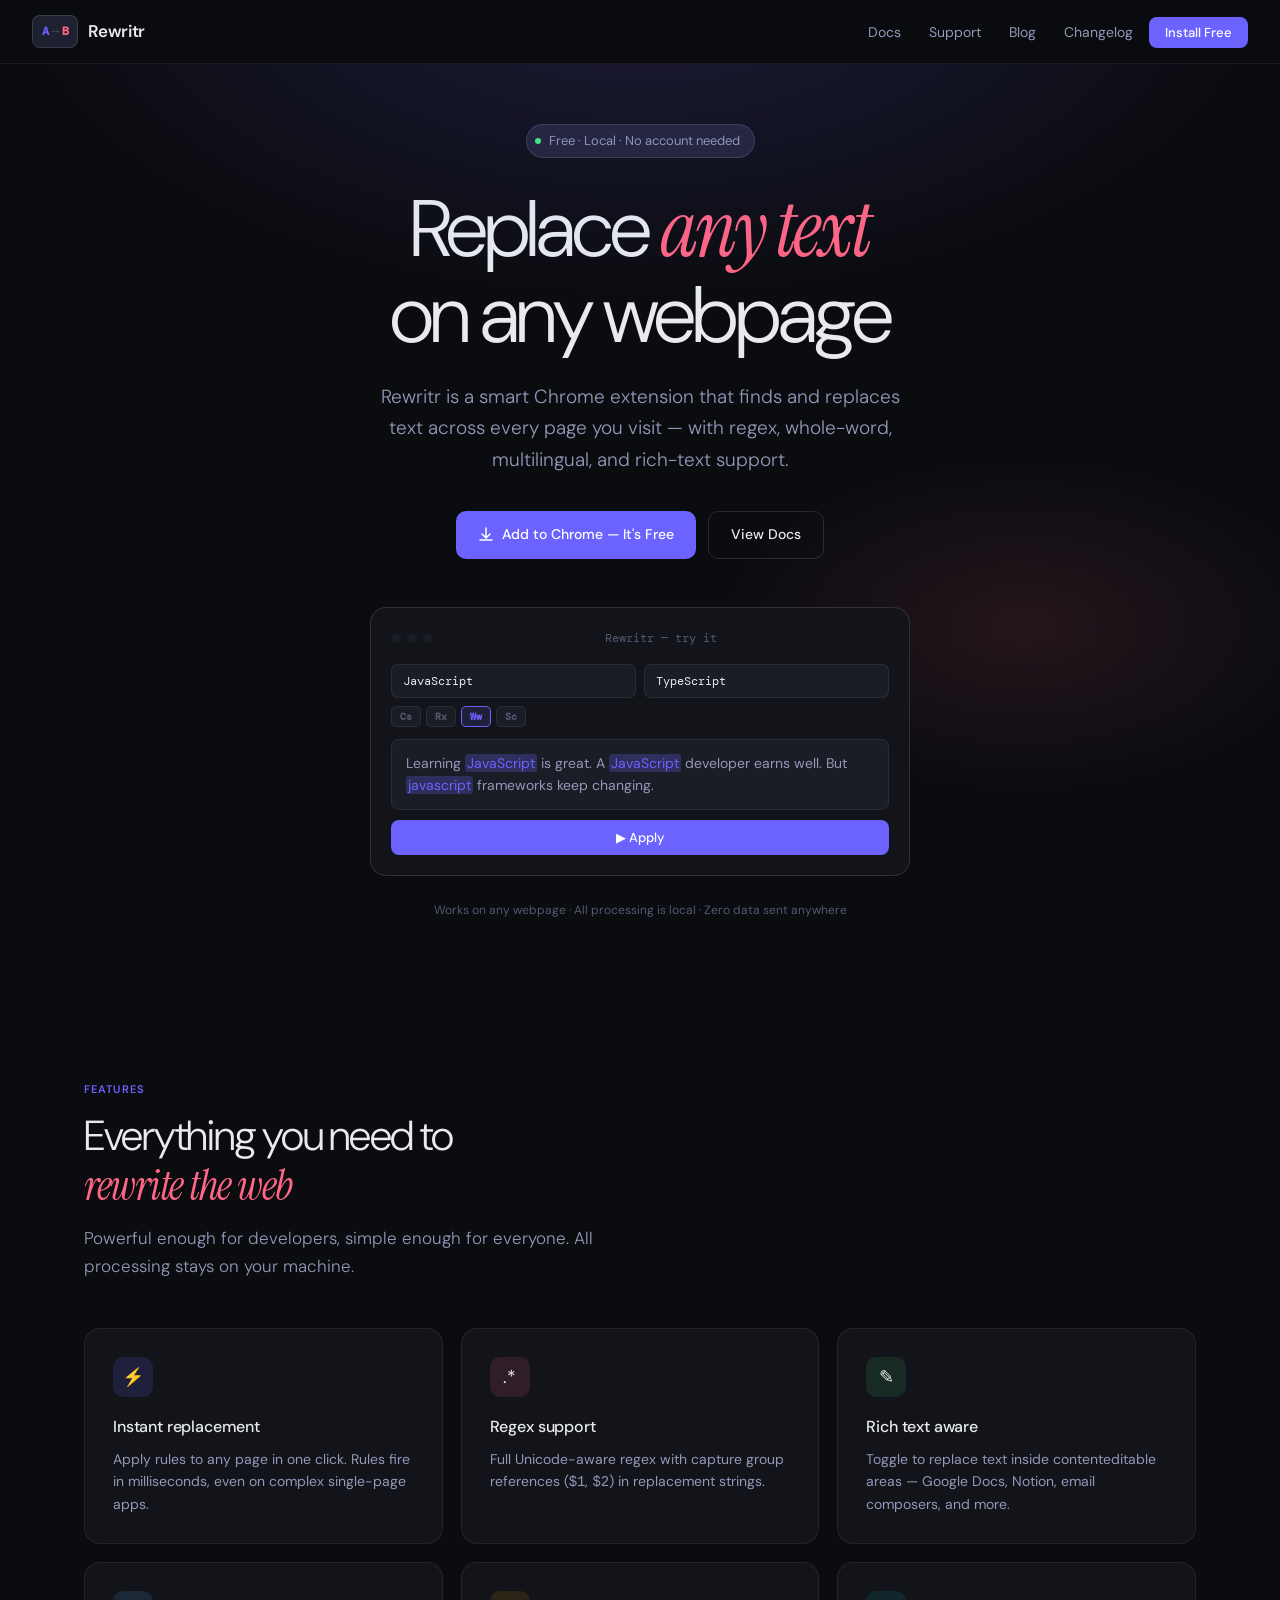
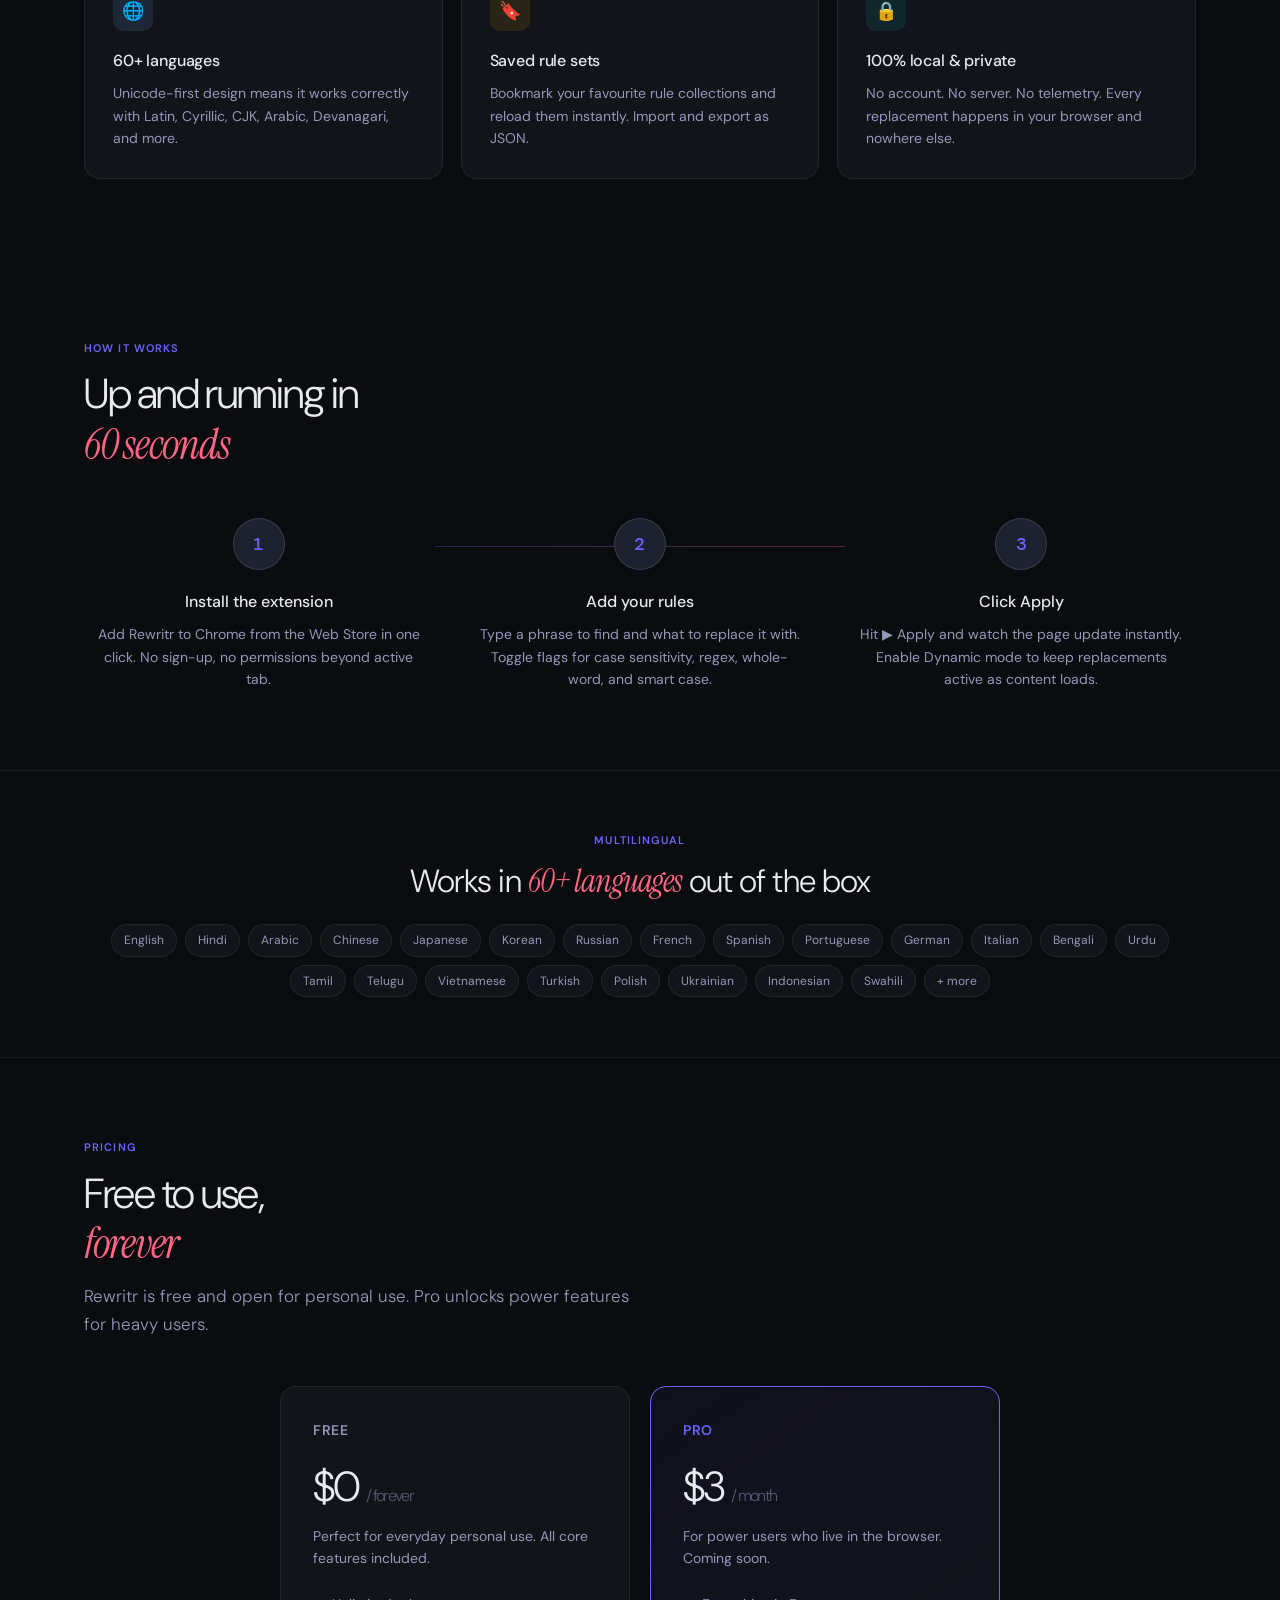
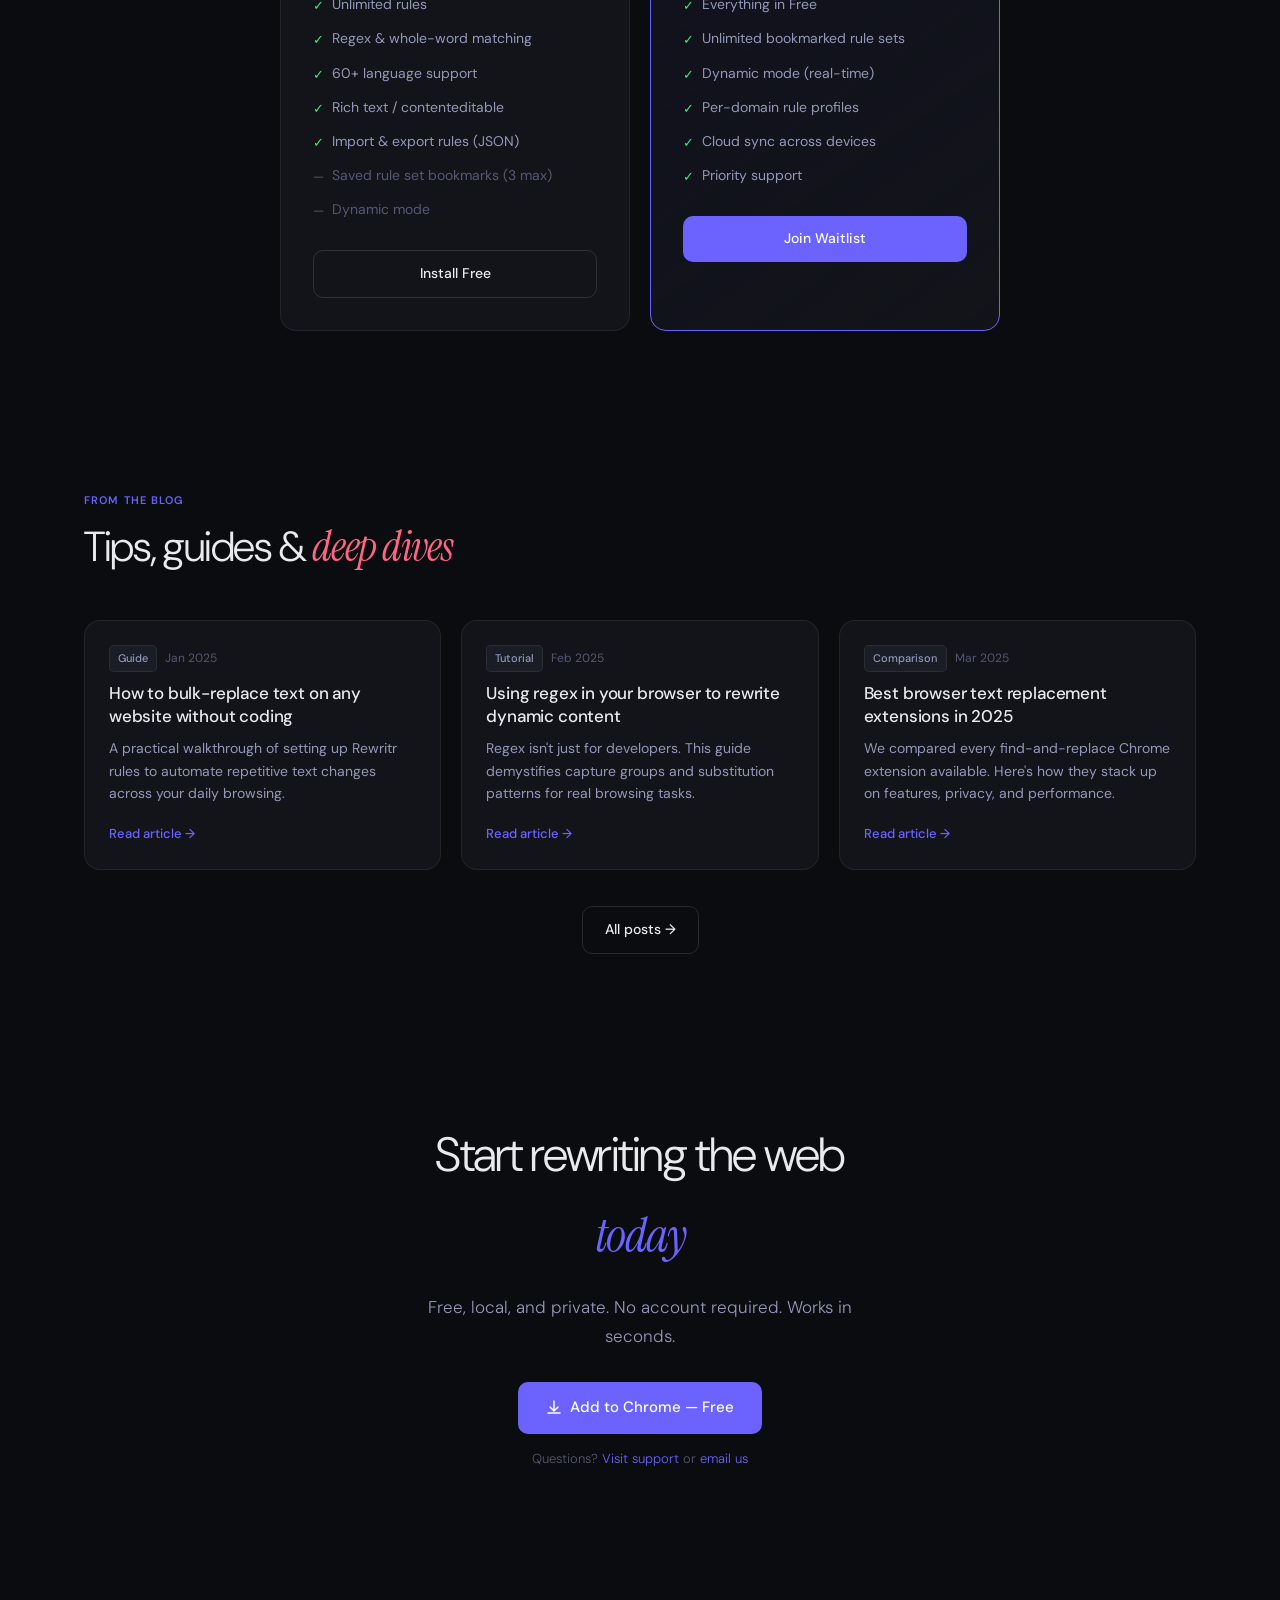
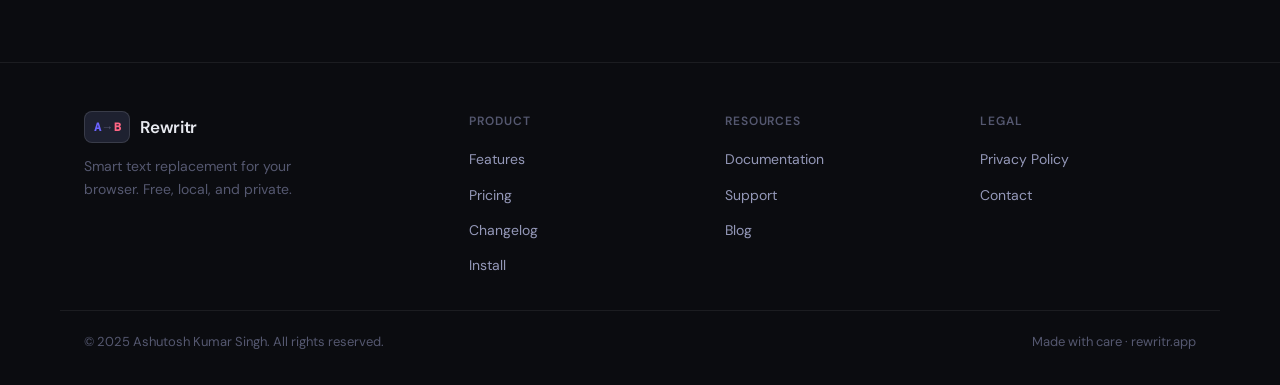
<file: index.html>
<!DOCTYPE html>
<html lang="en">
<head>
  <meta charset="UTF-8" />
  <meta name="viewport" content="width=device-width, initial-scale=1.0" />
  <title>Rewritr — Smart Text Replacement for Your Browser</title>
  <meta name="description" content="Rewritr is a free Chrome extension that lets you replace any text on any webpage in real time. Supports regex, case-sensitive, whole-word, rich-text, and 60+ languages." />
  <meta name="keywords" content="text replacement chrome extension, find and replace browser, bulk text replace, regex chrome extension, rewritr" />
  <link rel="canonical" href="https://rewritr.app/" />

  <!-- Open Graph -->
  <meta property="og:title" content="Rewritr — Smart Text Replacement for Your Browser" />
  <meta property="og:description" content="Replace any text on any webpage. Free Chrome extension with regex, multilingual, and rich-text support." />
  <meta property="og:type" content="website" />
  <meta property="og:url" content="https://rewritr.app/" />
  <meta property="og:image" content="https://rewritr.app/assets/og.png" />

  <!-- Twitter -->
  <meta name="twitter:card" content="summary_large_image" />
  <meta name="twitter:title" content="Rewritr — Smart Text Replacement for Your Browser" />
  <meta name="twitter:description" content="Replace any text on any webpage. Free Chrome extension." />
  <meta name="twitter:image" content="https://rewritr.app/assets/og.png" />

  <!-- LLM / AI discovery -->
  <meta name="robots" content="index, follow" />
  <link rel="alternate" type="application/rss+xml" title="Rewritr Blog" href="https://rewritr.app/blog/feed.xml" />

  <!-- Schema.org -->
  <script type="application/ld+json">
  {
    "@context": "https://schema.org",
    "@type": "SoftwareApplication",
    "name": "Rewritr",
    "operatingSystem": "Chrome",
    "applicationCategory": "BrowserExtension",
    "offers": { "@type": "Offer", "price": "0", "priceCurrency": "USD" },
    "description": "Smart text replacement Chrome extension supporting regex, multilingual, rich-text, and contenteditable fields.",
    "author": { "@type": "Person", "name": "Ashutosh Kumar Singh", "email": "ashutoshsingh5888@gmail.com" },
    "url": "https://rewritr.app"
  }
  </script>

  <link rel="stylesheet" href="css/style.css" />
  <style>
    /* ── HERO ────────────────────────────────────────────── */
    .hero {
      min-height: calc(100vh - var(--nav-h));
      display: flex;
      flex-direction: column;
      align-items: center;
      justify-content: center;
      text-align: center;
      padding: 60px 24px 80px;
      position: relative;
      overflow: hidden;
    }
    .hero::before {
      content: '';
      position: absolute;
      inset: 0;
      background:
        radial-gradient(ellipse 70% 50% at 50% -10%, rgba(108,99,255,0.18) 0%, transparent 70%),
        radial-gradient(ellipse 40% 30% at 80% 60%, rgba(255,101,132,0.1) 0%, transparent 60%);
      pointer-events: none;
    }
    .hero-eyebrow {
      display: inline-flex;
      align-items: center;
      gap: 8px;
      background: var(--surface);
      border: 1px solid var(--border2);
      border-radius: 99px;
      padding: 5px 14px 5px 8px;
      font-size: 13px;
      color: var(--text2);
      margin-bottom: 28px;
    }
    .hero-eyebrow .dot { width: 6px; height: 6px; border-radius: 50%; background: var(--accent3); display: inline-block; }
    .hero-title {
      font-size: clamp(42px, 7vw, 80px);
      font-weight: 300;
      letter-spacing: -0.04em;
      line-height: 1.08;
      max-width: 880px;
      margin-bottom: 22px;
    }
    .hero-title em { font-family: var(--serif); font-style: italic; color: var(--accent2); }
    .hero-sub {
      font-size: clamp(16px, 2vw, 19px);
      color: var(--text2);
      max-width: 520px;
      font-weight: 300;
      line-height: 1.65;
      margin-bottom: 36px;
    }
    .hero-actions { display: flex; gap: 12px; flex-wrap: wrap; justify-content: center; margin-bottom: 48px; }
    .hero-note { font-size: 12px; color: var(--text3); }

    /* ── DEMO WIDGET ─────────────────────────────────────── */
    .demo-widget {
      background: var(--bg2);
      border: 1px solid var(--border2);
      border-radius: 16px;
      padding: 20px;
      width: 100%;
      max-width: 540px;
      margin: 0 auto 24px;
      text-align: left;
      position: relative;
      z-index: 1;
    }
    .demo-topbar {
      display: flex;
      align-items: center;
      justify-content: space-between;
      margin-bottom: 16px;
    }
    .demo-dots { display: flex; gap: 6px; }
    .demo-dots span { width: 10px; height: 10px; border-radius: 50%; background: var(--bg3); }
    .demo-title-bar { font-size: 12px; color: var(--text3); font-family: var(--mono); }
    .demo-row {
      display: grid;
      grid-template-columns: 1fr 1fr;
      gap: 8px;
      margin-bottom: 8px;
    }
    .demo-input {
      background: var(--bg3);
      border: 1px solid var(--border);
      border-radius: 7px;
      padding: 8px 11px;
      font-family: var(--mono);
      font-size: 12px;
      color: var(--text);
      outline: none;
      width: 100%;
      transition: border-color 0.15s;
    }
    .demo-input:focus { border-color: var(--accent); }
    .demo-flags { display: flex; gap: 5px; margin-bottom: 12px; }
    .demo-flag {
      padding: 3px 8px;
      border-radius: 5px;
      font-family: var(--mono);
      font-size: 10px;
      font-weight: 600;
      border: 1px solid var(--border);
      color: var(--text3);
      background: var(--bg3);
      cursor: pointer;
      transition: all 0.12s;
    }
    .demo-flag.on { background: rgba(108,99,255,0.15); border-color: var(--accent); color: var(--accent); }
    .demo-preview {
      background: var(--bg3);
      border: 1px solid var(--border);
      border-radius: 8px;
      padding: 12px 14px;
      font-size: 14px;
      color: var(--text2);
      line-height: 1.6;
      min-height: 52px;
    }
    .demo-preview mark { background: rgba(108,99,255,0.25); color: var(--accent); border-radius: 3px; padding: 0 2px; }
    .demo-apply {
      width: 100%;
      margin-top: 10px;
      background: var(--accent);
      color: #fff;
      border: none;
      border-radius: 8px;
      padding: 9px;
      font-family: var(--font);
      font-size: 13px;
      font-weight: 500;
      cursor: pointer;
      transition: background 0.15s;
    }
    .demo-apply:hover { background: #7b74ff; }

    /* ── FEATURES ─────────────────────────────────────────── */
    .features { padding: 80px 0; }
    .features-grid {
      display: grid;
      grid-template-columns: repeat(3, 1fr);
      gap: 18px;
      margin-top: 48px;
    }
    .feat-card {
      background: var(--bg2);
      border: 1px solid var(--border);
      border-radius: var(--radius-lg);
      padding: 28px;
      transition: all 0.2s;
    }
    .feat-card:hover { border-color: var(--border2); transform: translateY(-2px); }
    .feat-icon {
      width: 40px;
      height: 40px;
      border-radius: 10px;
      display: flex;
      align-items: center;
      justify-content: center;
      font-size: 18px;
      margin-bottom: 16px;
    }
    .feat-icon-purple { background: rgba(108,99,255,0.15); }
    .feat-icon-pink { background: rgba(255,101,132,0.12); }
    .feat-icon-green { background: rgba(67,233,123,0.1); }
    .feat-icon-blue { background: rgba(100,180,255,0.12); }
    .feat-icon-amber { background: rgba(255,184,0,0.1); }
    .feat-icon-teal { background: rgba(0,210,190,0.1); }
    .feat-card h3 { font-size: 16px; font-weight: 500; margin-bottom: 8px; letter-spacing: -0.01em; }
    .feat-card p { font-size: 14px; color: var(--text2); line-height: 1.6; }

    /* ── HOW IT WORKS ─────────────────────────────────────── */
    .how { padding: 80px 0; }
    .steps {
      display: grid;
      grid-template-columns: repeat(3, 1fr);
      gap: 32px;
      margin-top: 48px;
      position: relative;
    }
    .steps::before {
      content: '';
      position: absolute;
      top: 28px;
      left: calc(33.33% - 20px);
      right: calc(33.33% - 20px);
      height: 1px;
      background: linear-gradient(90deg, var(--accent), var(--accent2));
      opacity: 0.3;
    }
    .step { text-align: center; padding: 0 12px; }
    .step-num {
      width: 52px;
      height: 52px;
      border-radius: 50%;
      background: var(--surface);
      border: 1px solid var(--border2);
      display: flex;
      align-items: center;
      justify-content: center;
      font-family: var(--mono);
      font-size: 18px;
      font-weight: 500;
      color: var(--accent);
      margin: 0 auto 18px;
      position: relative;
      z-index: 1;
    }
    .step h3 { font-size: 16px; font-weight: 500; margin-bottom: 8px; }
    .step p { font-size: 14px; color: var(--text2); line-height: 1.6; }

    /* ── LANG STRIP ───────────────────────────────────────── */
    .lang-strip { padding: 60px 0; border-top: 1px solid var(--border); border-bottom: 1px solid var(--border); }
    .lang-badges {
      display: flex;
      flex-wrap: wrap;
      gap: 8px;
      margin-top: 24px;
      justify-content: center;
    }
    .lang-badge {
      padding: 5px 12px;
      border-radius: 99px;
      border: 1px solid var(--border);
      font-size: 12px;
      color: var(--text2);
      background: var(--bg2);
    }

    /* ── PRICING ──────────────────────────────────────────── */
    .pricing { padding: 80px 0; }
    .pricing-grid {
      display: grid;
      grid-template-columns: 1fr 1fr;
      gap: 20px;
      max-width: 720px;
      margin: 48px auto 0;
    }
    .pricing-card {
      background: var(--bg2);
      border: 1px solid var(--border);
      border-radius: var(--radius-lg);
      padding: 32px;
    }
    .pricing-card.featured {
      border-color: var(--accent);
      background: linear-gradient(145deg, rgba(108,99,255,0.06), var(--bg2));
    }
    .pricing-name { font-size: 14px; font-weight: 600; letter-spacing: 0.04em; text-transform: uppercase; color: var(--text2); margin-bottom: 8px; }
    .pricing-price { font-size: 42px; font-weight: 300; letter-spacing: -0.04em; margin-bottom: 4px; }
    .pricing-price span { font-size: 16px; color: var(--text3); }
    .pricing-desc { font-size: 14px; color: var(--text2); margin-bottom: 24px; line-height: 1.55; }
    .pricing-list { list-style: none; display: flex; flex-direction: column; gap: 10px; margin-bottom: 28px; }
    .pricing-list li { font-size: 14px; color: var(--text2); display: flex; align-items: flex-start; gap: 8px; }
    .pricing-list li::before { content: '✓'; color: var(--accent3); flex-shrink: 0; font-size: 13px; margin-top: 2px; }
    .pricing-list li.dim::before { content: '—'; color: var(--text3); }
    .pricing-list li.dim { color: var(--text3); }

    /* ── BLOGS PREVIEW ────────────────────────────────────── */
    .blog-preview { padding: 80px 0; }
    .blog-cards {
      display: grid;
      grid-template-columns: repeat(3, 1fr);
      gap: 20px;
      margin-top: 48px;
    }
    .blog-card {
      background: var(--bg2);
      border: 1px solid var(--border);
      border-radius: var(--radius-lg);
      overflow: hidden;
      transition: all 0.2s;
      display: flex;
      flex-direction: column;
    }
    .blog-card:hover { border-color: var(--border2); transform: translateY(-2px); }
    .blog-card-body { padding: 24px; flex: 1; display: flex; flex-direction: column; }
    .blog-card-meta { font-size: 12px; color: var(--text3); margin-bottom: 10px; display: flex; align-items: center; gap: 8px; }
    .blog-card h3 { font-size: 17px; font-weight: 500; line-height: 1.35; letter-spacing: -0.01em; margin-bottom: 10px; }
    .blog-card p { font-size: 14px; color: var(--text2); line-height: 1.6; flex: 1; }
    .blog-card-link {
      display: inline-flex;
      align-items: center;
      gap: 5px;
      font-size: 13px;
      color: var(--accent);
      margin-top: 18px;
      font-weight: 500;
    }

    /* ── CTA STRIP ────────────────────────────────────────── */
    .cta-strip {
      padding: 80px 0;
      text-align: center;
    }
    .cta-strip h2 { font-size: clamp(28px, 4vw, 48px); font-weight: 300; letter-spacing: -0.03em; margin-bottom: 16px; }
    .cta-strip h2 em { font-family: var(--serif); font-style: italic; color: var(--accent); }
    .cta-strip p { font-size: 17px; color: var(--text2); max-width: 440px; margin: 0 auto 32px; font-weight: 300; }

    /* ── REVEAL ANIMATIONS ───────────────────────────────── */
    [data-reveal] { opacity: 0; transform: translateY(20px); transition: opacity 0.55s ease, transform 0.55s ease; }
    [data-reveal].revealed { opacity: 1; transform: none; }
    [data-reveal-delay="1"] { transition-delay: 0.1s; }
    [data-reveal-delay="2"] { transition-delay: 0.2s; }
    [data-reveal-delay="3"] { transition-delay: 0.3s; }

    @media (max-width: 900px) {
      .features-grid { grid-template-columns: 1fr 1fr; }
      .steps { grid-template-columns: 1fr; }
      .steps::before { display: none; }
      .blog-cards { grid-template-columns: 1fr; }
      .pricing-grid { grid-template-columns: 1fr; }
    }
    @media (max-width: 640px) {
      .features-grid { grid-template-columns: 1fr; }
      .hero-actions { flex-direction: column; align-items: center; }
    }
  </style>
</head>
<body>

<!-- ── NAV ─────────────────────────────────────────────── -->
<nav class="nav" role="navigation" aria-label="Main navigation">
  <a href="/" class="nav-logo" aria-label="Rewritr home">
    <div class="nav-logo-mark">
      <span class="nav-logo-a">A</span><span class="nav-logo-arr">→</span><span class="nav-logo-b">B</span>
    </div>
    Rewritr
  </a>
  <ul class="nav-links" role="list">
    <li><a href="docs/">Docs</a></li>
    <li><a href="support/">Support</a></li>
    <li><a href="blog/">Blog</a></li>
    <li><a href="changelog/">Changelog</a></li>
    <li><a href="#install" class="nav-cta">Install Free</a></li>
  </ul>
  <button class="nav-hamburger" aria-label="Toggle menu" aria-expanded="false">
    <span></span><span></span><span></span>
  </button>
</nav>

<!-- ── HERO ─────────────────────────────────────────────── -->
<main class="page">
<section class="hero">
  <div class="hero-eyebrow">
    <span class="dot"></span>
    Free · Local · No account needed
  </div>
  <h1 class="hero-title">
    Replace <em>any text</em><br>on any webpage
  </h1>
  <p class="hero-sub">
    Rewritr is a smart Chrome extension that finds and replaces text across every page you visit — with regex, whole-word, multilingual, and rich-text support.
  </p>
  <div class="hero-actions">
    <a href="#install" class="btn btn-primary">
      <svg width="16" height="16" viewBox="0 0 16 16" fill="none"><path d="M8 1v9M4 7l4 4 4-4M2 13h12" stroke="currentColor" stroke-width="1.5" stroke-linecap="round"/></svg>
      Add to Chrome — It's Free
    </a>
    <a href="docs/" class="btn btn-outline">View Docs</a>
  </div>

  <!-- Live demo widget -->
  <div class="demo-widget" role="region" aria-label="Interactive demo">
    <div class="demo-topbar">
      <div class="demo-dots"><span></span><span></span><span></span></div>
      <span class="demo-title-bar">Rewritr — try it</span>
      <span></span>
    </div>
    <div class="demo-row">
      <input class="demo-input" id="demoFind" placeholder="Find…" value="JavaScript" aria-label="Find text" />
      <input class="demo-input" id="demoReplace" placeholder="Replace with…" value="TypeScript" aria-label="Replace with" />
    </div>
    <div class="demo-flags">
      <button class="demo-flag" data-flag="cs" title="Case Sensitive">Cs</button>
      <button class="demo-flag" data-flag="rx" title="Regex Mode">Rx</button>
      <button class="demo-flag on" data-flag="ww" title="Whole Word">Ww</button>
      <button class="demo-flag" data-flag="sc" title="Smart Case">Sc</button>
    </div>
    <div class="demo-preview" id="demoPreview" aria-live="polite">
      Learning <mark>JavaScript</mark> is great. A <mark>JavaScript</mark> developer earns well. But javascript frameworks keep changing.
    </div>
    <button class="demo-apply" id="demoApply">▶ Apply</button>
  </div>
  <p class="hero-note">Works on any webpage · All processing is local · Zero data sent anywhere</p>
</section>

<!-- ── FEATURES ─────────────────────────────────────────── -->
<section class="features" aria-labelledby="features-title">
  <div class="container">
    <div class="section-label">Features</div>
    <h2 class="section-title" id="features-title">Everything you need to<br><em>rewrite the web</em></h2>
    <p class="section-sub">Powerful enough for developers, simple enough for everyone. All processing stays on your machine.</p>

    <div class="features-grid">
      <article class="feat-card" data-reveal>
        <div class="feat-icon feat-icon-purple">⚡</div>
        <h3>Instant replacement</h3>
        <p>Apply rules to any page in one click. Rules fire in milliseconds, even on complex single-page apps.</p>
      </article>
      <article class="feat-card" data-reveal data-reveal-delay="1">
        <div class="feat-icon feat-icon-pink">.*</div>
        <h3>Regex support</h3>
        <p>Full Unicode-aware regex with capture group references (<code>$1</code>, <code>$2</code>) in replacement strings.</p>
      </article>
      <article class="feat-card" data-reveal data-reveal-delay="2">
        <div class="feat-icon feat-icon-green">✎</div>
        <h3>Rich text aware</h3>
        <p>Toggle to replace text inside contenteditable areas — Google Docs, Notion, email composers, and more.</p>
      </article>
      <article class="feat-card" data-reveal>
        <div class="feat-icon feat-icon-blue">🌐</div>
        <h3>60+ languages</h3>
        <p>Unicode-first design means it works correctly with Latin, Cyrillic, CJK, Arabic, Devanagari, and more.</p>
      </article>
      <article class="feat-card" data-reveal data-reveal-delay="1">
        <div class="feat-icon feat-icon-amber">🔖</div>
        <h3>Saved rule sets</h3>
        <p>Bookmark your favourite rule collections and reload them instantly. Import and export as JSON.</p>
      </article>
      <article class="feat-card" data-reveal data-reveal-delay="2">
        <div class="feat-icon feat-icon-teal">🔒</div>
        <h3>100% local &amp; private</h3>
        <p>No account. No server. No telemetry. Every replacement happens in your browser and nowhere else.</p>
      </article>
    </div>
  </div>
</section>

<!-- ── HOW IT WORKS ─────────────────────────────────────── -->
<section class="how" aria-labelledby="how-title">
  <div class="container">
    <div class="section-label">How it works</div>
    <h2 class="section-title" id="how-title">Up and running in<br><em>60 seconds</em></h2>
    <div class="steps">
      <div class="step" data-reveal>
        <div class="step-num">1</div>
        <h3>Install the extension</h3>
        <p>Add Rewritr to Chrome from the Web Store in one click. No sign-up, no permissions beyond active tab.</p>
      </div>
      <div class="step" data-reveal data-reveal-delay="1">
        <div class="step-num">2</div>
        <h3>Add your rules</h3>
        <p>Type a phrase to find and what to replace it with. Toggle flags for case sensitivity, regex, whole-word, and smart case.</p>
      </div>
      <div class="step" data-reveal data-reveal-delay="2">
        <div class="step-num">3</div>
        <h3>Click Apply</h3>
        <p>Hit ▶ Apply and watch the page update instantly. Enable Dynamic mode to keep replacements active as content loads.</p>
      </div>
    </div>
  </div>
</section>

<!-- ── LANGUAGE STRIP ───────────────────────────────────── -->
<section class="lang-strip" aria-label="Supported languages">
  <div class="container" style="text-align:center">
    <p class="section-label">Multilingual</p>
    <h2 class="section-title" style="font-size:clamp(22px,3vw,32px)">Works in <em>60+ languages</em> out of the box</h2>
    <div class="lang-badges" role="list" aria-label="Supported languages list">
      <span class="lang-badge" role="listitem">English</span><span class="lang-badge" role="listitem">Hindi</span><span class="lang-badge" role="listitem">Arabic</span><span class="lang-badge" role="listitem">Chinese</span><span class="lang-badge" role="listitem">Japanese</span><span class="lang-badge" role="listitem">Korean</span><span class="lang-badge" role="listitem">Russian</span><span class="lang-badge" role="listitem">French</span><span class="lang-badge" role="listitem">Spanish</span><span class="lang-badge" role="listitem">Portuguese</span><span class="lang-badge" role="listitem">German</span><span class="lang-badge" role="listitem">Italian</span><span class="lang-badge" role="listitem">Bengali</span><span class="lang-badge" role="listitem">Urdu</span><span class="lang-badge" role="listitem">Tamil</span><span class="lang-badge" role="listitem">Telugu</span><span class="lang-badge" role="listitem">Vietnamese</span><span class="lang-badge" role="listitem">Turkish</span><span class="lang-badge" role="listitem">Polish</span><span class="lang-badge" role="listitem">Ukrainian</span><span class="lang-badge" role="listitem">Indonesian</span><span class="lang-badge" role="listitem">Swahili</span><span class="lang-badge" role="listitem">+ more</span>
    </div>
  </div>
</section>

<!-- ── PRICING ──────────────────────────────────────────── -->
<section class="pricing" id="pricing" aria-labelledby="pricing-title">
  <div class="container">
    <div class="section-label">Pricing</div>
    <h2 class="section-title" id="pricing-title">Free to use,<br><em>forever</em></h2>
    <p class="section-sub">Rewritr is free and open for personal use. Pro unlocks power features for heavy users.</p>
    <div class="pricing-grid">
      <div class="pricing-card">
        <div class="pricing-name">Free</div>
        <div class="pricing-price">$0 <span>/ forever</span></div>
        <p class="pricing-desc">Perfect for everyday personal use. All core features included.</p>
        <ul class="pricing-list">
          <li>Unlimited rules</li>
          <li>Regex &amp; whole-word matching</li>
          <li>60+ language support</li>
          <li>Rich text / contenteditable</li>
          <li>Import &amp; export rules (JSON)</li>
          <li class="dim">Saved rule set bookmarks (3 max)</li>
          <li class="dim">Dynamic mode</li>
        </ul>
        <a href="#install" class="btn btn-outline" style="width:100%;justify-content:center">Install Free</a>
      </div>
      <div class="pricing-card featured">
        <div class="pricing-name" style="color:var(--accent)">Pro</div>
        <div class="pricing-price">$3 <span>/ month</span></div>
        <p class="pricing-desc">For power users who live in the browser. Coming soon.</p>
        <ul class="pricing-list">
          <li>Everything in Free</li>
          <li>Unlimited bookmarked rule sets</li>
          <li>Dynamic mode (real-time)</li>
          <li>Per-domain rule profiles</li>
          <li>Cloud sync across devices</li>
          <li>Priority support</li>
        </ul>
        <a href="mailto:ashutoshsingh5888@gmail.com?subject=Rewritr Pro — waitlist" class="btn btn-primary" style="width:100%;justify-content:center">Join Waitlist</a>
      </div>
    </div>
  </div>
</section>

<!-- ── BLOG PREVIEW ─────────────────────────────────────── -->
<section class="blog-preview" aria-labelledby="blog-preview-title">
  <div class="container">
    <div class="section-label">From the blog</div>
    <h2 class="section-title" id="blog-preview-title">Tips, guides &amp; <em>deep dives</em></h2>
    <div class="blog-cards">
      <article class="blog-card" data-reveal>
        <div class="blog-card-body">
          <div class="blog-card-meta">
            <span class="tag">Guide</span>
            <span>Jan 2025</span>
          </div>
          <h3>How to bulk-replace text on any website without coding</h3>
          <p>A practical walkthrough of setting up Rewritr rules to automate repetitive text changes across your daily browsing.</p>
          <a href="blog/bulk-replace-text-browser.html" class="blog-card-link">Read article →</a>
        </div>
      </article>
      <article class="blog-card" data-reveal data-reveal-delay="1">
        <div class="blog-card-body">
          <div class="blog-card-meta">
            <span class="tag">Tutorial</span>
            <span>Feb 2025</span>
          </div>
          <h3>Using regex in your browser to rewrite dynamic content</h3>
          <p>Regex isn't just for developers. This guide demystifies capture groups and substitution patterns for real browsing tasks.</p>
          <a href="blog/regex-browser-text-replacement.html" class="blog-card-link">Read article →</a>
        </div>
      </article>
      <article class="blog-card" data-reveal data-reveal-delay="2">
        <div class="blog-card-body">
          <div class="blog-card-meta">
            <span class="tag">Comparison</span>
            <span>Mar 2025</span>
          </div>
          <h3>Best browser text replacement extensions in 2025</h3>
          <p>We compared every find-and-replace Chrome extension available. Here's how they stack up on features, privacy, and performance.</p>
          <a href="blog/best-text-replacement-extensions-2025.html" class="blog-card-link">Read article →</a>
        </div>
      </article>
    </div>
    <div style="text-align:center;margin-top:36px">
      <a href="blog/" class="btn btn-outline">All posts →</a>
    </div>
  </div>
</section>

<!-- ── CTA ──────────────────────────────────────────────── -->
<section class="cta-strip" id="install" aria-labelledby="cta-title">
  <div class="container">
    <h2 id="cta-title">Start rewriting the web<br><em>today</em></h2>
    <p>Free, local, and private. No account required. Works in seconds.</p>
    <a href="#install" class="btn btn-primary" style="font-size:15px;padding:13px 28px">
      <svg width="16" height="16" viewBox="0 0 16 16" fill="none"><path d="M8 1v9M4 7l4 4 4-4M2 13h12" stroke="currentColor" stroke-width="1.5" stroke-linecap="round"/></svg>
      Add to Chrome — Free
    </a>
    <p style="margin-top:14px;font-size:13px;color:var(--text3)">
      Questions? <a href="support/" style="color:var(--accent)">Visit support</a> or <a href="mailto:ashutoshsingh5888@gmail.com" style="color:var(--accent)">email us</a>
    </p>
  </div>
</section>
</main>

<!-- ── FOOTER ───────────────────────────────────────────── -->
<footer class="footer" role="contentinfo">
  <div class="footer-inner">
    <div class="footer-brand">
      <a href="/" class="nav-logo" style="display:inline-flex">
        <div class="nav-logo-mark">
          <span class="nav-logo-a">A</span><span class="nav-logo-arr">→</span><span class="nav-logo-b">B</span>
        </div>
        Rewritr
      </a>
      <p>Smart text replacement for your browser. Free, local, and private.</p>
    </div>
    <div class="footer-col">
      <h4>Product</h4>
      <ul>
        <li><a href="#features">Features</a></li>
        <li><a href="#pricing">Pricing</a></li>
        <li><a href="changelog/">Changelog</a></li>
        <li><a href="#install">Install</a></li>
      </ul>
    </div>
    <div class="footer-col">
      <h4>Resources</h4>
      <ul>
        <li><a href="docs/">Documentation</a></li>
        <li><a href="support/">Support</a></li>
        <li><a href="blog/">Blog</a></li>
      </ul>
    </div>
    <div class="footer-col">
      <h4>Legal</h4>
      <ul>
        <li><a href="privacy/">Privacy Policy</a></li>
        <li><a href="mailto:ashutoshsingh5888@gmail.com">Contact</a></li>
      </ul>
    </div>
  </div>
  <div class="footer-bottom">
    <span>© 2025 Ashutosh Kumar Singh. All rights reserved.</span>
    <span>Made with care · rewritr.app</span>
  </div>
</footer>

<script src="js/main.js"></script>
<script>
  // Live demo logic
  const findEl = document.getElementById('demoFind');
  const replaceEl = document.getElementById('demoReplace');
  const preview = document.getElementById('demoPreview');
  const applyBtn = document.getElementById('demoApply');
  const flags = {};
  const originalText = 'Learning JavaScript is great. A JavaScript developer earns well. But javascript frameworks keep changing.';

  document.querySelectorAll('.demo-flag').forEach(btn => {
    btn.addEventListener('click', () => {
      btn.classList.toggle('on');
      flags[btn.dataset.flag] = btn.classList.contains('on');
      updatePreview();
    });
  });

  function updatePreview() {
    const find = findEl.value.trim();
    if (!find) { preview.innerHTML = originalText; return; }
    let pattern;
    try {
      const escaped = flags.rx ? find : find.replace(/[.*+?^${}()|[\]\\]/g, '\\$&');
      const bounded = flags.ww ? `(?<![\\p{L}\\p{N}_])${escaped}(?![\\p{L}\\p{N}_])` : escaped;
      const f = 'g' + (flags.cs ? '' : 'i') + 'u';
      pattern = new RegExp(bounded, f);
    } catch { preview.innerHTML = originalText; return; }
    const html = originalText.replace(pattern, m => `<mark>${m}</mark>`);
    preview.innerHTML = html;
  }

  applyBtn.addEventListener('click', () => {
    const find = findEl.value.trim();
    const rep = replaceEl.value;
    if (!find) return;
    let pattern;
    try {
      const escaped = flags.rx ? find : find.replace(/[.*+?^${}()|[\]\\]/g, '\\$&');
      const bounded = flags.ww ? `(?<![\\p{L}\\p{N}_])${escaped}(?![\\p{L}\\p{N}_])` : escaped;
      const f = 'g' + (flags.cs ? '' : 'i') + 'u';
      pattern = new RegExp(bounded, f);
    } catch { return; }
    const applied = originalText.replace(pattern, rep);
    preview.textContent = applied;
    applyBtn.textContent = '✓ Applied!';
    setTimeout(() => { applyBtn.textContent = '▶ Apply'; updatePreview(); }, 1800);
  });

  [findEl, replaceEl].forEach(el => el.addEventListener('input', updatePreview));
  updatePreview();
</script>
</body>
</html>
</file>
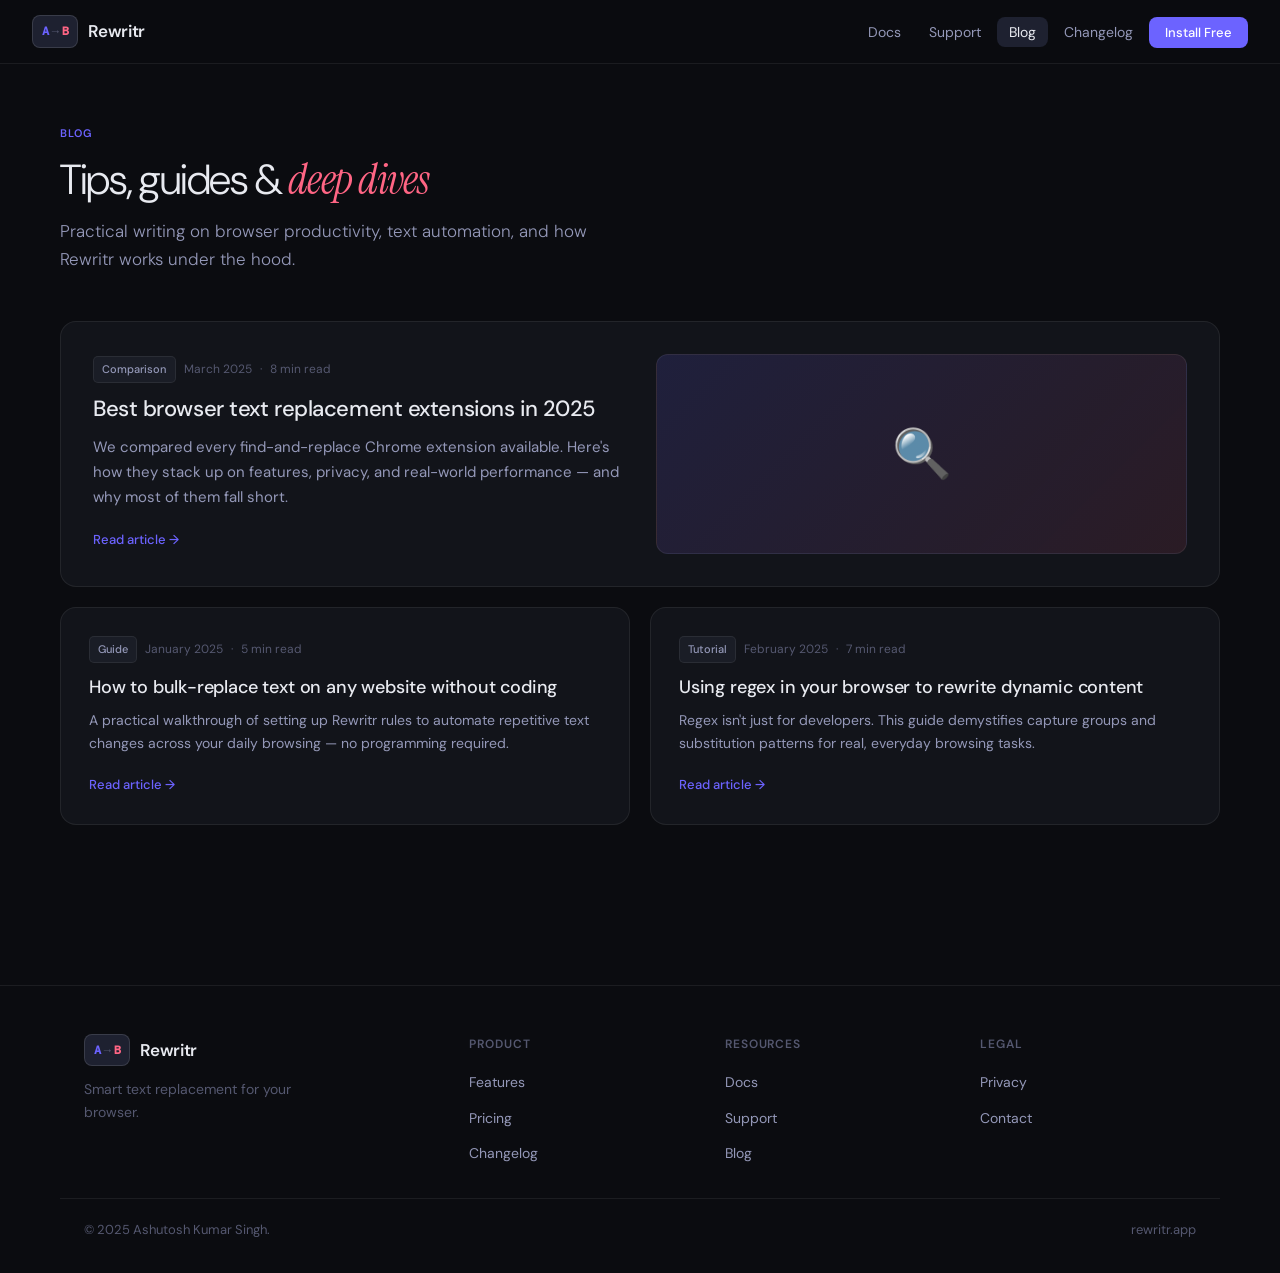
<file: blog/index.html>
<!DOCTYPE html>
<html lang="en">
<head>
  <meta charset="UTF-8" />
  <meta name="viewport" content="width=device-width, initial-scale=1.0" />
  <title>Blog — Rewritr</title>
  <meta name="description" content="Tips, tutorials, and deep dives on browser text replacement, regex, productivity, and the web." />
  <link rel="canonical" href="https://rewritr.app/blog/" />
  <link rel="alternate" type="application/rss+xml" title="Rewritr Blog" href="https://rewritr.app/blog/feed.xml" />
  <link rel="stylesheet" href="../css/style.css" />
  <style>
    .blog-index { padding: 60px 0 80px; }
    .blog-grid { display: grid; grid-template-columns: repeat(2, 1fr); gap: 20px; margin-top: 48px; }
    .blog-card-lg {
      background: var(--bg2);
      border: 1px solid var(--border);
      border-radius: var(--radius-lg);
      padding: 32px;
      grid-column: 1 / -1;
      display: grid;
      grid-template-columns: 1fr 1fr;
      gap: 32px;
      align-items: center;
      transition: border-color 0.2s;
    }
    .blog-card-lg:hover { border-color: var(--border2); }
    .blog-card-sm {
      background: var(--bg2);
      border: 1px solid var(--border);
      border-radius: var(--radius-lg);
      padding: 28px;
      display: flex;
      flex-direction: column;
      transition: all 0.2s;
    }
    .blog-card-sm:hover { border-color: var(--border2); transform: translateY(-2px); }
    .blog-meta { font-size: 12px; color: var(--text3); margin-bottom: 12px; display: flex; align-items: center; gap: 8px; }
    .blog-title { font-size: 22px; font-weight: 500; letter-spacing: -0.02em; line-height: 1.3; margin-bottom: 12px; color: var(--text); }
    .blog-title-sm { font-size: 18px; font-weight: 500; letter-spacing: -0.01em; line-height: 1.35; margin-bottom: 10px; color: var(--text); }
    .blog-excerpt { font-size: 15px; color: var(--text2); line-height: 1.65; flex: 1; }
    .blog-excerpt-sm { font-size: 14px; color: var(--text2); line-height: 1.6; flex: 1; }
    .blog-link { display: inline-flex; align-items: center; gap: 5px; font-size: 13px; color: var(--accent); font-weight: 500; margin-top: 20px; }
    .blog-art {
      background: linear-gradient(135deg, rgba(108,99,255,0.15), rgba(255,101,132,0.1));
      border: 1px solid var(--border);
      border-radius: 12px;
      height: 200px;
      display: flex;
      align-items: center;
      justify-content: center;
      font-size: 48px;
    }
    @media (max-width: 700px) {
      .blog-grid { grid-template-columns: 1fr; }
      .blog-card-lg { grid-template-columns: 1fr; }
      .blog-art { display: none; }
    }
  </style>
</head>
<body>

<nav class="nav" role="navigation" aria-label="Main navigation">
  <a href="/" class="nav-logo"><div class="nav-logo-mark"><span class="nav-logo-a">A</span><span class="nav-logo-arr">→</span><span class="nav-logo-b">B</span></div>Rewritr</a>
  <ul class="nav-links" role="list">
    <li><a href="/docs/">Docs</a></li>
    <li><a href="/support/">Support</a></li>
    <li><a href="/blog/" class="active">Blog</a></li>
    <li><a href="/changelog/">Changelog</a></li>
    <li><a href="/#install" class="nav-cta">Install Free</a></li>
  </ul>
  <button class="nav-hamburger" aria-label="Toggle menu" aria-expanded="false"><span></span><span></span><span></span></button>
</nav>

<div class="page">
  <div class="container blog-index">
    <div class="section-label">Blog</div>
    <h1 class="section-title">Tips, guides &amp; <em>deep dives</em></h1>
    <p class="section-sub">Practical writing on browser productivity, text automation, and how Rewritr works under the hood.</p>

    <div class="blog-grid">

      <!-- Featured post -->
      <a href="best-text-replacement-extensions-2025.html" class="blog-card-lg" style="text-decoration:none">
        <div>
          <div class="blog-meta">
            <span class="tag">Comparison</span>
            <span>March 2025</span>
            <span>·</span>
            <span>8 min read</span>
          </div>
          <h2 class="blog-title">Best browser text replacement extensions in 2025</h2>
          <p class="blog-excerpt">We compared every find-and-replace Chrome extension available. Here's how they stack up on features, privacy, and real-world performance — and why most of them fall short.</p>
          <span class="blog-link">Read article →</span>
        </div>
        <div class="blog-art" aria-hidden="true">🔍</div>
      </a>

      <!-- Post 2 -->
      <a href="bulk-replace-text-browser.html" class="blog-card-sm" style="text-decoration:none">
        <div class="blog-meta">
          <span class="tag">Guide</span>
          <span>January 2025</span>
          <span>·</span>
          <span>5 min read</span>
        </div>
        <h2 class="blog-title-sm">How to bulk-replace text on any website without coding</h2>
        <p class="blog-excerpt-sm">A practical walkthrough of setting up Rewritr rules to automate repetitive text changes across your daily browsing — no programming required.</p>
        <span class="blog-link">Read article →</span>
      </a>

      <!-- Post 3 -->
      <a href="regex-browser-text-replacement.html" class="blog-card-sm" style="text-decoration:none">
        <div class="blog-meta">
          <span class="tag">Tutorial</span>
          <span>February 2025</span>
          <span>·</span>
          <span>7 min read</span>
        </div>
        <h2 class="blog-title-sm">Using regex in your browser to rewrite dynamic content</h2>
        <p class="blog-excerpt-sm">Regex isn't just for developers. This guide demystifies capture groups and substitution patterns for real, everyday browsing tasks.</p>
        <span class="blog-link">Read article →</span>
      </a>

    </div>
  </div>
</div>

<footer class="footer" role="contentinfo">
  <div class="footer-inner">
    <div class="footer-brand"><a href="/" class="nav-logo" style="display:inline-flex"><div class="nav-logo-mark"><span class="nav-logo-a">A</span><span class="nav-logo-arr">→</span><span class="nav-logo-b">B</span></div>Rewritr</a><p>Smart text replacement for your browser.</p></div>
    <div class="footer-col"><h4>Product</h4><ul><li><a href="/#features">Features</a></li><li><a href="/#pricing">Pricing</a></li><li><a href="/changelog/">Changelog</a></li></ul></div>
    <div class="footer-col"><h4>Resources</h4><ul><li><a href="/docs/">Docs</a></li><li><a href="/support/">Support</a></li><li><a href="/blog/">Blog</a></li></ul></div>
    <div class="footer-col"><h4>Legal</h4><ul><li><a href="/privacy/">Privacy</a></li><li><a href="mailto:ashutoshsingh5888@gmail.com">Contact</a></li></ul></div>
  </div>
  <div class="footer-bottom"><span>© 2025 Ashutosh Kumar Singh.</span><span>rewritr.app</span></div>
</footer>
<script src="../js/main.js"></script>
</body>
</html>
</file>
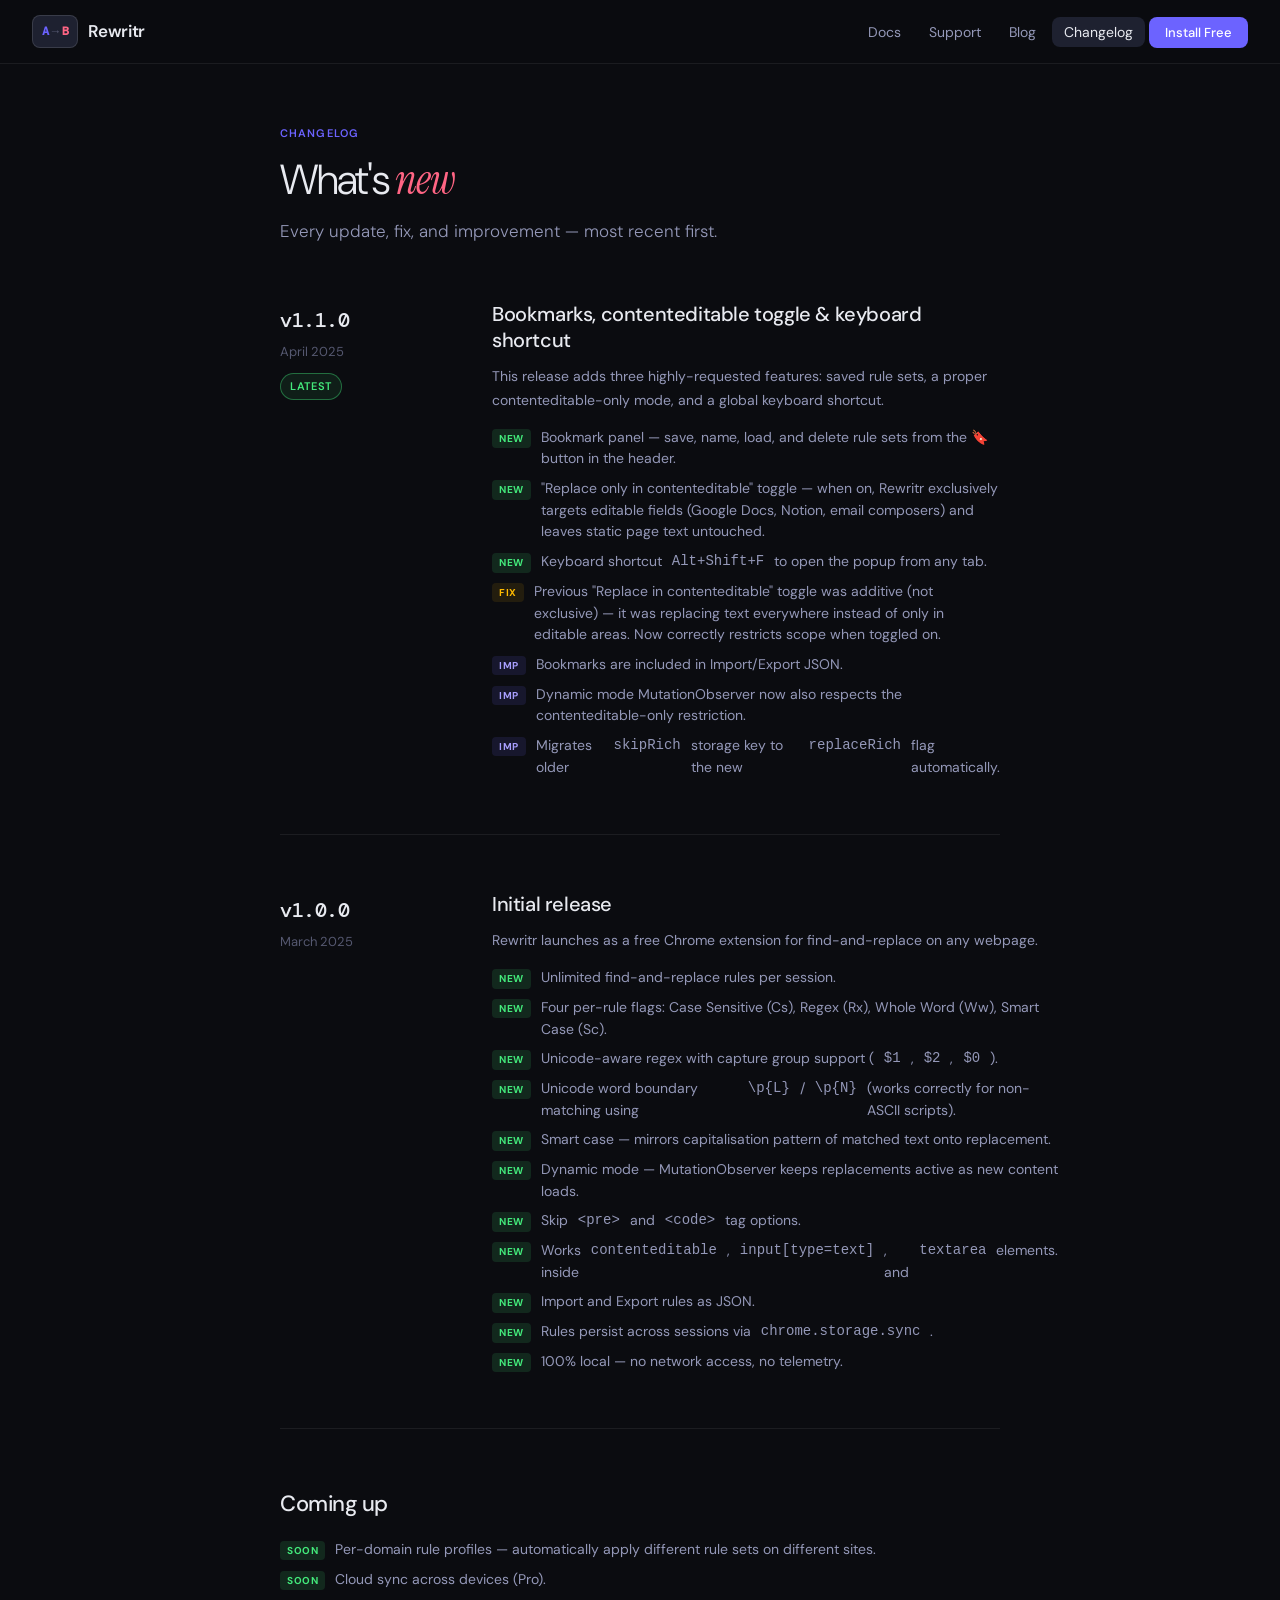
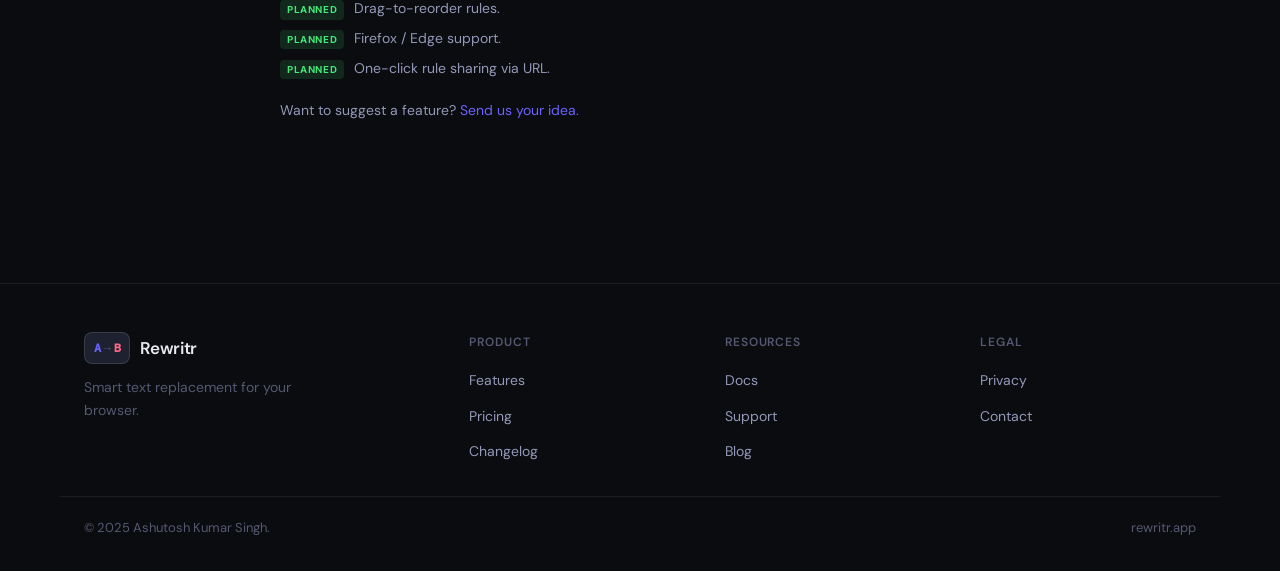
<file: changelog/index.html>
<!DOCTYPE html>
<html lang="en">
<head>
  <meta charset="UTF-8" />
  <meta name="viewport" content="width=device-width, initial-scale=1.0" />
  <title>Changelog — Rewritr</title>
  <meta name="description" content="Rewritr version history and release notes. See what's new, what's fixed, and what's coming next." />
  <link rel="canonical" href="https://rewritr.app/changelog/" />
  <link rel="stylesheet" href="../css/style.css" />
  <style>
    .changelog { max-width: 720px; margin: 0 auto; padding: 60px 0 80px; }
    .release { display: grid; grid-template-columns: 180px 1fr; gap: 32px; margin-bottom: 56px; }
    .release-meta { padding-top: 2px; }
    .release-version {
      font-family: var(--mono);
      font-size: 20px;
      font-weight: 500;
      color: var(--text);
      letter-spacing: -0.02em;
    }
    .release-date { font-size: 13px; color: var(--text3); margin-top: 4px; }
    .release-tags { display: flex; flex-wrap: wrap; gap: 5px; margin-top: 10px; }
    .release-body h3 {
      font-size: 20px;
      font-weight: 500;
      letter-spacing: -0.02em;
      margin-bottom: 12px;
      color: var(--text);
      line-height: 1.3;
    }
    .release-body p { font-size: 14px; color: var(--text2); line-height: 1.7; margin-bottom: 14px; }
    .change-list { list-style: none; display: flex; flex-direction: column; gap: 8px; }
    .change-list li {
      display: flex;
      align-items: flex-start;
      gap: 10px;
      font-size: 14px;
      color: var(--text2);
      line-height: 1.55;
    }
    .change-type {
      flex-shrink: 0;
      font-size: 10px;
      font-weight: 700;
      letter-spacing: 0.06em;
      text-transform: uppercase;
      padding: 2px 7px;
      border-radius: 4px;
      margin-top: 2px;
    }
    .ct-new { background: rgba(67,233,123,0.12); color: #43e97b; }
    .ct-fix { background: rgba(255,184,0,0.1); color: #ffba00; }
    .ct-imp { background: rgba(108,99,255,0.12); color: #a89fff; }
    .ct-break { background: rgba(255,107,107,0.12); color: #ff6b6b; }
    .divider { border: none; border-top: 1px solid var(--border); margin-bottom: 56px; }
    @media (max-width: 640px) {
      .release { grid-template-columns: 1fr; gap: 12px; }
    }
  </style>
</head>
<body>

<nav class="nav" role="navigation" aria-label="Main navigation">
  <a href="/" class="nav-logo"><div class="nav-logo-mark"><span class="nav-logo-a">A</span><span class="nav-logo-arr">→</span><span class="nav-logo-b">B</span></div>Rewritr</a>
  <ul class="nav-links" role="list">
    <li><a href="/docs/">Docs</a></li>
    <li><a href="/support/">Support</a></li>
    <li><a href="/blog/">Blog</a></li>
    <li><a href="/changelog/" class="active">Changelog</a></li>
    <li><a href="/#install" class="nav-cta">Install Free</a></li>
  </ul>
  <button class="nav-hamburger" aria-label="Toggle menu" aria-expanded="false"><span></span><span></span><span></span></button>
</nav>

<div class="page">
  <div class="container">
    <div class="changelog">
      <div class="section-label">Changelog</div>
      <h1 class="section-title" style="margin-bottom:8px">What's <em>new</em></h1>
      <p class="section-sub" style="margin-bottom:56px">Every update, fix, and improvement — most recent first.</p>

      <!-- v1.1.0 -->
      <article class="release" aria-labelledby="v110">
        <div class="release-meta">
          <div class="release-version" id="v110">v1.1.0</div>
          <div class="release-date">April 2025</div>
          <div class="release-tags">
            <span class="badge badge-green">Latest</span>
          </div>
        </div>
        <div class="release-body">
          <h3>Bookmarks, contenteditable toggle &amp; keyboard shortcut</h3>
          <p>This release adds three highly-requested features: saved rule sets, a proper contenteditable-only mode, and a global keyboard shortcut.</p>
          <ul class="change-list">
            <li><span class="change-type ct-new">New</span> Bookmark panel — save, name, load, and delete rule sets from the 🔖 button in the header.</li>
            <li><span class="change-type ct-new">New</span> "Replace only in contenteditable" toggle — when on, Rewritr exclusively targets editable fields (Google Docs, Notion, email composers) and leaves static page text untouched.</li>
            <li><span class="change-type ct-new">New</span> Keyboard shortcut <kbd>Alt+Shift+F</kbd> to open the popup from any tab.</li>
            <li><span class="change-type ct-fix">Fix</span> Previous "Replace in contenteditable" toggle was additive (not exclusive) — it was replacing text everywhere instead of only in editable areas. Now correctly restricts scope when toggled on.</li>
            <li><span class="change-type ct-imp">Imp</span> Bookmarks are included in Import/Export JSON.</li>
            <li><span class="change-type ct-imp">Imp</span> Dynamic mode MutationObserver now also respects the contenteditable-only restriction.</li>
            <li><span class="change-type ct-imp">Imp</span> Migrates older <code>skipRich</code> storage key to the new <code>replaceRich</code> flag automatically.</li>
          </ul>
        </div>
      </article>
      <hr class="divider" />

      <!-- v1.0.0 -->
      <article class="release" aria-labelledby="v100">
        <div class="release-meta">
          <div class="release-version" id="v100">v1.0.0</div>
          <div class="release-date">March 2025</div>
        </div>
        <div class="release-body">
          <h3>Initial release</h3>
          <p>Rewritr launches as a free Chrome extension for find-and-replace on any webpage.</p>
          <ul class="change-list">
            <li><span class="change-type ct-new">New</span> Unlimited find-and-replace rules per session.</li>
            <li><span class="change-type ct-new">New</span> Four per-rule flags: Case Sensitive (Cs), Regex (Rx), Whole Word (Ww), Smart Case (Sc).</li>
            <li><span class="change-type ct-new">New</span> Unicode-aware regex with capture group support (<code>$1</code>, <code>$2</code>, <code>$0</code>).</li>
            <li><span class="change-type ct-new">New</span> Unicode word boundary matching using <code>\p{L}</code> / <code>\p{N}</code> (works correctly for non-ASCII scripts).</li>
            <li><span class="change-type ct-new">New</span> Smart case — mirrors capitalisation pattern of matched text onto replacement.</li>
            <li><span class="change-type ct-new">New</span> Dynamic mode — MutationObserver keeps replacements active as new content loads.</li>
            <li><span class="change-type ct-new">New</span> Skip <code>&lt;pre&gt;</code> and <code>&lt;code&gt;</code> tag options.</li>
            <li><span class="change-type ct-new">New</span> Works inside <code>contenteditable</code>, <code>input[type=text]</code>, and <code>textarea</code> elements.</li>
            <li><span class="change-type ct-new">New</span> Import and Export rules as JSON.</li>
            <li><span class="change-type ct-new">New</span> Rules persist across sessions via <code>chrome.storage.sync</code>.</li>
            <li><span class="change-type ct-new">New</span> 100% local — no network access, no telemetry.</li>
          </ul>
        </div>
      </article>
      <hr class="divider" />

      <!-- Roadmap -->
      <section aria-labelledby="roadmap">
        <h2 id="roadmap" style="font-size:22px;font-weight:500;letter-spacing:-0.02em;margin-bottom:16px">Coming up</h2>
        <ul class="change-list">
          <li><span class="change-type ct-new">Soon</span> Per-domain rule profiles — automatically apply different rule sets on different sites.</li>
          <li><span class="change-type ct-new">Soon</span> Cloud sync across devices (Pro).</li>
          <li><span class="change-type ct-new">Planned</span> Drag-to-reorder rules.</li>
          <li><span class="change-type ct-new">Planned</span> Firefox / Edge support.</li>
          <li><span class="change-type ct-new">Planned</span> One-click rule sharing via URL.</li>
        </ul>
        <p style="margin-top:20px;font-size:14px;color:var(--text2)">Want to suggest a feature? <a href="mailto:ashutoshsingh5888@gmail.com?subject=Rewritr Feature Request" style="color:var(--accent)">Send us your idea.</a></p>
      </section>

    </div>
  </div>
</div>

<footer class="footer" role="contentinfo">
  <div class="footer-inner">
    <div class="footer-brand"><a href="/" class="nav-logo" style="display:inline-flex"><div class="nav-logo-mark"><span class="nav-logo-a">A</span><span class="nav-logo-arr">→</span><span class="nav-logo-b">B</span></div>Rewritr</a><p>Smart text replacement for your browser.</p></div>
    <div class="footer-col"><h4>Product</h4><ul><li><a href="/#features">Features</a></li><li><a href="/#pricing">Pricing</a></li><li><a href="/changelog/">Changelog</a></li></ul></div>
    <div class="footer-col"><h4>Resources</h4><ul><li><a href="/docs/">Docs</a></li><li><a href="/support/">Support</a></li><li><a href="/blog/">Blog</a></li></ul></div>
    <div class="footer-col"><h4>Legal</h4><ul><li><a href="/privacy/">Privacy</a></li><li><a href="mailto:ashutoshsingh5888@gmail.com">Contact</a></li></ul></div>
  </div>
  <div class="footer-bottom"><span>© 2025 Ashutosh Kumar Singh.</span><span>rewritr.app</span></div>
</footer>

<script src="../js/main.js"></script>
</body>
</html>
</file>
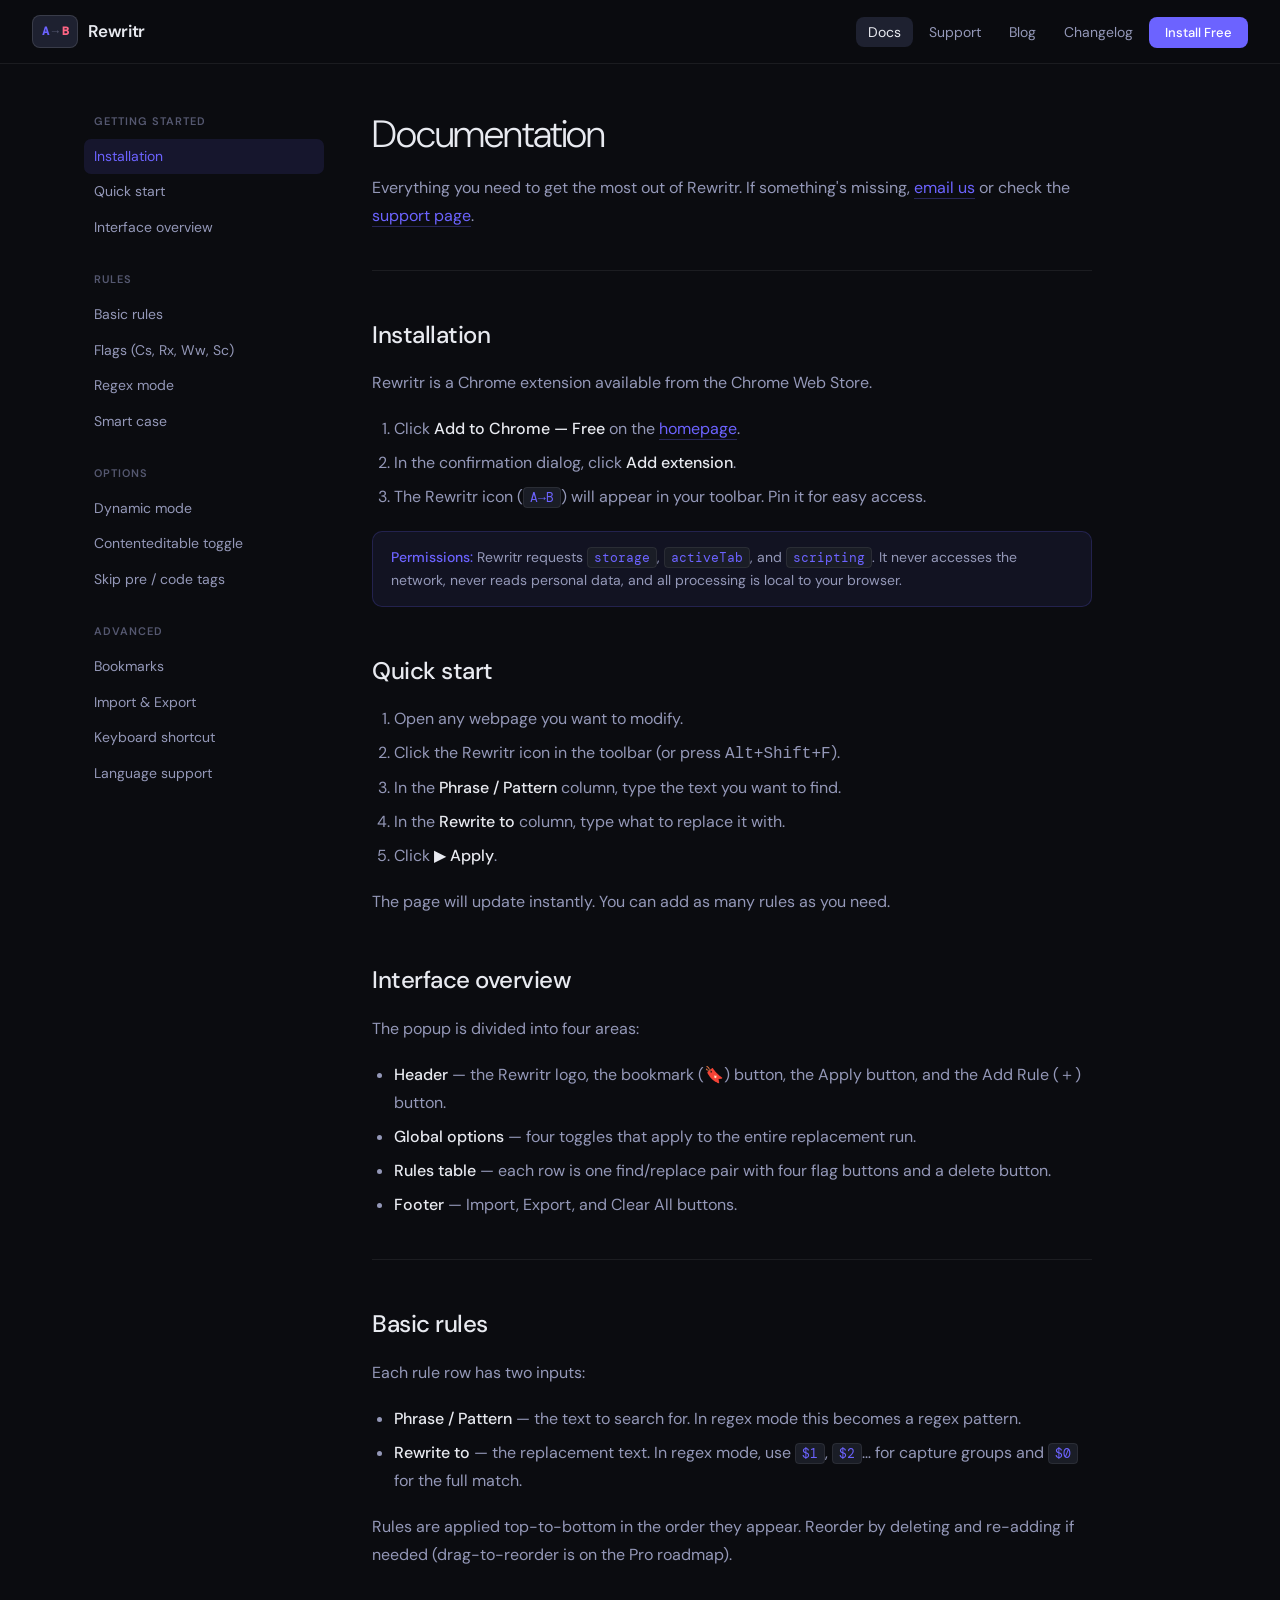
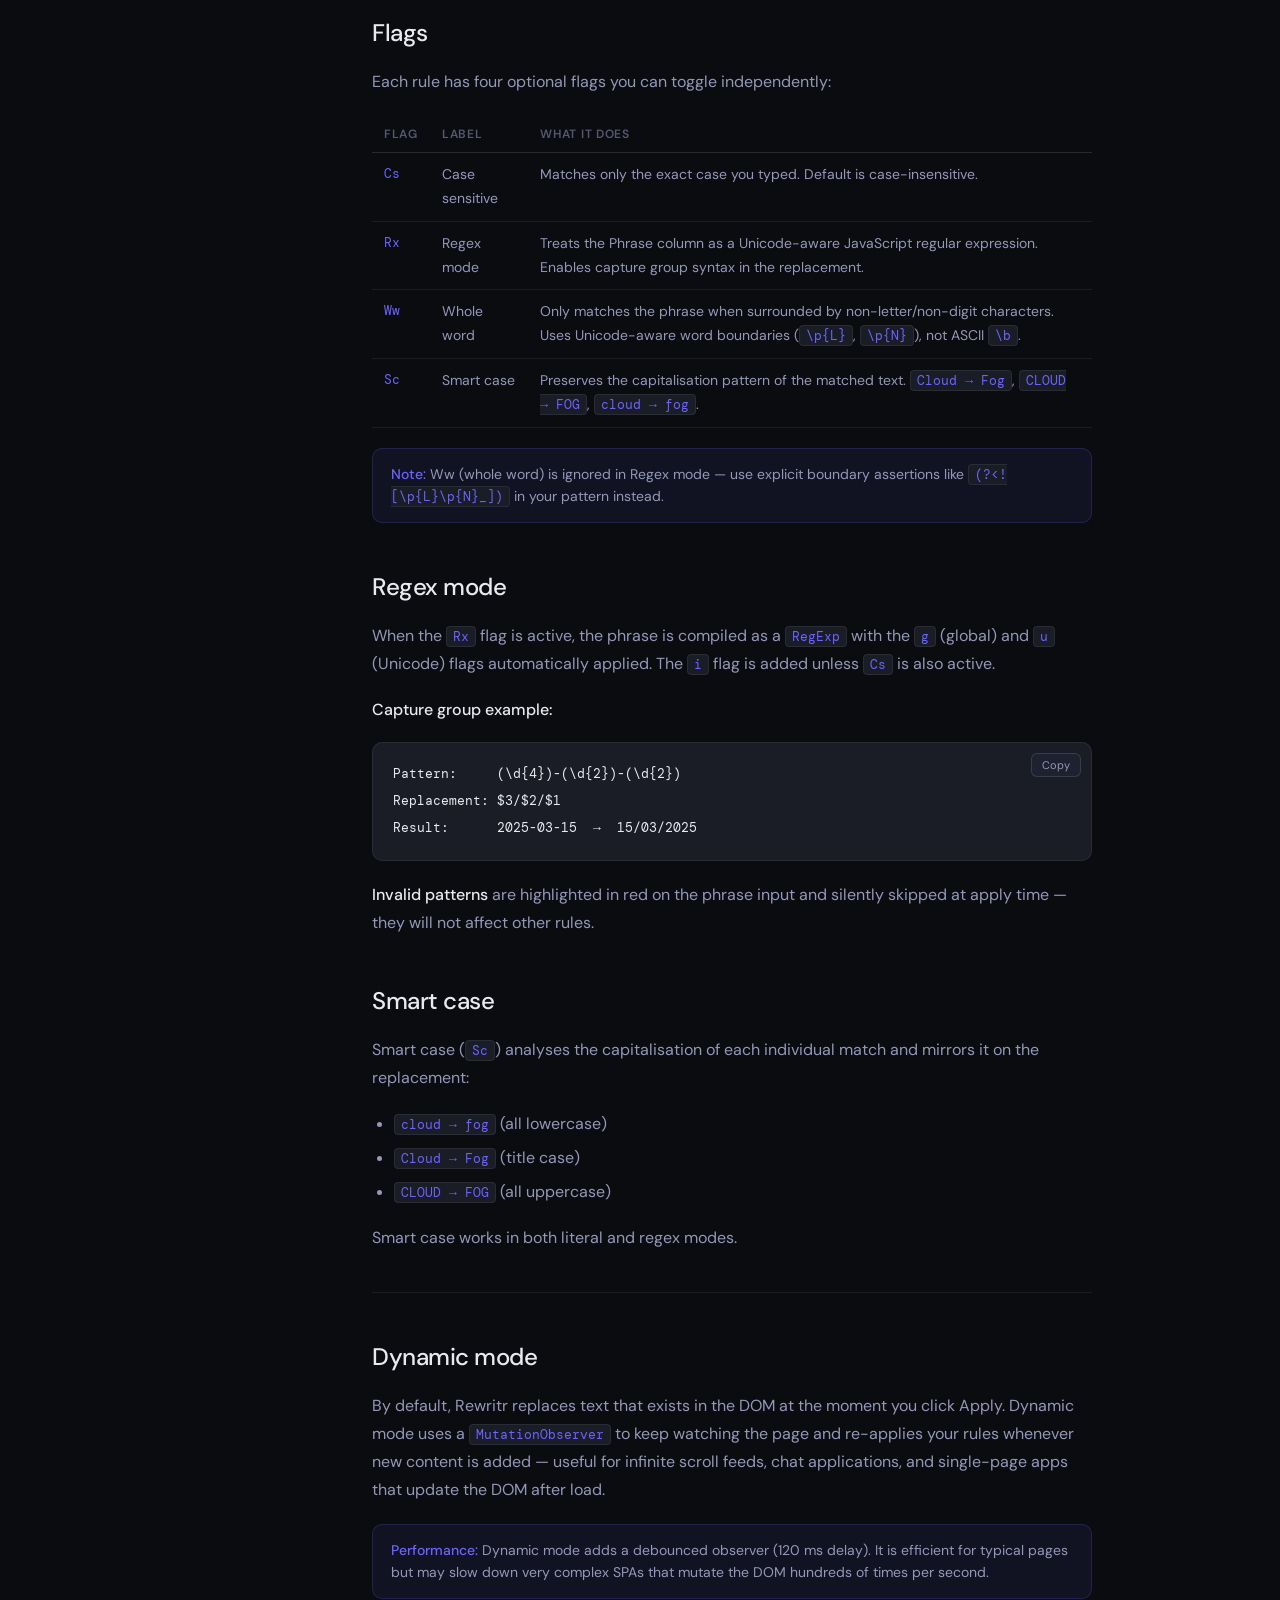
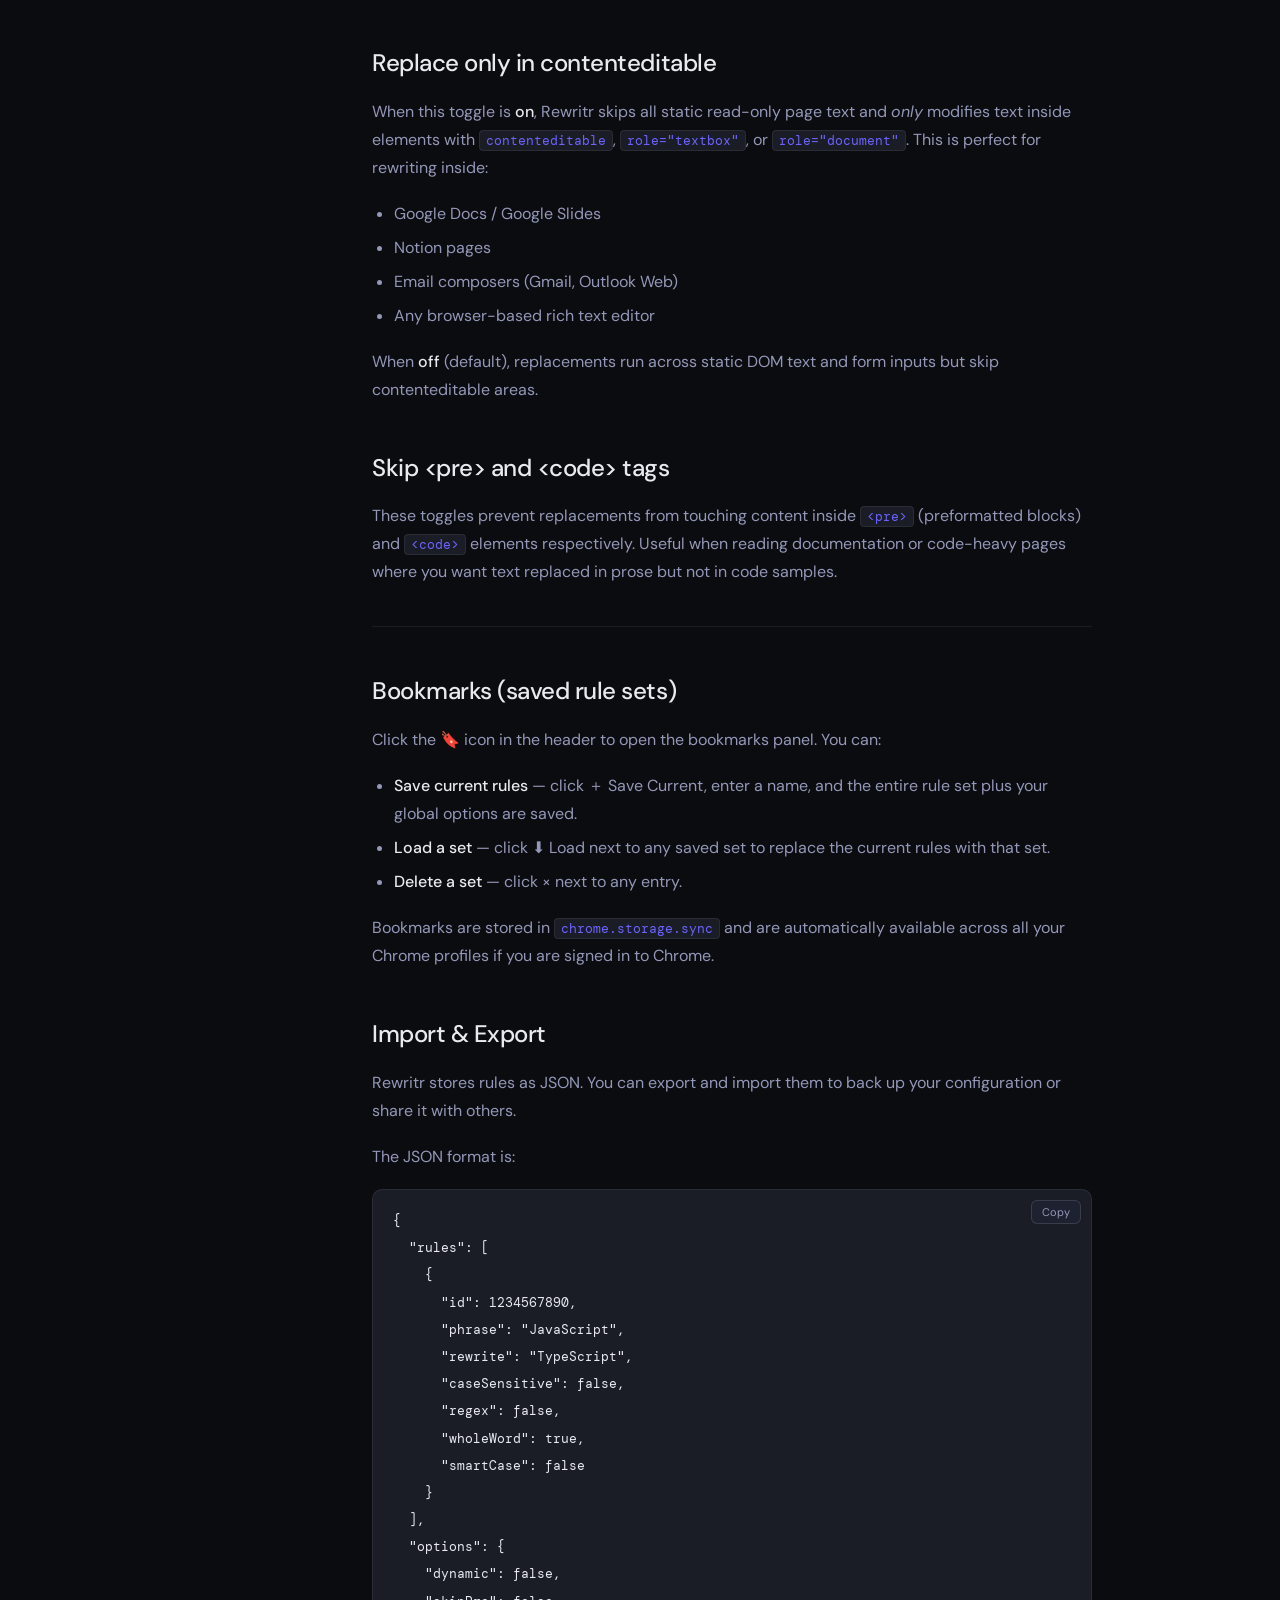
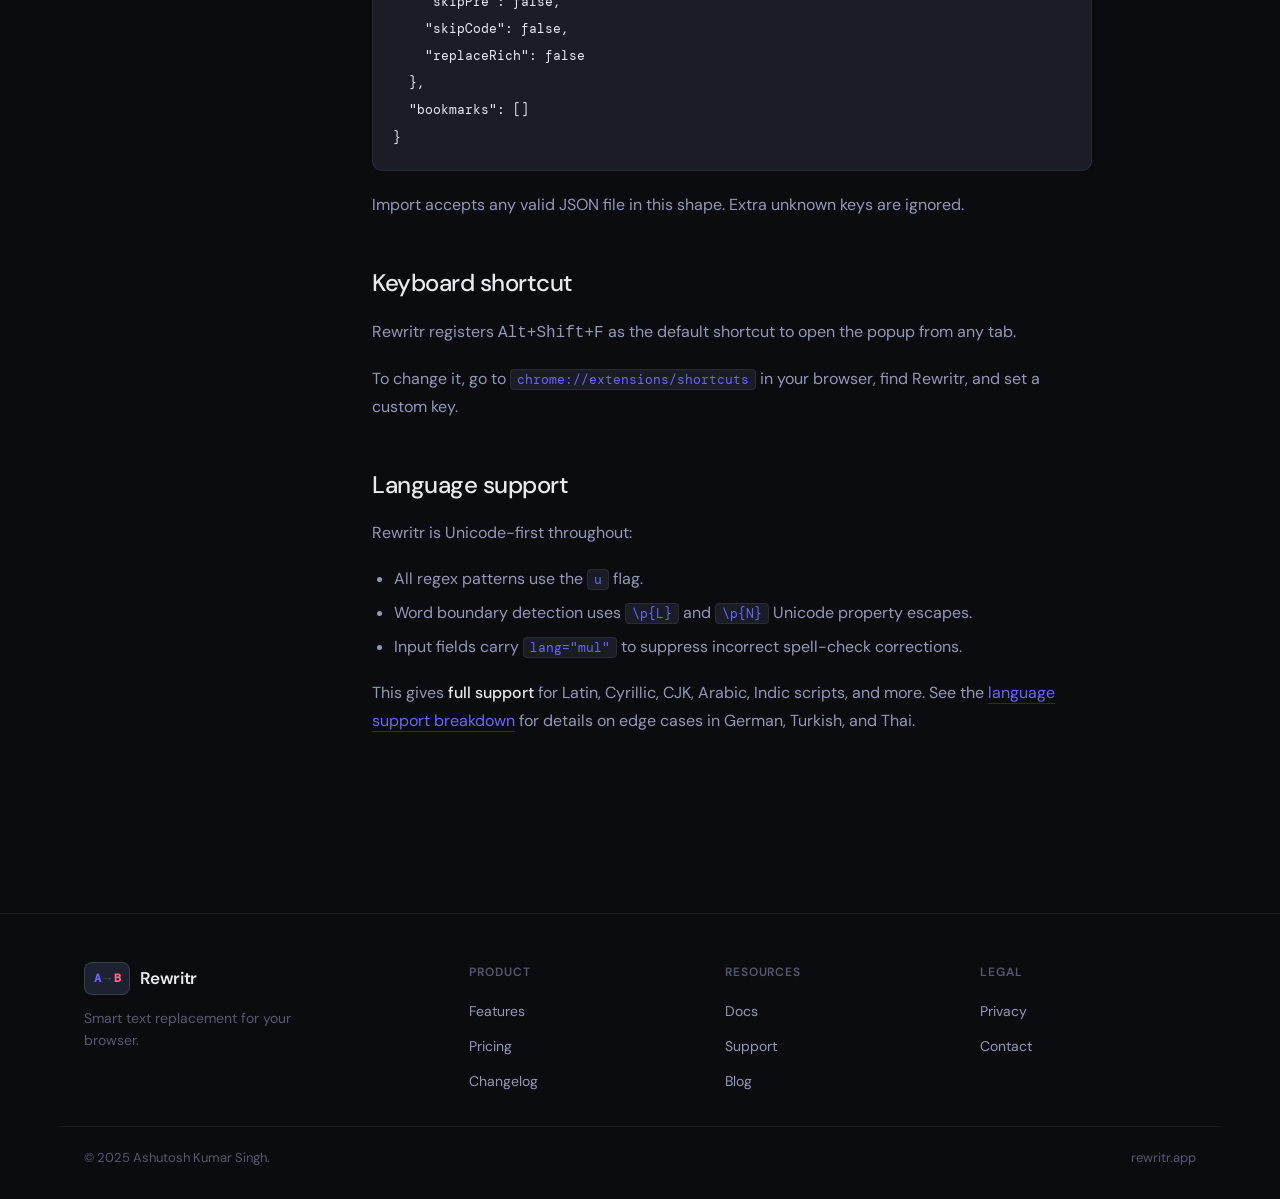
<file: docs/index.html>
<!DOCTYPE html>
<html lang="en">
<head>
  <meta charset="UTF-8" />
  <meta name="viewport" content="width=device-width, initial-scale=1.0" />
  <title>Documentation — Rewritr</title>
  <meta name="description" content="Full documentation for Rewritr Chrome extension. Learn about rules, flags, regex, bookmarks, import/export, and keyboard shortcuts." />
  <link rel="canonical" href="https://rewritr.app/docs/" />
  <meta property="og:title" content="Rewritr Documentation" />
  <meta property="og:description" content="Complete guide to using Rewritr — the browser text replacement extension." />
  <meta property="og:url" content="https://rewritr.app/docs/" />
  <script type="application/ld+json">
  {
    "@context": "https://schema.org",
    "@type": "TechArticle",
    "headline": "Rewritr Documentation",
    "description": "Complete documentation for the Rewritr Chrome extension.",
    "author": { "@type": "Person", "name": "Ashutosh Kumar Singh" },
    "publisher": { "@type": "Organization", "name": "Rewritr" }
  }
  </script>
  <link rel="stylesheet" href="../css/style.css" />
  <style>
    .copy-btn {
      position: absolute; top: 10px; right: 10px;
      background: var(--surface); border: 1px solid var(--border2);
      color: var(--text2); border-radius: 6px; padding: 4px 10px;
      font-size: 11px; cursor: pointer; font-family: var(--font);
      transition: all 0.15s;
    }
    .copy-btn:hover { background: var(--accent); color: #fff; border-color: var(--accent); }
    .flag-table { width: 100%; border-collapse: collapse; margin: 20px 0; }
    .flag-table th { text-align: left; font-size: 12px; font-weight: 600; letter-spacing: 0.06em; text-transform: uppercase; color: var(--text3); padding: 8px 12px; border-bottom: 1px solid var(--border2); }
    .flag-table td { padding: 10px 12px; border-bottom: 1px solid var(--border); font-size: 14px; color: var(--text2); vertical-align: top; }
    .flag-table td:first-child { font-family: var(--mono); color: var(--accent); font-size: 13px; white-space: nowrap; }
    .callout {
      background: rgba(108,99,255,0.08);
      border: 1px solid rgba(108,99,255,0.2);
      border-radius: var(--radius);
      padding: 14px 18px;
      margin: 20px 0;
      font-size: 14px;
      color: var(--text2);
      line-height: 1.6;
    }
    .callout strong { color: var(--accent); }
  </style>
</head>
<body>

<nav class="nav" role="navigation" aria-label="Main navigation">
  <a href="/" class="nav-logo">
    <div class="nav-logo-mark"><span class="nav-logo-a">A</span><span class="nav-logo-arr">→</span><span class="nav-logo-b">B</span></div>
    Rewritr
  </a>
  <ul class="nav-links" role="list">
    <li><a href="/docs/" class="active">Docs</a></li>
    <li><a href="/support/">Support</a></li>
    <li><a href="/blog/">Blog</a></li>
    <li><a href="/changelog/">Changelog</a></li>
    <li><a href="/#install" class="nav-cta">Install Free</a></li>
  </ul>
  <button class="nav-hamburger" aria-label="Toggle menu" aria-expanded="false"><span></span><span></span><span></span></button>
</nav>

<div class="page">
  <div class="container">
    <div class="with-sidebar">

      <!-- SIDEBAR -->
      <aside class="sidebar" aria-label="Documentation navigation">
        <div class="sidebar-section">
          <h5>Getting Started</h5>
          <ul>
            <li><a href="#installation" class="active">Installation</a></li>
            <li><a href="#quick-start">Quick start</a></li>
            <li><a href="#interface">Interface overview</a></li>
          </ul>
        </div>
        <div class="sidebar-section">
          <h5>Rules</h5>
          <ul>
            <li><a href="#rules-basic">Basic rules</a></li>
            <li><a href="#flags">Flags (Cs, Rx, Ww, Sc)</a></li>
            <li><a href="#regex">Regex mode</a></li>
            <li><a href="#smart-case">Smart case</a></li>
          </ul>
        </div>
        <div class="sidebar-section">
          <h5>Options</h5>
          <ul>
            <li><a href="#dynamic">Dynamic mode</a></li>
            <li><a href="#contenteditable">Contenteditable toggle</a></li>
            <li><a href="#skip-tags">Skip pre / code tags</a></li>
          </ul>
        </div>
        <div class="sidebar-section">
          <h5>Advanced</h5>
          <ul>
            <li><a href="#bookmarks">Bookmarks</a></li>
            <li><a href="#import-export">Import &amp; Export</a></li>
            <li><a href="#shortcut">Keyboard shortcut</a></li>
            <li><a href="#languages">Language support</a></li>
          </ul>
        </div>
      </aside>

      <!-- MAIN CONTENT -->
      <main class="prose" id="main-content">
        <h1>Documentation</h1>
        <p>Everything you need to get the most out of Rewritr. If something's missing, <a href="mailto:ashutoshsingh5888@gmail.com">email us</a> or check the <a href="../support/">support page</a>.</p>

        <hr />

        <h2 id="installation">Installation</h2>
        <p>Rewritr is a Chrome extension available from the Chrome Web Store.</p>
        <ol>
          <li>Click <strong>Add to Chrome — Free</strong> on the <a href="/">homepage</a>.</li>
          <li>In the confirmation dialog, click <strong>Add extension</strong>.</li>
          <li>The Rewritr icon (<code>A→B</code>) will appear in your toolbar. Pin it for easy access.</li>
        </ol>
        <div class="callout"><strong>Permissions:</strong> Rewritr requests <code>storage</code>, <code>activeTab</code>, and <code>scripting</code>. It never accesses the network, never reads personal data, and all processing is local to your browser.</div>

        <h2 id="quick-start">Quick start</h2>
        <ol>
          <li>Open any webpage you want to modify.</li>
          <li>Click the Rewritr icon in the toolbar (or press <kbd>Alt+Shift+F</kbd>).</li>
          <li>In the <strong>Phrase / Pattern</strong> column, type the text you want to find.</li>
          <li>In the <strong>Rewrite to</strong> column, type what to replace it with.</li>
          <li>Click <strong>▶ Apply</strong>.</li>
        </ol>
        <p>The page will update instantly. You can add as many rules as you need.</p>

        <h2 id="interface">Interface overview</h2>
        <p>The popup is divided into four areas:</p>
        <ul>
          <li><strong>Header</strong> — the Rewritr logo, the bookmark (🔖) button, the Apply button, and the Add Rule (＋) button.</li>
          <li><strong>Global options</strong> — four toggles that apply to the entire replacement run.</li>
          <li><strong>Rules table</strong> — each row is one find/replace pair with four flag buttons and a delete button.</li>
          <li><strong>Footer</strong> — Import, Export, and Clear All buttons.</li>
        </ul>

        <hr />

        <h2 id="rules-basic">Basic rules</h2>
        <p>Each rule row has two inputs:</p>
        <ul>
          <li><strong>Phrase / Pattern</strong> — the text to search for. In regex mode this becomes a regex pattern.</li>
          <li><strong>Rewrite to</strong> — the replacement text. In regex mode, use <code>$1</code>, <code>$2</code>… for capture groups and <code>$0</code> for the full match.</li>
        </ul>
        <p>Rules are applied top-to-bottom in the order they appear. Reorder by deleting and re-adding if needed (drag-to-reorder is on the Pro roadmap).</p>

        <h2 id="flags">Flags</h2>
        <p>Each rule has four optional flags you can toggle independently:</p>

        <table class="flag-table">
          <thead>
            <tr><th>Flag</th><th>Label</th><th>What it does</th></tr>
          </thead>
          <tbody>
            <tr><td>Cs</td><td>Case sensitive</td><td>Matches only the exact case you typed. Default is case-insensitive.</td></tr>
            <tr><td>Rx</td><td>Regex mode</td><td>Treats the Phrase column as a Unicode-aware JavaScript regular expression. Enables capture group syntax in the replacement.</td></tr>
            <tr><td>Ww</td><td>Whole word</td><td>Only matches the phrase when surrounded by non-letter/non-digit characters. Uses Unicode-aware word boundaries (<code>\p{L}</code>, <code>\p{N}</code>), not ASCII <code>\b</code>.</td></tr>
            <tr><td>Sc</td><td>Smart case</td><td>Preserves the capitalisation pattern of the matched text. <code>Cloud → Fog</code>, <code>CLOUD → FOG</code>, <code>cloud → fog</code>.</td></tr>
          </tbody>
        </table>

        <div class="callout"><strong>Note:</strong> Ww (whole word) is ignored in Regex mode — use explicit boundary assertions like <code>(?&lt;![\p{L}\p{N}_])</code> in your pattern instead.</div>

        <h2 id="regex">Regex mode</h2>
        <p>When the <code>Rx</code> flag is active, the phrase is compiled as a <code>RegExp</code> with the <code>g</code> (global) and <code>u</code> (Unicode) flags automatically applied. The <code>i</code> flag is added unless <code>Cs</code> is also active.</p>
        <p><strong>Capture group example:</strong></p>
        <pre><code>Pattern:     (\d{4})-(\d{2})-(\d{2})
Replacement: $3/$2/$1
Result:      2025-03-15  →  15/03/2025</code></pre>

        <p><strong>Invalid patterns</strong> are highlighted in red on the phrase input and silently skipped at apply time — they will not affect other rules.</p>

        <h2 id="smart-case">Smart case</h2>
        <p>Smart case (<code>Sc</code>) analyses the capitalisation of each individual match and mirrors it on the replacement:</p>
        <ul>
          <li><code>cloud → fog</code> (all lowercase)</li>
          <li><code>Cloud → Fog</code> (title case)</li>
          <li><code>CLOUD → FOG</code> (all uppercase)</li>
        </ul>
        <p>Smart case works in both literal and regex modes.</p>

        <hr />

        <h2 id="dynamic">Dynamic mode</h2>
        <p>By default, Rewritr replaces text that exists in the DOM at the moment you click Apply. Dynamic mode uses a <code>MutationObserver</code> to keep watching the page and re-applies your rules whenever new content is added — useful for infinite scroll feeds, chat applications, and single-page apps that update the DOM after load.</p>
        <div class="callout"><strong>Performance:</strong> Dynamic mode adds a debounced observer (120 ms delay). It is efficient for typical pages but may slow down very complex SPAs that mutate the DOM hundreds of times per second.</div>

        <h2 id="contenteditable">Replace only in contenteditable</h2>
        <p>When this toggle is <strong>on</strong>, Rewritr skips all static read-only page text and <em>only</em> modifies text inside elements with <code>contenteditable</code>, <code>role="textbox"</code>, or <code>role="document"</code>. This is perfect for rewriting inside:</p>
        <ul>
          <li>Google Docs / Google Slides</li>
          <li>Notion pages</li>
          <li>Email composers (Gmail, Outlook Web)</li>
          <li>Any browser-based rich text editor</li>
        </ul>
        <p>When <strong>off</strong> (default), replacements run across static DOM text and form inputs but skip contenteditable areas.</p>

        <h2 id="skip-tags">Skip &lt;pre&gt; and &lt;code&gt; tags</h2>
        <p>These toggles prevent replacements from touching content inside <code>&lt;pre&gt;</code> (preformatted blocks) and <code>&lt;code&gt;</code> elements respectively. Useful when reading documentation or code-heavy pages where you want text replaced in prose but not in code samples.</p>

        <hr />

        <h2 id="bookmarks">Bookmarks (saved rule sets)</h2>
        <p>Click the 🔖 icon in the header to open the bookmarks panel. You can:</p>
        <ul>
          <li><strong>Save current rules</strong> — click ＋ Save Current, enter a name, and the entire rule set plus your global options are saved.</li>
          <li><strong>Load a set</strong> — click ⬇ Load next to any saved set to replace the current rules with that set.</li>
          <li><strong>Delete a set</strong> — click × next to any entry.</li>
        </ul>
        <p>Bookmarks are stored in <code>chrome.storage.sync</code> and are automatically available across all your Chrome profiles if you are signed in to Chrome.</p>

        <h2 id="import-export">Import &amp; Export</h2>
        <p>Rewritr stores rules as JSON. You can export and import them to back up your configuration or share it with others.</p>
        <p>The JSON format is:</p>
        <pre><code>{
  "rules": [
    {
      "id": 1234567890,
      "phrase": "JavaScript",
      "rewrite": "TypeScript",
      "caseSensitive": false,
      "regex": false,
      "wholeWord": true,
      "smartCase": false
    }
  ],
  "options": {
    "dynamic": false,
    "skipPre": false,
    "skipCode": false,
    "replaceRich": false
  },
  "bookmarks": []
}</code></pre>
        <p>Import accepts any valid JSON file in this shape. Extra unknown keys are ignored.</p>

        <h2 id="shortcut">Keyboard shortcut</h2>
        <p>Rewritr registers <kbd>Alt+Shift+F</kbd> as the default shortcut to open the popup from any tab.</p>
        <p>To change it, go to <code>chrome://extensions/shortcuts</code> in your browser, find Rewritr, and set a custom key.</p>

        <h2 id="languages">Language support</h2>
        <p>Rewritr is Unicode-first throughout:</p>
        <ul>
          <li>All regex patterns use the <code>u</code> flag.</li>
          <li>Word boundary detection uses <code>\p{L}</code> and <code>\p{N}</code> Unicode property escapes.</li>
          <li>Input fields carry <code>lang="mul"</code> to suppress incorrect spell-check corrections.</li>
        </ul>
        <p>This gives <strong>full support</strong> for Latin, Cyrillic, CJK, Arabic, Indic scripts, and more. See the <a href="../blog/best-text-replacement-extensions-2025.html">language support breakdown</a> for details on edge cases in German, Turkish, and Thai.</p>
      </main>
    </div>
  </div>
</div>

<footer class="footer" role="contentinfo">
  <div class="footer-inner">
    <div class="footer-brand">
      <a href="/" class="nav-logo" style="display:inline-flex">
        <div class="nav-logo-mark"><span class="nav-logo-a">A</span><span class="nav-logo-arr">→</span><span class="nav-logo-b">B</span></div>
        Rewritr
      </a>
      <p>Smart text replacement for your browser.</p>
    </div>
    <div class="footer-col"><h4>Product</h4><ul><li><a href="/#features">Features</a></li><li><a href="/#pricing">Pricing</a></li><li><a href="/changelog/">Changelog</a></li></ul></div>
    <div class="footer-col"><h4>Resources</h4><ul><li><a href="/docs/">Docs</a></li><li><a href="/support/">Support</a></li><li><a href="/blog/">Blog</a></li></ul></div>
    <div class="footer-col"><h4>Legal</h4><ul><li><a href="/privacy/">Privacy</a></li><li><a href="mailto:ashutoshsingh5888@gmail.com">Contact</a></li></ul></div>
  </div>
  <div class="footer-bottom">
    <span>© 2025 Ashutosh Kumar Singh.</span>
    <span>rewritr.app</span>
  </div>
</footer>

<script src="../js/main.js"></script>
</body>
</html>
</file>
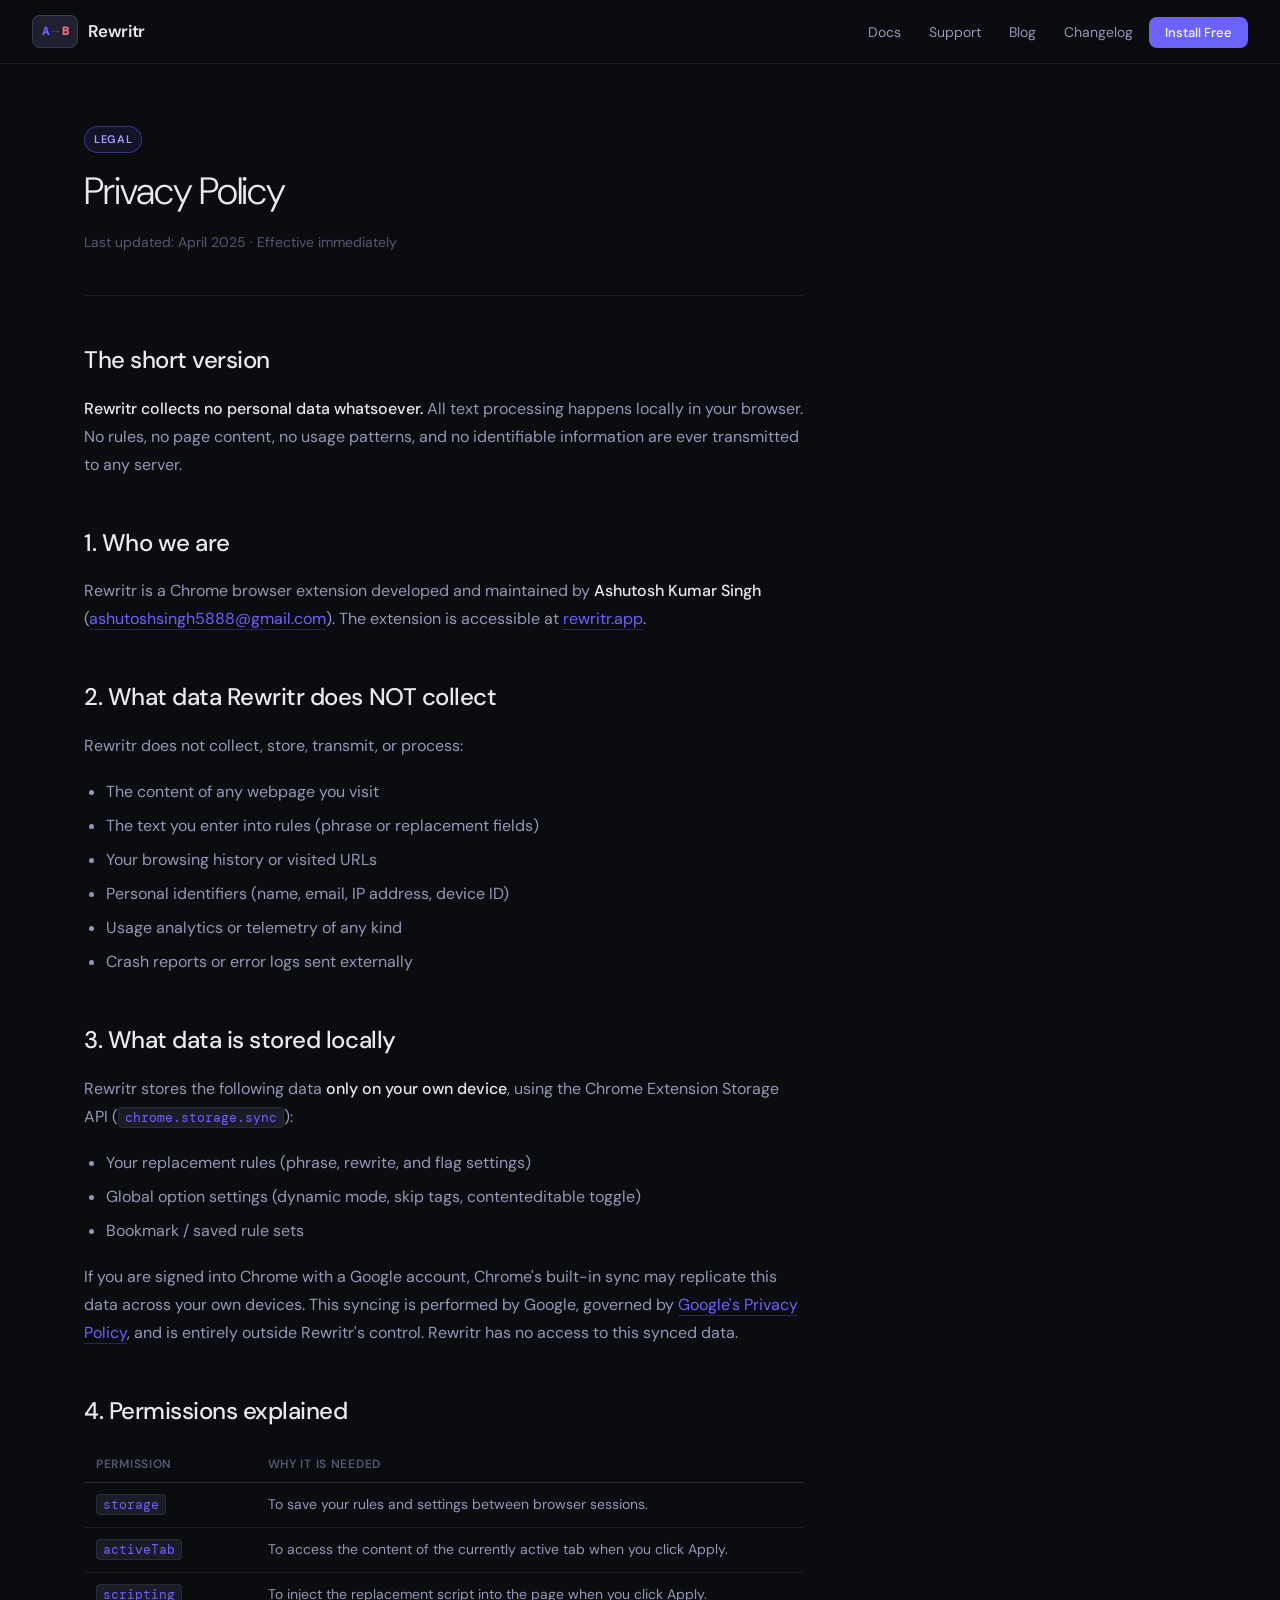
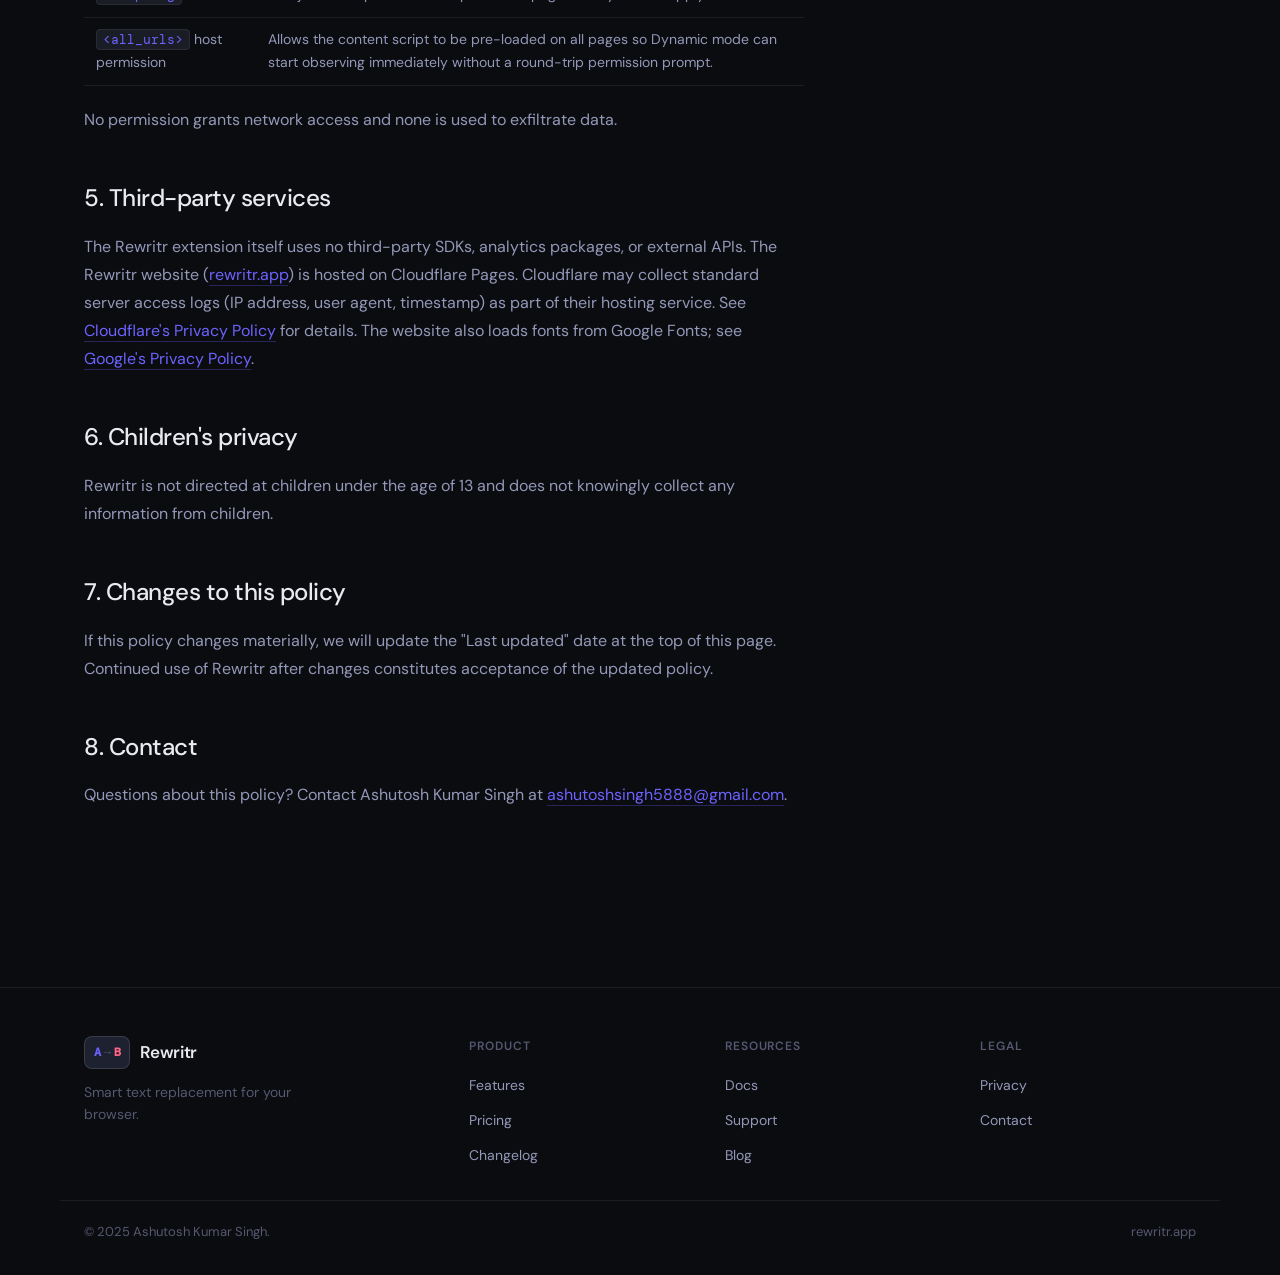
<file: privacy/index.html>
<!DOCTYPE html>
<html lang="en">
<head>
  <meta charset="UTF-8" />
  <meta name="viewport" content="width=device-width, initial-scale=1.0" />
  <title>Privacy Policy — Rewritr</title>
  <meta name="description" content="Rewritr privacy policy. Rewritr collects no personal data. All text processing is local to your browser." />
  <link rel="canonical" href="https://rewritr.app/privacy/" />
  <link rel="stylesheet" href="../css/style.css" />
</head>
<body>

<nav class="nav" role="navigation" aria-label="Main navigation">
  <a href="/" class="nav-logo"><div class="nav-logo-mark"><span class="nav-logo-a">A</span><span class="nav-logo-arr">→</span><span class="nav-logo-b">B</span></div>Rewritr</a>
  <ul class="nav-links" role="list">
    <li><a href="/docs/">Docs</a></li>
    <li><a href="/support/">Support</a></li>
    <li><a href="/blog/">Blog</a></li>
    <li><a href="/changelog/">Changelog</a></li>
    <li><a href="/#install" class="nav-cta">Install Free</a></li>
  </ul>
  <button class="nav-hamburger" aria-label="Toggle menu" aria-expanded="false"><span></span><span></span><span></span></button>
</nav>

<div class="page">
  <div class="container" style="padding-top:60px;padding-bottom:80px">
    <div class="prose">
      <span class="badge badge-accent" style="margin-bottom:16px;display:inline-block">Legal</span>
      <h1>Privacy Policy</h1>
      <p style="color:var(--text3);font-size:14px">Last updated: April 2025 · Effective immediately</p>

      <hr />

      <h2>The short version</h2>
      <p><strong>Rewritr collects no personal data whatsoever.</strong> All text processing happens locally in your browser. No rules, no page content, no usage patterns, and no identifiable information are ever transmitted to any server.</p>

      <h2>1. Who we are</h2>
      <p>Rewritr is a Chrome browser extension developed and maintained by <strong>Ashutosh Kumar Singh</strong> (<a href="mailto:ashutoshsingh5888@gmail.com">ashutoshsingh5888@gmail.com</a>). The extension is accessible at <a href="https://rewritr.app">rewritr.app</a>.</p>

      <h2>2. What data Rewritr does NOT collect</h2>
      <p>Rewritr does not collect, store, transmit, or process:</p>
      <ul>
        <li>The content of any webpage you visit</li>
        <li>The text you enter into rules (phrase or replacement fields)</li>
        <li>Your browsing history or visited URLs</li>
        <li>Personal identifiers (name, email, IP address, device ID)</li>
        <li>Usage analytics or telemetry of any kind</li>
        <li>Crash reports or error logs sent externally</li>
      </ul>

      <h2>3. What data is stored locally</h2>
      <p>Rewritr stores the following data <strong>only on your own device</strong>, using the Chrome Extension Storage API (<code>chrome.storage.sync</code>):</p>
      <ul>
        <li>Your replacement rules (phrase, rewrite, and flag settings)</li>
        <li>Global option settings (dynamic mode, skip tags, contenteditable toggle)</li>
        <li>Bookmark / saved rule sets</li>
      </ul>
      <p>If you are signed into Chrome with a Google account, Chrome's built-in sync may replicate this data across your own devices. This syncing is performed by Google, governed by <a href="https://policies.google.com/privacy">Google's Privacy Policy</a>, and is entirely outside Rewritr's control. Rewritr has no access to this synced data.</p>

      <h2>4. Permissions explained</h2>
      <table>
        <thead><tr><th>Permission</th><th>Why it is needed</th></tr></thead>
        <tbody>
          <tr><td><code>storage</code></td><td>To save your rules and settings between browser sessions.</td></tr>
          <tr><td><code>activeTab</code></td><td>To access the content of the currently active tab when you click Apply.</td></tr>
          <tr><td><code>scripting</code></td><td>To inject the replacement script into the page when you click Apply.</td></tr>
          <tr><td><code>&lt;all_urls&gt;</code> host permission</td><td>Allows the content script to be pre-loaded on all pages so Dynamic mode can start observing immediately without a round-trip permission prompt.</td></tr>
        </tbody>
      </table>
      <p>No permission grants network access and none is used to exfiltrate data.</p>

      <h2>5. Third-party services</h2>
      <p>The Rewritr extension itself uses no third-party SDKs, analytics packages, or external APIs. The Rewritr website (<a href="https://rewritr.app">rewritr.app</a>) is hosted on Cloudflare Pages. Cloudflare may collect standard server access logs (IP address, user agent, timestamp) as part of their hosting service. See <a href="https://www.cloudflare.com/privacypolicy/">Cloudflare's Privacy Policy</a> for details. The website also loads fonts from Google Fonts; see <a href="https://policies.google.com/privacy">Google's Privacy Policy</a>.</p>

      <h2>6. Children's privacy</h2>
      <p>Rewritr is not directed at children under the age of 13 and does not knowingly collect any information from children.</p>

      <h2>7. Changes to this policy</h2>
      <p>If this policy changes materially, we will update the "Last updated" date at the top of this page. Continued use of Rewritr after changes constitutes acceptance of the updated policy.</p>

      <h2>8. Contact</h2>
      <p>Questions about this policy? Contact Ashutosh Kumar Singh at <a href="mailto:ashutoshsingh5888@gmail.com">ashutoshsingh5888@gmail.com</a>.</p>
    </div>
  </div>
</div>

<footer class="footer" role="contentinfo">
  <div class="footer-inner">
    <div class="footer-brand"><a href="/" class="nav-logo" style="display:inline-flex"><div class="nav-logo-mark"><span class="nav-logo-a">A</span><span class="nav-logo-arr">→</span><span class="nav-logo-b">B</span></div>Rewritr</a><p>Smart text replacement for your browser.</p></div>
    <div class="footer-col"><h4>Product</h4><ul><li><a href="/#features">Features</a></li><li><a href="/#pricing">Pricing</a></li><li><a href="/changelog/">Changelog</a></li></ul></div>
    <div class="footer-col"><h4>Resources</h4><ul><li><a href="/docs/">Docs</a></li><li><a href="/support/">Support</a></li><li><a href="/blog/">Blog</a></li></ul></div>
    <div class="footer-col"><h4>Legal</h4><ul><li><a href="/privacy/">Privacy</a></li><li><a href="mailto:ashutoshsingh5888@gmail.com">Contact</a></li></ul></div>
  </div>
  <div class="footer-bottom"><span>© 2025 Ashutosh Kumar Singh.</span><span>rewritr.app</span></div>
</footer>
<script src="../js/main.js"></script>
</body>
</html>
</file>
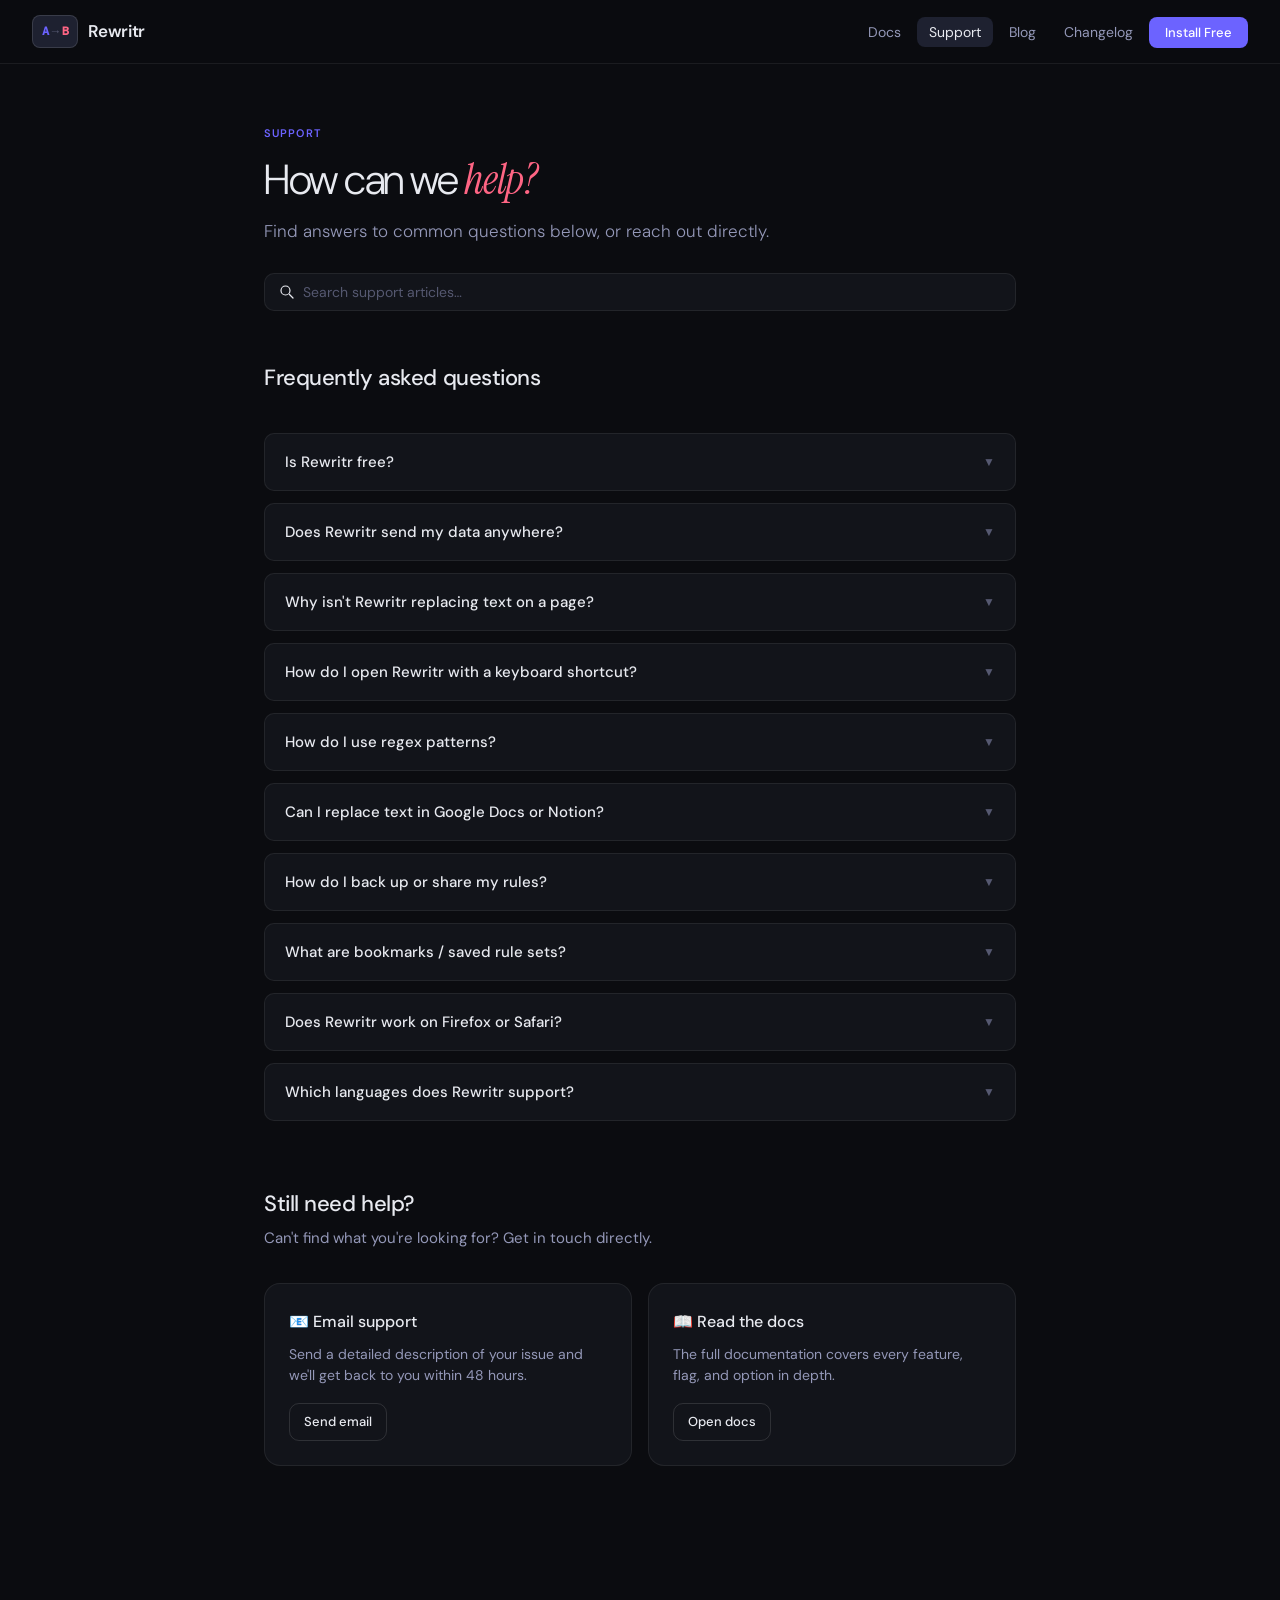
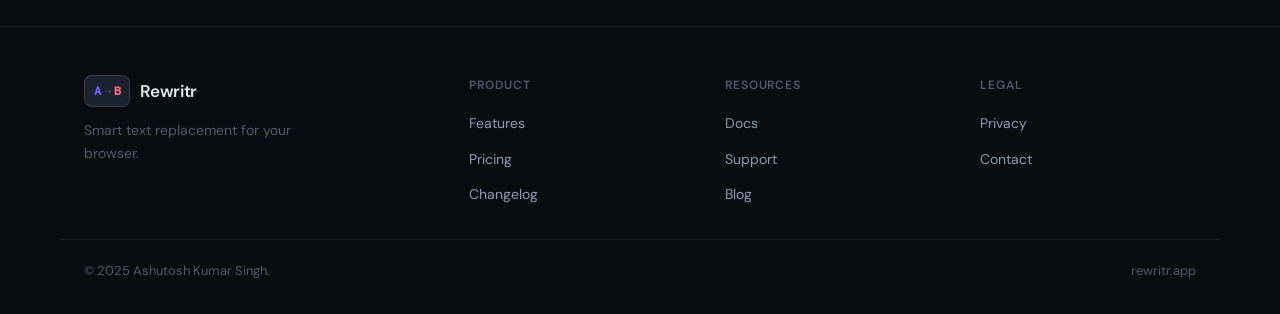
<file: support/index.html>
<!DOCTYPE html>
<html lang="en">
<head>
  <meta charset="UTF-8" />
  <meta name="viewport" content="width=device-width, initial-scale=1.0" />
  <title>Support — Rewritr</title>
  <meta name="description" content="Get help with Rewritr. Browse frequently asked questions, troubleshooting guides, and contact the developer directly." />
  <link rel="canonical" href="https://rewritr.app/support/" />
  <script type="application/ld+json">
  {
    "@context": "https://schema.org",
    "@type": "FAQPage",
    "mainEntity": [
      {"@type":"Question","name":"Is Rewritr free?","acceptedAnswer":{"@type":"Answer","text":"Yes. The core extension is completely free to use with no limits on rules."}},
      {"@type":"Question","name":"Does Rewritr send my data anywhere?","acceptedAnswer":{"@type":"Answer","text":"No. All processing is local. No data is ever sent to any server."}},
      {"@type":"Question","name":"Why isn't Rewritr replacing text on a page?","acceptedAnswer":{"@type":"Answer","text":"Some pages use Shadow DOM or iframe-isolated content that is not accessible to extensions. Try enabling Dynamic mode for SPAs."}},
      {"@type":"Question","name":"How do I open Rewritr with a keyboard shortcut?","acceptedAnswer":{"@type":"Answer","text":"Press Alt+Shift+F. You can customise this at chrome://extensions/shortcuts."}}
    ]
  }
  </script>
  <link rel="stylesheet" href="../css/style.css" />
  <style>
    .faq-list { margin-top: 36px; display: flex; flex-direction: column; gap: 12px; }
    .faq-item {
      background: var(--bg2);
      border: 1px solid var(--border);
      border-radius: var(--radius);
      overflow: hidden;
    }
    .faq-q {
      width: 100%;
      background: none;
      border: none;
      text-align: left;
      padding: 18px 20px;
      font-family: var(--font);
      font-size: 15px;
      font-weight: 500;
      color: var(--text);
      cursor: pointer;
      display: flex;
      align-items: center;
      justify-content: space-between;
      gap: 12px;
      transition: background 0.15s;
    }
    .faq-q:hover { background: var(--surface); }
    .faq-chevron { color: var(--text3); font-size: 12px; transition: transform 0.2s; flex-shrink: 0; }
    .faq-item.open .faq-chevron { transform: rotate(180deg); }
    .faq-a {
      max-height: 0;
      overflow: hidden;
      transition: max-height 0.3s ease, padding 0.3s;
      padding: 0 20px;
      font-size: 14px;
      color: var(--text2);
      line-height: 1.7;
    }
    .faq-item.open .faq-a { max-height: 400px; padding: 0 20px 18px; }
    .faq-a a { color: var(--accent); }
    .contact-cards { display: grid; grid-template-columns: 1fr 1fr; gap: 16px; margin-top: 32px; }
    .contact-card {
      background: var(--bg2);
      border: 1px solid var(--border);
      border-radius: var(--radius-lg);
      padding: 24px;
      transition: border-color 0.2s;
    }
    .contact-card:hover { border-color: var(--border2); }
    .contact-card h3 { font-size: 16px; font-weight: 500; margin-bottom: 8px; }
    .contact-card p { font-size: 14px; color: var(--text2); margin-bottom: 16px; line-height: 1.55; }
    @media (max-width: 600px) { .contact-cards { grid-template-columns: 1fr; } }
  </style>
</head>
<body>

<nav class="nav" role="navigation" aria-label="Main navigation">
  <a href="/" class="nav-logo">
    <div class="nav-logo-mark"><span class="nav-logo-a">A</span><span class="nav-logo-arr">→</span><span class="nav-logo-b">B</span></div>
    Rewritr
  </a>
  <ul class="nav-links" role="list">
    <li><a href="/docs/">Docs</a></li>
    <li><a href="/support/" class="active">Support</a></li>
    <li><a href="/blog/">Blog</a></li>
    <li><a href="/changelog/">Changelog</a></li>
    <li><a href="/#install" class="nav-cta">Install Free</a></li>
  </ul>
  <button class="nav-hamburger" aria-label="Toggle menu" aria-expanded="false"><span></span><span></span><span></span></button>
</nav>

<div class="page">
  <div class="container" style="padding-top:60px;padding-bottom:80px;max-width:800px">

    <div class="section-label">Support</div>
    <h1 class="section-title">How can we <em>help?</em></h1>
    <p class="section-sub">Find answers to common questions below, or reach out directly.</p>

    <!-- Search -->
    <div class="search-bar" style="margin-top:28px" role="search">
      <svg width="16" height="16" viewBox="0 0 16 16" fill="none" aria-hidden="true"><circle cx="6.5" cy="6.5" r="4.5" stroke="currentColor" stroke-width="1.2"/><path d="M10.5 10.5L14 14" stroke="currentColor" stroke-width="1.2" stroke-linecap="round"/></svg>
      <input type="search" placeholder="Search support articles…" id="faqSearch" aria-label="Search FAQ" />
    </div>

    <!-- FAQ -->
    <section aria-labelledby="faq-title">
      <h2 id="faq-title" style="font-size:22px;font-weight:500;letter-spacing:-0.02em;margin-top:48px;margin-bottom:4px">Frequently asked questions</h2>

      <div class="faq-list" id="faqList">

        <div class="faq-item" data-q="is rewritr free cost pricing">
          <button class="faq-q" aria-expanded="false">Is Rewritr free? <span class="faq-chevron">▼</span></button>
          <div class="faq-a" role="region">Yes. The core extension is free forever with no rule limits and no account required. A Pro plan with extra features is coming soon — see the <a href="/#pricing">pricing page</a> for details.</div>
        </div>

        <div class="faq-item" data-q="data privacy tracking server sent">
          <button class="faq-q" aria-expanded="false">Does Rewritr send my data anywhere? <span class="faq-chevron">▼</span></button>
          <div class="faq-a" role="region">No. Every replacement runs entirely in your browser. Rewritr has no backend, no analytics, and no telemetry. Your rules are stored locally in <code>chrome.storage.sync</code> which syncs via Google's infrastructure if you are signed into Chrome — but Rewritr itself never sees that data.</div>
        </div>

        <div class="faq-item" data-q="not working replacement not happening page">
          <button class="faq-q" aria-expanded="false">Why isn't Rewritr replacing text on a page? <span class="faq-chevron">▼</span></button>
          <div class="faq-a" role="region">A few common causes:
            <ul style="margin:10px 0 0 18px;display:flex;flex-direction:column;gap:6px">
              <li><strong>Dynamic content:</strong> The page loads text after the initial render (infinite scroll, SPA routes). Enable <strong>Dynamic mode</strong> in the options.</li>
              <li><strong>Shadow DOM:</strong> Some sites use Web Components with closed shadow roots that block extension access.</li>
              <li><strong>iframes:</strong> Content inside cross-origin iframes is not accessible to extensions.</li>
              <li><strong>Skip toggles:</strong> Check that "Skip &lt;pre&gt;" or "Skip &lt;code&gt;" aren't blocking what you need.</li>
              <li><strong>Contenteditable toggle:</strong> If "Replace only in contenteditable" is ON, static text won't be replaced.</li>
            </ul>
          </div>
        </div>

        <div class="faq-item" data-q="keyboard shortcut open hotkey alt shift">
          <button class="faq-q" aria-expanded="false">How do I open Rewritr with a keyboard shortcut? <span class="faq-chevron">▼</span></button>
          <div class="faq-a" role="region">Press <kbd style="background:var(--surface);border:1px solid var(--border2);border-radius:4px;padding:1px 6px;font-size:12px;font-family:var(--mono)">Alt+Shift+F</kbd> on any tab. To change this, go to <code>chrome://extensions/shortcuts</code>, find Rewritr, and set a custom key combination.</div>
        </div>

        <div class="faq-item" data-q="regex how to use pattern capture group">
          <button class="faq-q" aria-expanded="false">How do I use regex patterns? <span class="faq-chevron">▼</span></button>
          <div class="faq-a" role="region">Enable the <strong>Rx</strong> flag on any rule. The phrase input becomes a full JavaScript regex (with the <code>u</code> Unicode flag always applied). In the replacement, use <code>$1</code>, <code>$2</code>… for capture groups and <code>$0</code> for the full match. Invalid patterns are highlighted in red and skipped. See the <a href="/docs/#regex">regex documentation</a> for examples.</div>
        </div>

        <div class="faq-item" data-q="google docs notion rich text contenteditable editor">
          <button class="faq-q" aria-expanded="false">Can I replace text in Google Docs or Notion? <span class="faq-chevron">▼</span></button>
          <div class="faq-a" role="region">Yes. Enable the <strong>"Replace only in contenteditable"</strong> toggle in the global options. This restricts replacements to editable areas (Google Docs, Notion, Gmail, etc.) and leaves static page text untouched.</div>
        </div>

        <div class="faq-item" data-q="import export backup share rules json">
          <button class="faq-q" aria-expanded="false">How do I back up or share my rules? <span class="faq-chevron">▼</span></button>
          <div class="faq-a" role="region">Click <strong>⬇ Export</strong> in the footer of the popup. This downloads a <code>text-rewriter-rules.json</code> file containing all your rules, options, and bookmarks. To restore on another machine, click <strong>⬆ Import</strong> and select that file.</div>
        </div>

        <div class="faq-item" data-q="bookmark save rule set named collection">
          <button class="faq-q" aria-expanded="false">What are bookmarks / saved rule sets? <span class="faq-chevron">▼</span></button>
          <div class="faq-a" role="region">Bookmarks let you save your current set of rules under a name and reload them later. Click 🔖 in the header, then <strong>＋ Save Current</strong>. Great for switching between different workflows — e.g. a "work" set and a "personal" set.</div>
        </div>

        <div class="faq-item" data-q="other browser firefox safari edge">
          <button class="faq-q" aria-expanded="false">Does Rewritr work on Firefox or Safari? <span class="faq-chevron">▼</span></button>
          <div class="faq-a" role="region">Currently Rewritr is Chrome-only. Firefox and Edge (Chromium) support is planned. Safari requires a separate build process and is on the roadmap. <a href="mailto:ashutoshsingh5888@gmail.com?subject=Rewritr — browser request">Let us know</a> which browser you need and we'll prioritise accordingly.</div>
        </div>

        <div class="faq-item" data-q="multilingual hindi arabic japanese chinese language support">
          <button class="faq-q" aria-expanded="false">Which languages does Rewritr support? <span class="faq-chevron">▼</span></button>
          <div class="faq-a" role="region">Rewritr has full support for 60+ languages including all Latin scripts, Cyrillic, CJK (Chinese/Japanese/Korean), Arabic, and Indic scripts (Hindi, Tamil, Bengali, etc.). See the <a href="/docs/#languages">language documentation</a> for a full breakdown.</div>
        </div>

      </div>
    </section>

    <!-- Contact -->
    <section style="margin-top:64px" aria-labelledby="contact-title">
      <h2 id="contact-title" style="font-size:22px;font-weight:500;letter-spacing:-0.02em;margin-bottom:4px">Still need help?</h2>
      <p style="color:var(--text2);font-size:15px">Can't find what you're looking for? Get in touch directly.</p>
      <div class="contact-cards">
        <div class="contact-card">
          <h3>📧 Email support</h3>
          <p>Send a detailed description of your issue and we'll get back to you within 48 hours.</p>
          <a href="mailto:ashutoshsingh5888@gmail.com?subject=Rewritr Support" class="btn btn-outline btn-sm">Send email</a>
        </div>
        <div class="contact-card">
          <h3>📖 Read the docs</h3>
          <p>The full documentation covers every feature, flag, and option in depth.</p>
          <a href="/docs/" class="btn btn-outline btn-sm">Open docs</a>
        </div>
      </div>
    </section>

  </div>
</div>

<footer class="footer" role="contentinfo">
  <div class="footer-inner">
    <div class="footer-brand">
      <a href="/" class="nav-logo" style="display:inline-flex"><div class="nav-logo-mark"><span class="nav-logo-a">A</span><span class="nav-logo-arr">→</span><span class="nav-logo-b">B</span></div>Rewritr</a>
      <p>Smart text replacement for your browser.</p>
    </div>
    <div class="footer-col"><h4>Product</h4><ul><li><a href="/#features">Features</a></li><li><a href="/#pricing">Pricing</a></li><li><a href="/changelog/">Changelog</a></li></ul></div>
    <div class="footer-col"><h4>Resources</h4><ul><li><a href="/docs/">Docs</a></li><li><a href="/support/">Support</a></li><li><a href="/blog/">Blog</a></li></ul></div>
    <div class="footer-col"><h4>Legal</h4><ul><li><a href="/privacy/">Privacy</a></li><li><a href="mailto:ashutoshsingh5888@gmail.com">Contact</a></li></ul></div>
  </div>
  <div class="footer-bottom"><span>© 2025 Ashutosh Kumar Singh.</span><span>rewritr.app</span></div>
</footer>

<script src="../js/main.js"></script>
<script>
  // FAQ accordion
  document.querySelectorAll('.faq-q').forEach(btn => {
    btn.addEventListener('click', () => {
      const item = btn.closest('.faq-item');
      const isOpen = item.classList.toggle('open');
      btn.setAttribute('aria-expanded', isOpen);
    });
  });

  // FAQ search filter
  document.getElementById('faqSearch').addEventListener('input', function () {
    const q = this.value.toLowerCase();
    document.querySelectorAll('.faq-item').forEach(item => {
      const text = (item.dataset.q + ' ' + item.textContent).toLowerCase();
      item.style.display = text.includes(q) ? '' : 'none';
    });
  });
</script>
</body>
</html>
</file>
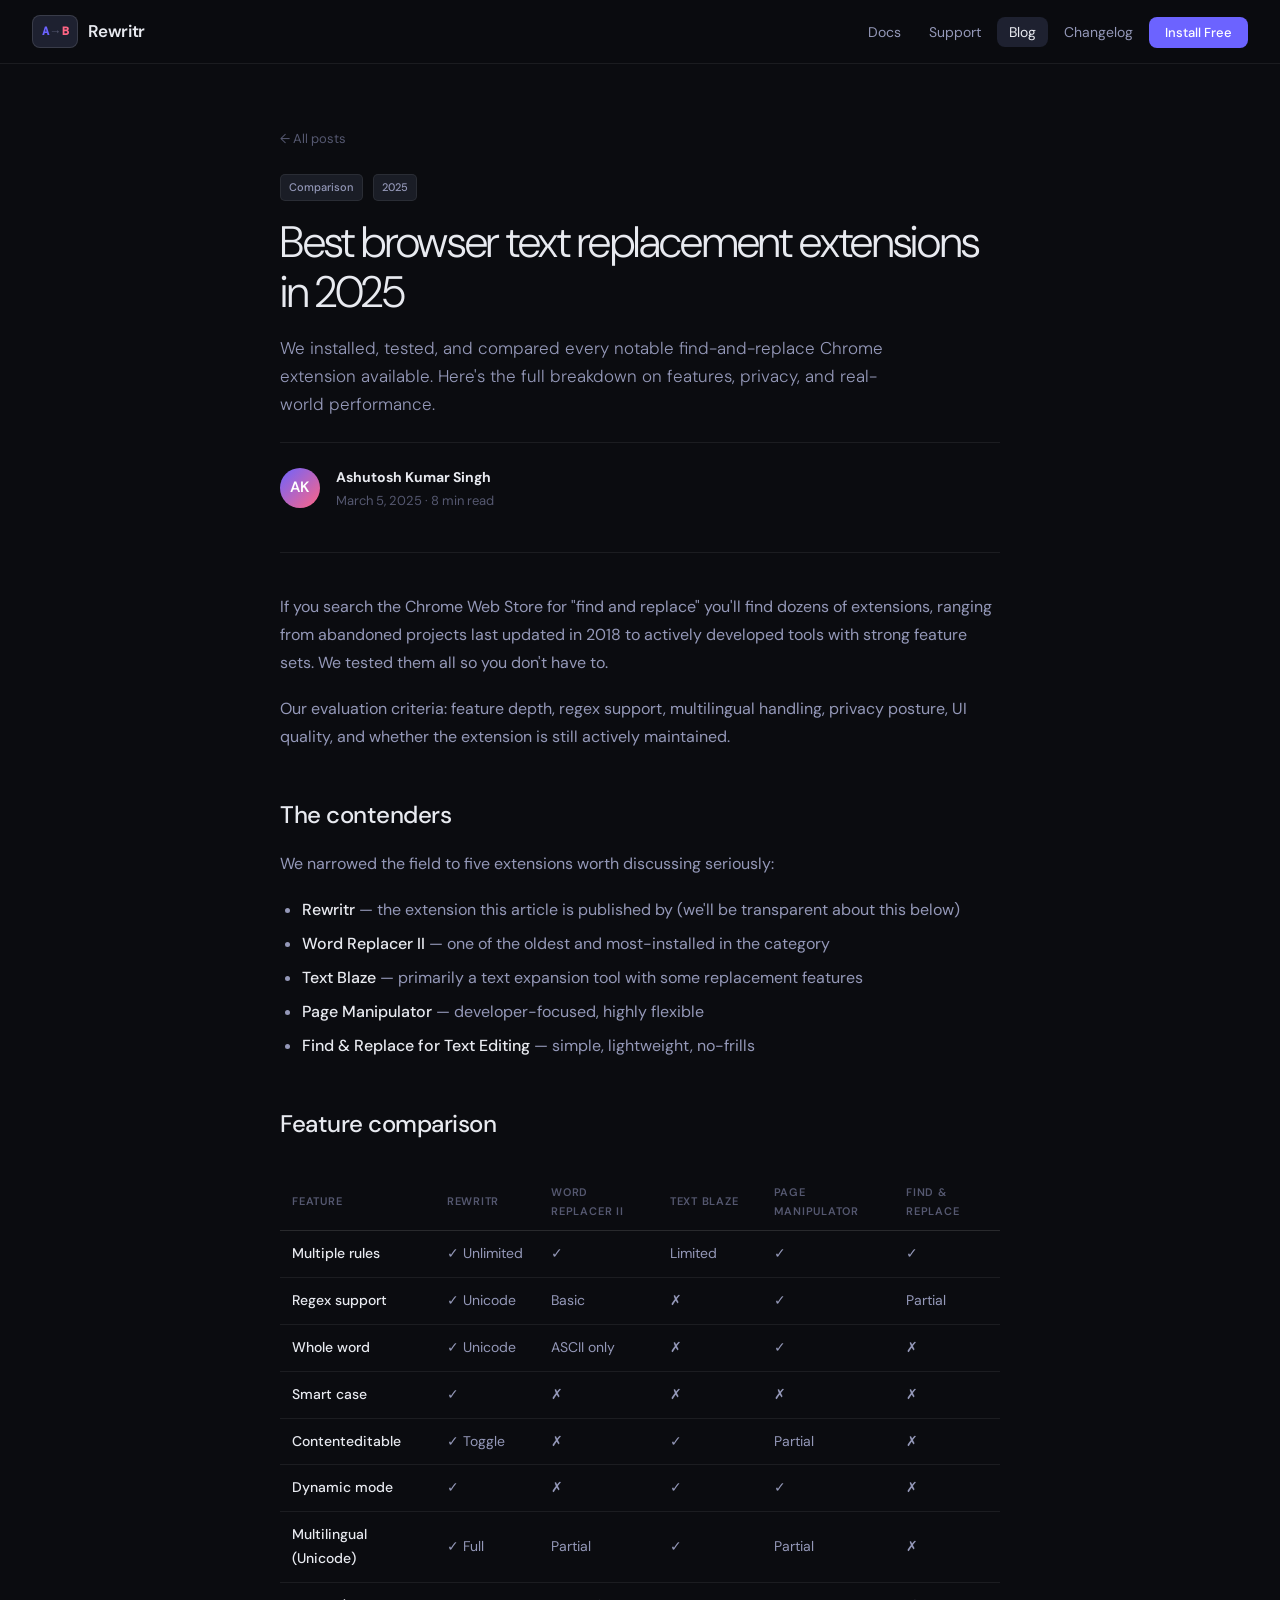
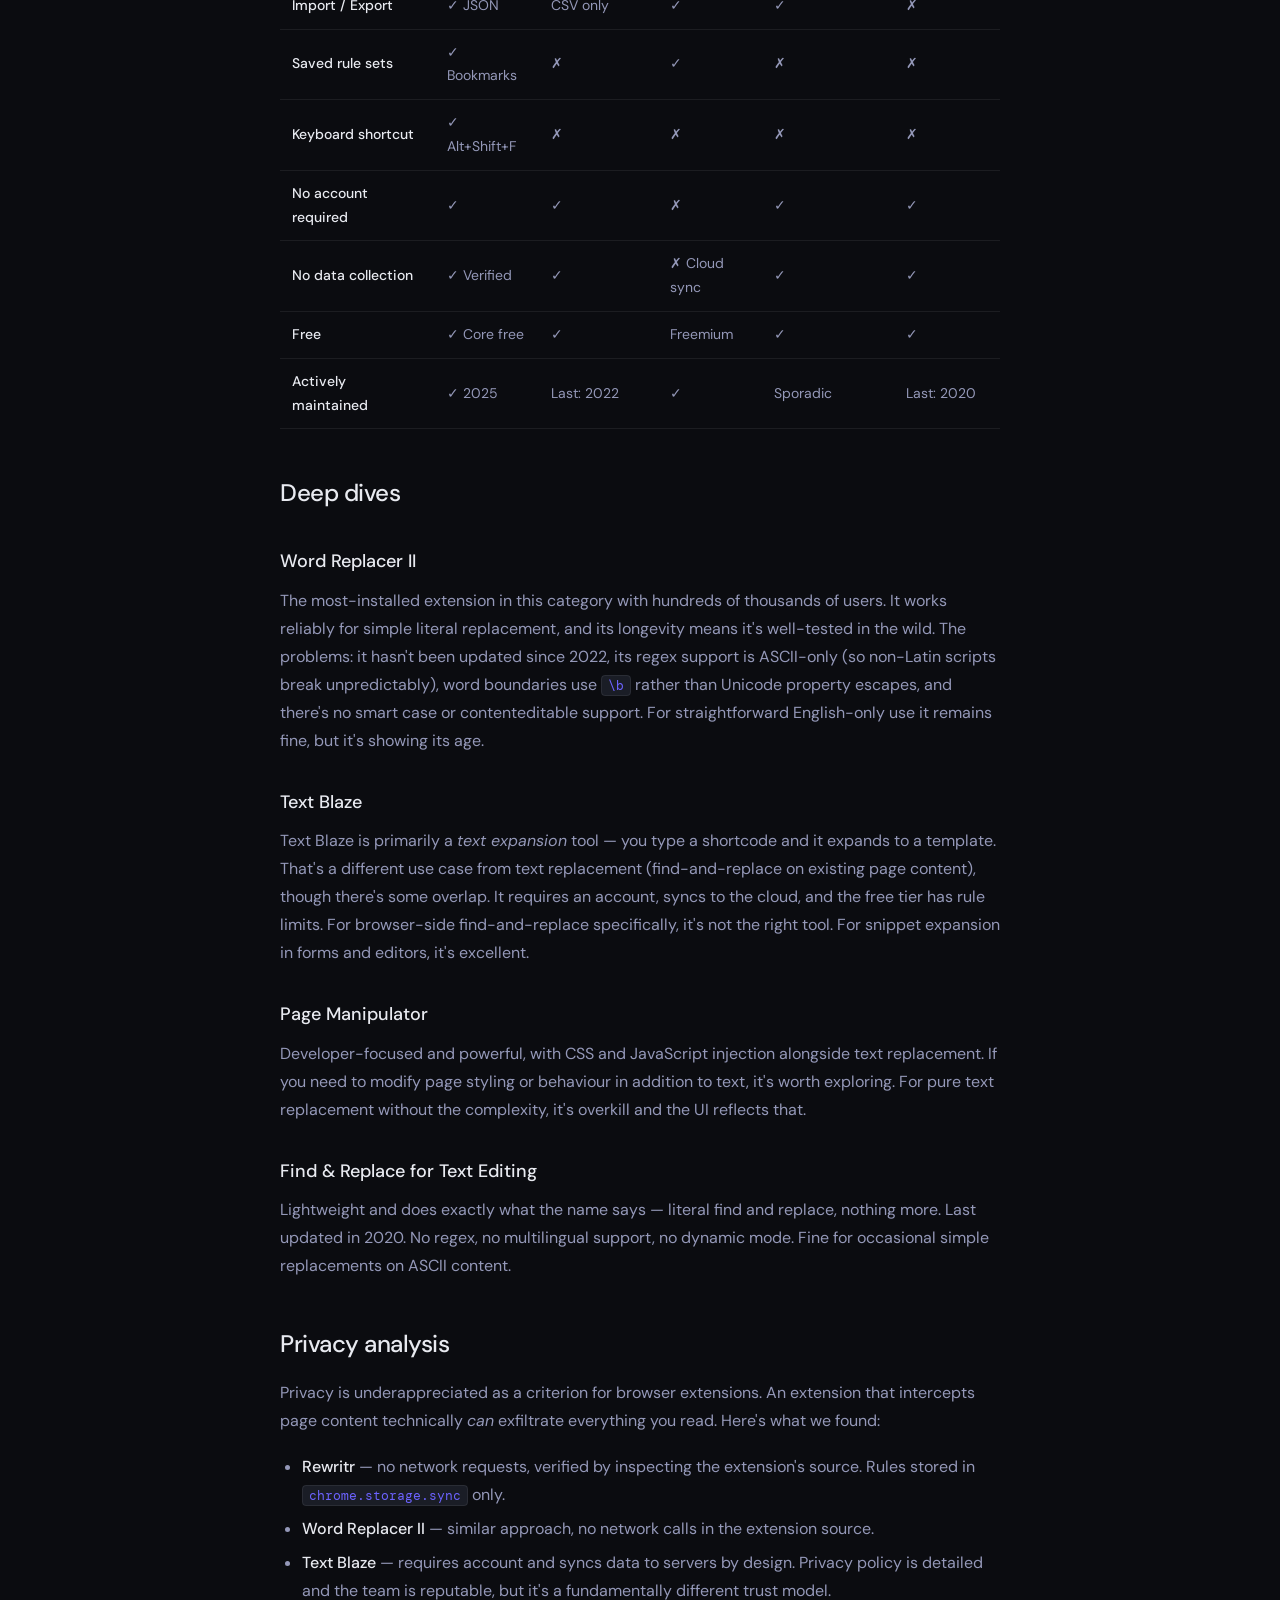
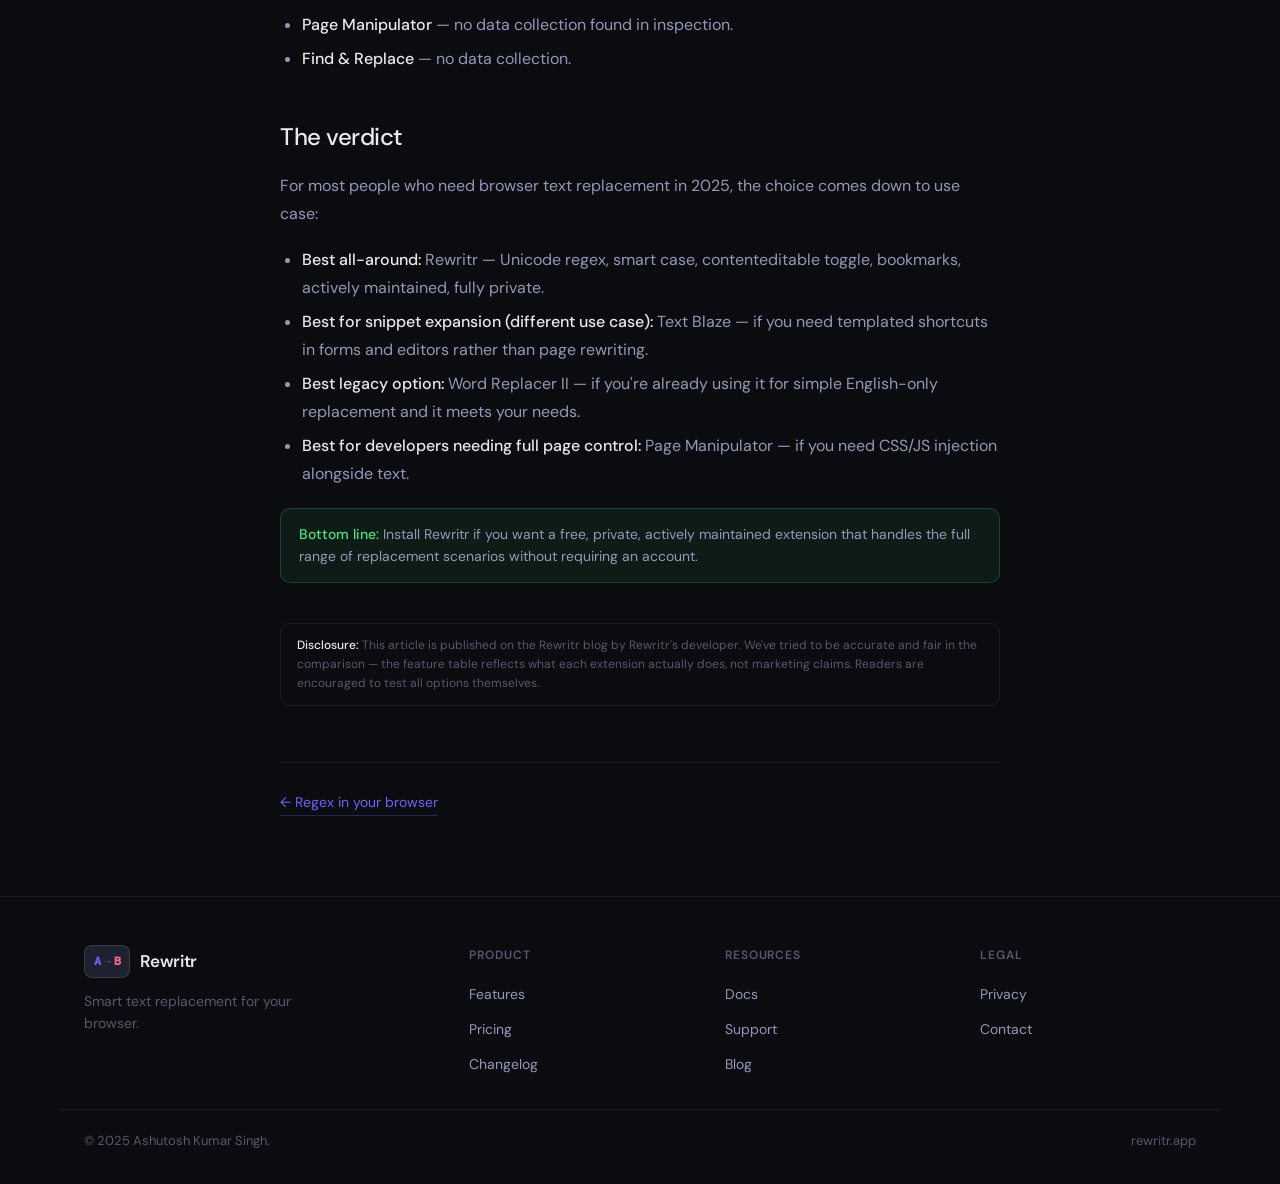
<file: blog/best-text-replacement-extensions-2025.html>
<!DOCTYPE html>
<html lang="en">
<head>
  <meta charset="UTF-8" />
  <meta name="viewport" content="width=device-width, initial-scale=1.0" />
  <title>Best browser text replacement extensions in 2025 — Rewritr Blog</title>
  <meta name="description" content="We compared every find-and-replace Chrome extension available in 2025. Here's how they stack up on features, privacy, and real-world performance." />
  <link rel="canonical" href="https://rewritr.app/blog/best-text-replacement-extensions-2025.html" />
  <meta property="og:title" content="Best browser text replacement extensions in 2025" />
  <meta property="og:description" content="A feature-by-feature comparison of the top find-and-replace Chrome extensions, including privacy analysis." />
  <meta property="og:type" content="article" />
  <meta property="og:url" content="https://rewritr.app/blog/best-text-replacement-extensions-2025.html" />
  <meta name="author" content="Ashutosh Kumar Singh" />
  <script type="application/ld+json">
  {
    "@context": "https://schema.org",
    "@type": "BlogPosting",
    "headline": "Best browser text replacement extensions in 2025",
    "description": "A feature-by-feature comparison of the top find-and-replace Chrome extensions.",
    "author": { "@type": "Person", "name": "Ashutosh Kumar Singh" },
    "publisher": { "@type": "Organization", "name": "Rewritr", "url": "https://rewritr.app" },
    "datePublished": "2025-03-05",
    "dateModified": "2025-04-01",
    "mainEntityOfPage": "https://rewritr.app/blog/best-text-replacement-extensions-2025.html"
  }
  </script>
  <link rel="stylesheet" href="../css/style.css" />
  <style>
    .blog-hero { padding: 60px 0 40px; border-bottom: 1px solid var(--border); margin-bottom: 40px; }
    .blog-back { font-size: 13px; color: var(--text3); display: inline-flex; align-items: center; gap: 5px; margin-bottom: 24px; transition: color 0.15s; }
    .blog-back:hover { color: var(--text2); }
    .blog-byline { display: flex; align-items: center; gap: 16px; margin-top: 24px; padding-top: 20px; border-top: 1px solid var(--border); }
    .blog-avatar { width: 40px; height: 40px; border-radius: 50%; background: linear-gradient(135deg,var(--accent),var(--accent2)); display: flex; align-items: center; justify-content: center; font-size: 15px; font-weight: 600; color: #fff; flex-shrink: 0; }
    .blog-byline-info p { font-size: 13px; color: var(--text3); }
    .blog-byline-info strong { font-size: 14px; color: var(--text); }
    .copy-btn { position: absolute; top: 10px; right: 10px; background: var(--surface); border: 1px solid var(--border2); color: var(--text2); border-radius: 6px; padding: 4px 10px; font-size: 11px; cursor: pointer; font-family: var(--font); transition: all 0.15s; }
    .copy-btn:hover { background: var(--accent); color: #fff; border-color: var(--accent); }
    .comparison-table { width: 100%; border-collapse: collapse; margin: 28px 0; font-size: 13px; }
    .comparison-table th { text-align: left; font-size: 11px; font-weight: 600; letter-spacing: 0.07em; text-transform: uppercase; color: var(--text3); padding: 10px 12px; border-bottom: 1px solid var(--border2); }
    .comparison-table td { padding: 11px 12px; border-bottom: 1px solid var(--border); color: var(--text2); }
    .comparison-table td:first-child { font-weight: 500; color: var(--text); }
    .check { color: #43e97b; }
    .cross { color: #ff6b6b; }
    .partial { color: #ffba00; }
    .tip { background: rgba(67,233,123,0.07); border: 1px solid rgba(67,233,123,0.2); border-radius: var(--radius); padding: 14px 18px; margin: 20px 0; font-size: 14px; color: var(--text2); line-height: 1.6; }
    .tip strong { color: #43e97b; }
    .post-nav { display: flex; justify-content: space-between; gap: 16px; margin-top: 56px; padding-top: 28px; border-top: 1px solid var(--border); font-size: 14px; color: var(--text2); }
    .post-nav a { transition: color 0.15s; }
    .post-nav a:hover { color: var(--accent); }
    .disclosure { font-size: 12px; color: var(--text3); border: 1px solid var(--border); border-radius: var(--radius); padding: 12px 16px; margin-top: 40px; line-height: 1.6; }
  </style>
</head>
<body>

<nav class="nav" role="navigation" aria-label="Main navigation">
  <a href="/" class="nav-logo"><div class="nav-logo-mark"><span class="nav-logo-a">A</span><span class="nav-logo-arr">→</span><span class="nav-logo-b">B</span></div>Rewritr</a>
  <ul class="nav-links" role="list">
    <li><a href="/docs/">Docs</a></li>
    <li><a href="/support/">Support</a></li>
    <li><a href="/blog/" class="active">Blog</a></li>
    <li><a href="/changelog/">Changelog</a></li>
    <li><a href="/#install" class="nav-cta">Install Free</a></li>
  </ul>
  <button class="nav-hamburger" aria-label="Toggle menu" aria-expanded="false"><span></span><span></span><span></span></button>
</nav>

<div class="page">
  <div class="container">
    <div style="max-width:720px;margin:0 auto">

      <div class="blog-hero">
        <a href="/blog/" class="blog-back">← All posts</a>
        <div style="display:flex;gap:10px;margin-bottom:16px">
          <span class="tag">Comparison</span>
          <span class="tag">2025</span>
        </div>
        <h1 style="font-size:clamp(28px,5vw,44px);font-weight:300;letter-spacing:-0.03em;line-height:1.15;margin-bottom:16px">Best browser text replacement extensions in 2025</h1>
        <p style="font-size:17px;color:var(--text2);line-height:1.65;max-width:620px;font-weight:300">We installed, tested, and compared every notable find-and-replace Chrome extension available. Here's the full breakdown on features, privacy, and real-world performance.</p>
        <div class="blog-byline">
          <div class="blog-avatar">AK</div>
          <div class="blog-byline-info">
            <strong>Ashutosh Kumar Singh</strong>
            <p>March 5, 2025 · 8 min read</p>
          </div>
        </div>
      </div>

      <article class="prose">
        <p>If you search the Chrome Web Store for "find and replace" you'll find dozens of extensions, ranging from abandoned projects last updated in 2018 to actively developed tools with strong feature sets. We tested them all so you don't have to.</p>

        <p>Our evaluation criteria: feature depth, regex support, multilingual handling, privacy posture, UI quality, and whether the extension is still actively maintained.</p>

        <h2>The contenders</h2>
        <p>We narrowed the field to five extensions worth discussing seriously:</p>
        <ul>
          <li><strong>Rewritr</strong> — the extension this article is published by (we'll be transparent about this below)</li>
          <li><strong>Word Replacer II</strong> — one of the oldest and most-installed in the category</li>
          <li><strong>Text Blaze</strong> — primarily a text expansion tool with some replacement features</li>
          <li><strong>Page Manipulator</strong> — developer-focused, highly flexible</li>
          <li><strong>Find & Replace for Text Editing</strong> — simple, lightweight, no-frills</li>
        </ul>

        <h2>Feature comparison</h2>

        <table class="comparison-table">
          <thead>
            <tr>
              <th>Feature</th>
              <th>Rewritr</th>
              <th>Word Replacer II</th>
              <th>Text Blaze</th>
              <th>Page Manipulator</th>
              <th>Find &amp; Replace</th>
            </tr>
          </thead>
          <tbody>
            <tr><td>Multiple rules</td><td class="check">✓ Unlimited</td><td class="check">✓</td><td class="partial">Limited</td><td class="check">✓</td><td class="check">✓</td></tr>
            <tr><td>Regex support</td><td class="check">✓ Unicode</td><td class="partial">Basic</td><td class="cross">✗</td><td class="check">✓</td><td class="partial">Partial</td></tr>
            <tr><td>Whole word</td><td class="check">✓ Unicode</td><td class="partial">ASCII only</td><td class="cross">✗</td><td class="check">✓</td><td class="cross">✗</td></tr>
            <tr><td>Smart case</td><td class="check">✓</td><td class="cross">✗</td><td class="cross">✗</td><td class="cross">✗</td><td class="cross">✗</td></tr>
            <tr><td>Contenteditable</td><td class="check">✓ Toggle</td><td class="cross">✗</td><td class="check">✓</td><td class="partial">Partial</td><td class="cross">✗</td></tr>
            <tr><td>Dynamic mode</td><td class="check">✓</td><td class="cross">✗</td><td class="check">✓</td><td class="check">✓</td><td class="cross">✗</td></tr>
            <tr><td>Multilingual (Unicode)</td><td class="check">✓ Full</td><td class="partial">Partial</td><td class="check">✓</td><td class="partial">Partial</td><td class="cross">✗</td></tr>
            <tr><td>Import / Export</td><td class="check">✓ JSON</td><td class="partial">CSV only</td><td class="check">✓</td><td class="check">✓</td><td class="cross">✗</td></tr>
            <tr><td>Saved rule sets</td><td class="check">✓ Bookmarks</td><td class="cross">✗</td><td class="check">✓</td><td class="cross">✗</td><td class="cross">✗</td></tr>
            <tr><td>Keyboard shortcut</td><td class="check">✓ Alt+Shift+F</td><td class="cross">✗</td><td class="cross">✗</td><td class="cross">✗</td><td class="cross">✗</td></tr>
            <tr><td>No account required</td><td class="check">✓</td><td class="check">✓</td><td class="cross">✗</td><td class="check">✓</td><td class="check">✓</td></tr>
            <tr><td>No data collection</td><td class="check">✓ Verified</td><td class="check">✓</td><td class="cross">✗ Cloud sync</td><td class="check">✓</td><td class="check">✓</td></tr>
            <tr><td>Free</td><td class="check">✓ Core free</td><td class="check">✓</td><td class="partial">Freemium</td><td class="check">✓</td><td class="check">✓</td></tr>
            <tr><td>Actively maintained</td><td class="check">✓ 2025</td><td class="cross">Last: 2022</td><td class="check">✓</td><td class="partial">Sporadic</td><td class="cross">Last: 2020</td></tr>
          </tbody>
        </table>

        <h2>Deep dives</h2>

        <h3>Word Replacer II</h3>
        <p>The most-installed extension in this category with hundreds of thousands of users. It works reliably for simple literal replacement, and its longevity means it's well-tested in the wild. The problems: it hasn't been updated since 2022, its regex support is ASCII-only (so non-Latin scripts break unpredictably), word boundaries use <code>\b</code> rather than Unicode property escapes, and there's no smart case or contenteditable support. For straightforward English-only use it remains fine, but it's showing its age.</p>

        <h3>Text Blaze</h3>
        <p>Text Blaze is primarily a <em>text expansion</em> tool — you type a shortcode and it expands to a template. That's a different use case from text replacement (find-and-replace on existing page content), though there's some overlap. It requires an account, syncs to the cloud, and the free tier has rule limits. For browser-side find-and-replace specifically, it's not the right tool. For snippet expansion in forms and editors, it's excellent.</p>

        <h3>Page Manipulator</h3>
        <p>Developer-focused and powerful, with CSS and JavaScript injection alongside text replacement. If you need to modify page styling or behaviour in addition to text, it's worth exploring. For pure text replacement without the complexity, it's overkill and the UI reflects that.</p>

        <h3>Find &amp; Replace for Text Editing</h3>
        <p>Lightweight and does exactly what the name says — literal find and replace, nothing more. Last updated in 2020. No regex, no multilingual support, no dynamic mode. Fine for occasional simple replacements on ASCII content.</p>

        <h2>Privacy analysis</h2>
        <p>Privacy is underappreciated as a criterion for browser extensions. An extension that intercepts page content technically <em>can</em> exfiltrate everything you read. Here's what we found:</p>
        <ul>
          <li><strong>Rewritr</strong> — no network requests, verified by inspecting the extension's source. Rules stored in <code>chrome.storage.sync</code> only.</li>
          <li><strong>Word Replacer II</strong> — similar approach, no network calls in the extension source.</li>
          <li><strong>Text Blaze</strong> — requires account and syncs data to servers by design. Privacy policy is detailed and the team is reputable, but it's a fundamentally different trust model.</li>
          <li><strong>Page Manipulator</strong> — no data collection found in inspection.</li>
          <li><strong>Find &amp; Replace</strong> — no data collection.</li>
        </ul>

        <h2>The verdict</h2>
        <p>For most people who need browser text replacement in 2025, the choice comes down to use case:</p>
        <ul>
          <li><strong>Best all-around:</strong> Rewritr — Unicode regex, smart case, contenteditable toggle, bookmarks, actively maintained, fully private.</li>
          <li><strong>Best for snippet expansion (different use case):</strong> Text Blaze — if you need templated shortcuts in forms and editors rather than page rewriting.</li>
          <li><strong>Best legacy option:</strong> Word Replacer II — if you're already using it for simple English-only replacement and it meets your needs.</li>
          <li><strong>Best for developers needing full page control:</strong> Page Manipulator — if you need CSS/JS injection alongside text.</li>
        </ul>

        <div class="tip"><strong>Bottom line:</strong> Install Rewritr if you want a free, private, actively maintained extension that handles the full range of replacement scenarios without requiring an account.</div>

        <div class="disclosure">
          <strong>Disclosure:</strong> This article is published on the Rewritr blog by Rewritr's developer. We've tried to be accurate and fair in the comparison — the feature table reflects what each extension actually does, not marketing claims. Readers are encouraged to test all options themselves.
        </div>

        <div class="post-nav">
          <a href="regex-browser-text-replacement.html">← Regex in your browser</a>
          <span></span>
        </div>
      </article>
    </div>
  </div>
</div>

<footer class="footer" role="contentinfo">
  <div class="footer-inner">
    <div class="footer-brand"><a href="/" class="nav-logo" style="display:inline-flex"><div class="nav-logo-mark"><span class="nav-logo-a">A</span><span class="nav-logo-arr">→</span><span class="nav-logo-b">B</span></div>Rewritr</a><p>Smart text replacement for your browser.</p></div>
    <div class="footer-col"><h4>Product</h4><ul><li><a href="/#features">Features</a></li><li><a href="/#pricing">Pricing</a></li><li><a href="/changelog/">Changelog</a></li></ul></div>
    <div class="footer-col"><h4>Resources</h4><ul><li><a href="/docs/">Docs</a></li><li><a href="/support/">Support</a></li><li><a href="/blog/">Blog</a></li></ul></div>
    <div class="footer-col"><h4>Legal</h4><ul><li><a href="/privacy/">Privacy</a></li><li><a href="mailto:ashutoshsingh5888@gmail.com">Contact</a></li></ul></div>
  </div>
  <div class="footer-bottom"><span>© 2025 Ashutosh Kumar Singh.</span><span>rewritr.app</span></div>
</footer>
<script src="../js/main.js"></script>
</body>
</html>
</file>
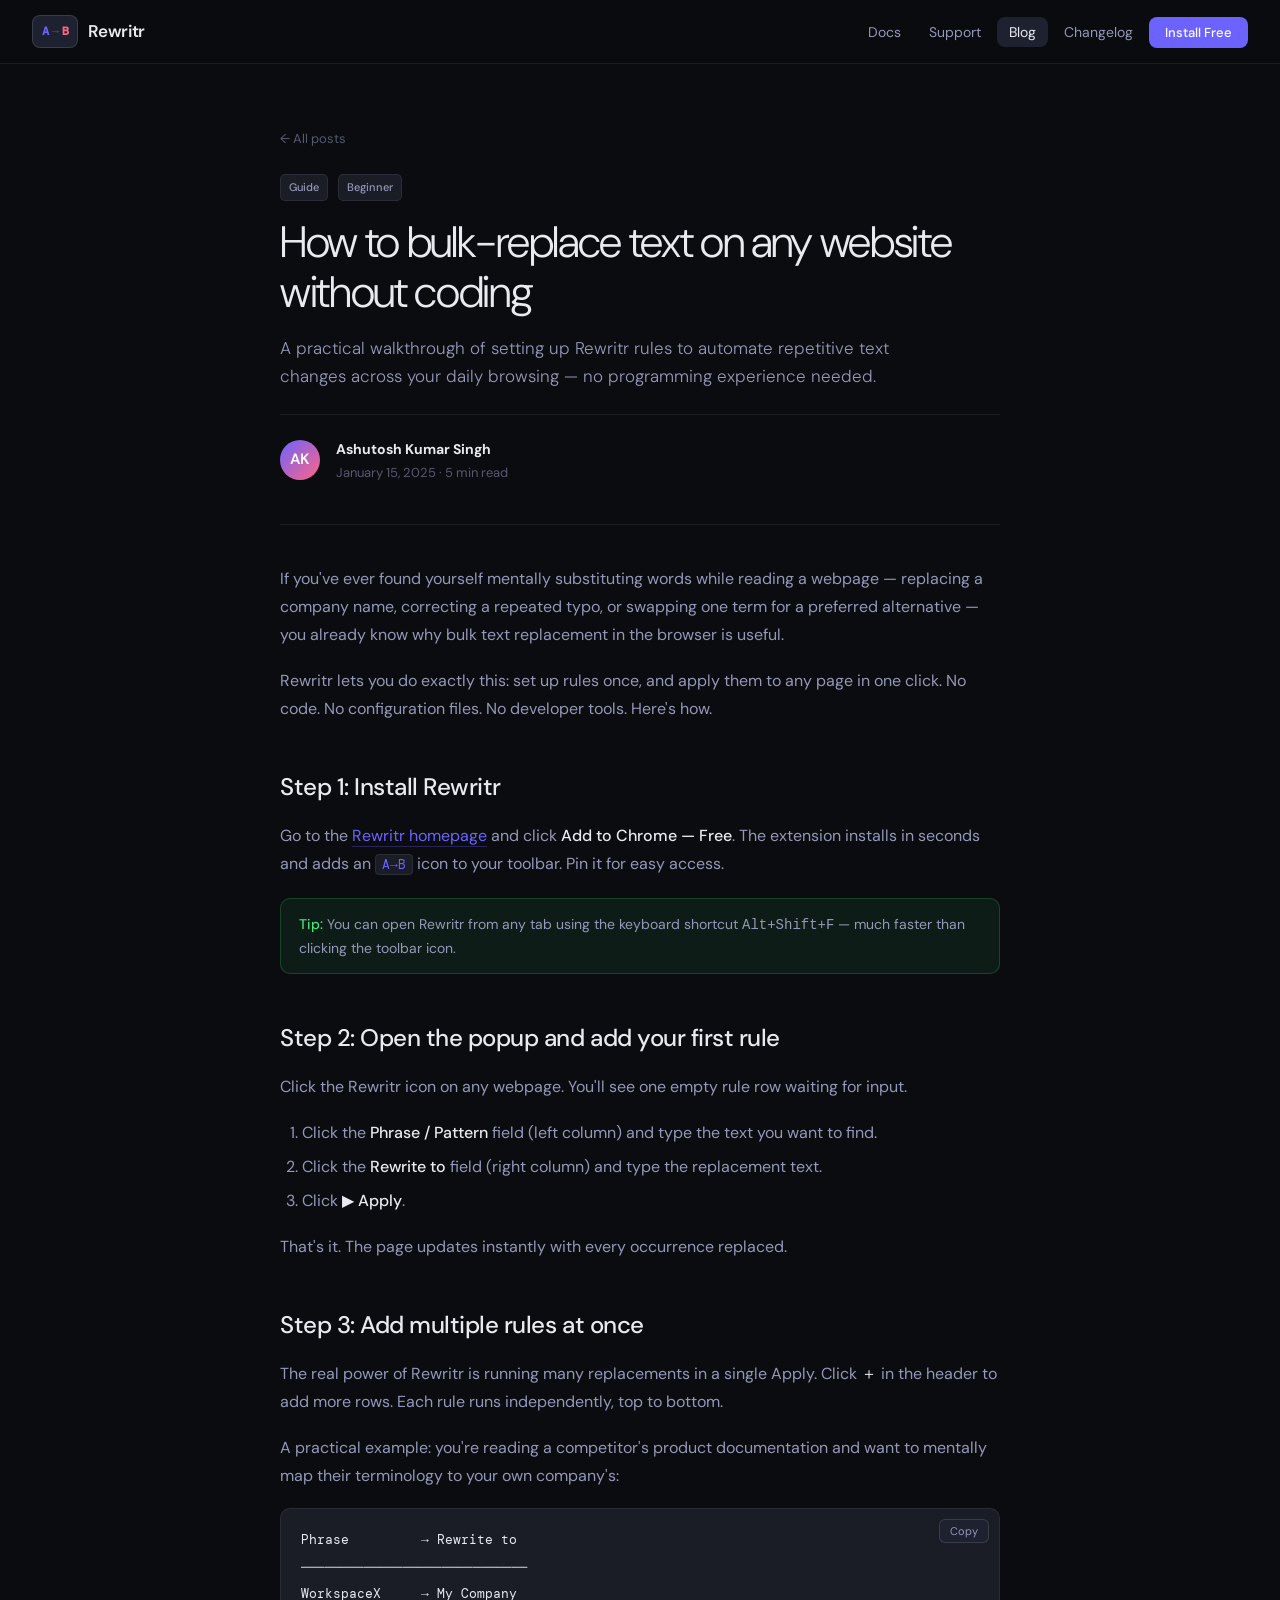
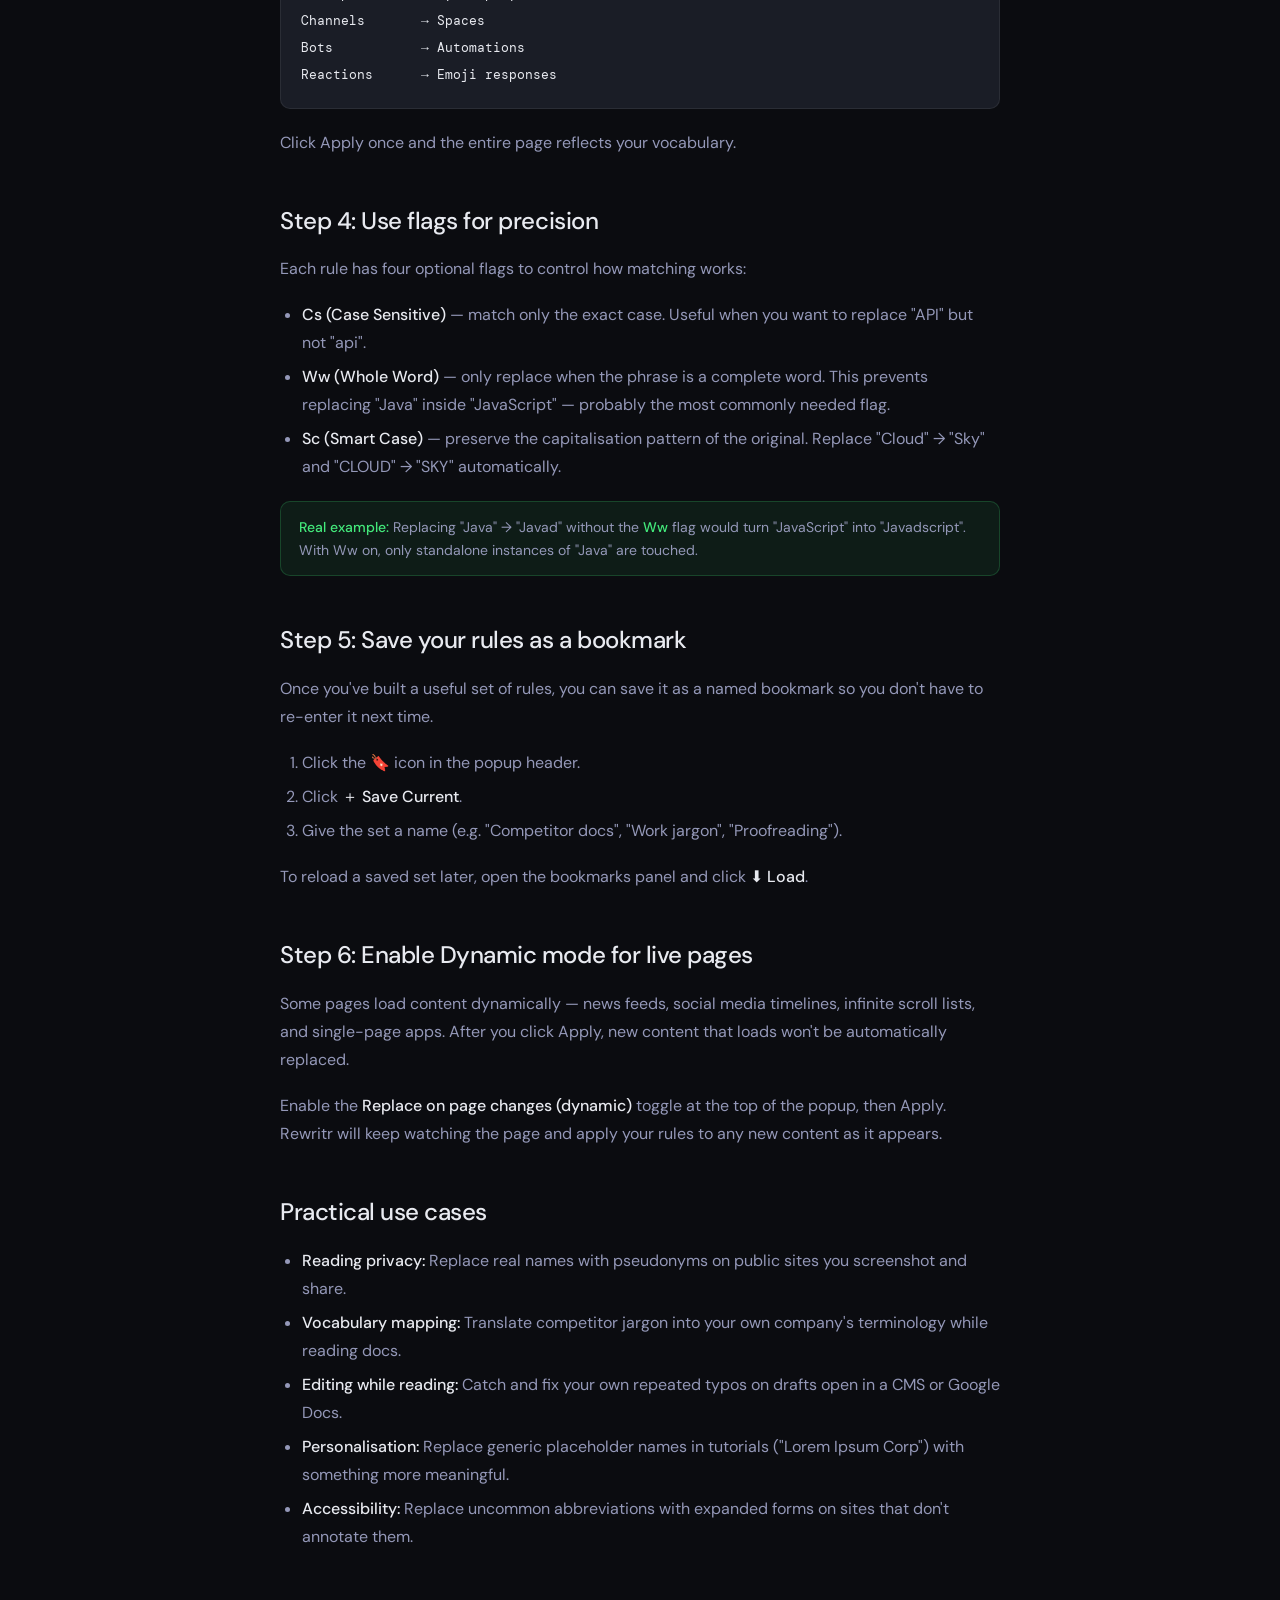
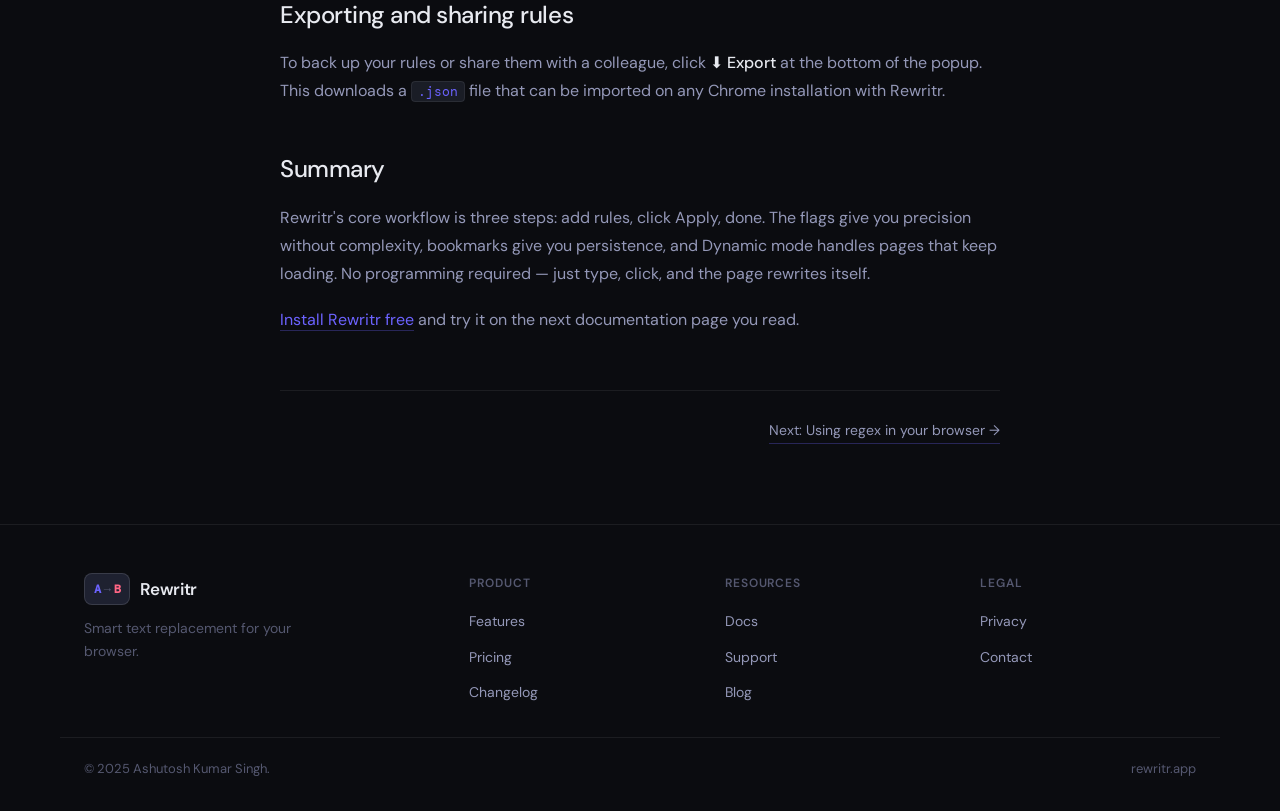
<file: blog/bulk-replace-text-browser.html>
<!DOCTYPE html>
<html lang="en">
<head>
  <meta charset="UTF-8" />
  <meta name="viewport" content="width=device-width, initial-scale=1.0" />
  <title>How to bulk-replace text on any website without coding — Rewritr Blog</title>
  <meta name="description" content="A step-by-step guide to setting up Rewritr rules for bulk text replacement across any website. No programming experience needed." />
  <link rel="canonical" href="https://rewritr.app/blog/bulk-replace-text-browser.html" />
  <meta property="og:title" content="How to bulk-replace text on any website without coding" />
  <meta property="og:description" content="A practical walkthrough of setting up Rewritr rules to automate repetitive text changes across your daily browsing." />
  <meta property="og:type" content="article" />
  <meta property="og:url" content="https://rewritr.app/blog/bulk-replace-text-browser.html" />
  <meta name="author" content="Ashutosh Kumar Singh" />
  <script type="application/ld+json">
  {
    "@context": "https://schema.org",
    "@type": "BlogPosting",
    "headline": "How to bulk-replace text on any website without coding",
    "description": "A step-by-step guide to bulk text replacement in the browser using Rewritr.",
    "author": { "@type": "Person", "name": "Ashutosh Kumar Singh", "email": "ashutoshsingh5888@gmail.com" },
    "publisher": { "@type": "Organization", "name": "Rewritr", "url": "https://rewritr.app" },
    "datePublished": "2025-01-15",
    "dateModified": "2025-04-01",
    "mainEntityOfPage": "https://rewritr.app/blog/bulk-replace-text-browser.html"
  }
  </script>
  <link rel="stylesheet" href="../css/style.css" />
  <style>
    .blog-hero { padding: 60px 0 40px; border-bottom: 1px solid var(--border); margin-bottom: 40px; }
    .blog-back { font-size: 13px; color: var(--text3); display: inline-flex; align-items: center; gap: 5px; margin-bottom: 24px; transition: color 0.15s; }
    .blog-back:hover { color: var(--text2); }
    .blog-byline { display: flex; align-items: center; gap: 16px; margin-top: 24px; padding-top: 20px; border-top: 1px solid var(--border); }
    .blog-avatar { width: 40px; height: 40px; border-radius: 50%; background: linear-gradient(135deg,var(--accent),var(--accent2)); display: flex; align-items: center; justify-content: center; font-size: 15px; font-weight: 600; color: #fff; flex-shrink: 0; }
    .blog-byline-info p { font-size: 13px; color: var(--text3); }
    .blog-byline-info strong { font-size: 14px; color: var(--text); }
    .copy-btn { position: absolute; top: 10px; right: 10px; background: var(--surface); border: 1px solid var(--border2); color: var(--text2); border-radius: 6px; padding: 4px 10px; font-size: 11px; cursor: pointer; font-family: var(--font); transition: all 0.15s; }
    .copy-btn:hover { background: var(--accent); color: #fff; border-color: var(--accent); }
    .tip { background: rgba(67,233,123,0.07); border: 1px solid rgba(67,233,123,0.2); border-radius: var(--radius); padding: 14px 18px; margin: 20px 0; font-size: 14px; color: var(--text2); line-height: 1.6; }
    .tip strong { color: #43e97b; }
    .post-nav { display: flex; justify-content: space-between; gap: 16px; margin-top: 56px; padding-top: 28px; border-top: 1px solid var(--border); }
    .post-nav a { font-size: 14px; color: var(--text2); transition: color 0.15s; }
    .post-nav a:hover { color: var(--accent); }
  </style>
</head>
<body>

<nav class="nav" role="navigation" aria-label="Main navigation">
  <a href="/" class="nav-logo"><div class="nav-logo-mark"><span class="nav-logo-a">A</span><span class="nav-logo-arr">→</span><span class="nav-logo-b">B</span></div>Rewritr</a>
  <ul class="nav-links" role="list">
    <li><a href="/docs/">Docs</a></li>
    <li><a href="/support/">Support</a></li>
    <li><a href="/blog/" class="active">Blog</a></li>
    <li><a href="/changelog/">Changelog</a></li>
    <li><a href="/#install" class="nav-cta">Install Free</a></li>
  </ul>
  <button class="nav-hamburger" aria-label="Toggle menu" aria-expanded="false"><span></span><span></span><span></span></button>
</nav>

<div class="page">
  <div class="container">
    <div style="max-width:720px;margin:0 auto">

      <div class="blog-hero">
        <a href="/blog/" class="blog-back">← All posts</a>
        <div style="display:flex;gap:10px;margin-bottom:16px">
          <span class="tag">Guide</span>
          <span class="tag">Beginner</span>
        </div>
        <h1 class="prose" style="font-size:clamp(28px,5vw,44px);font-weight:300;letter-spacing:-0.03em;line-height:1.15;margin-bottom:16px">How to bulk-replace text on any website without coding</h1>
        <p style="font-size:17px;color:var(--text2);line-height:1.65;max-width:620px;font-weight:300">A practical walkthrough of setting up Rewritr rules to automate repetitive text changes across your daily browsing — no programming experience needed.</p>
        <div class="blog-byline">
          <div class="blog-avatar">AK</div>
          <div class="blog-byline-info">
            <strong>Ashutosh Kumar Singh</strong>
            <p>January 15, 2025 · 5 min read</p>
          </div>
        </div>
      </div>

      <article class="prose">
        <p>If you've ever found yourself mentally substituting words while reading a webpage — replacing a company name, correcting a repeated typo, or swapping one term for a preferred alternative — you already know why bulk text replacement in the browser is useful.</p>

        <p>Rewritr lets you do exactly this: set up rules once, and apply them to any page in one click. No code. No configuration files. No developer tools. Here's how.</p>

        <h2>Step 1: Install Rewritr</h2>
        <p>Go to the <a href="https://rewritr.app">Rewritr homepage</a> and click <strong>Add to Chrome — Free</strong>. The extension installs in seconds and adds an <code>A→B</code> icon to your toolbar. Pin it for easy access.</p>

        <div class="tip"><strong>Tip:</strong> You can open Rewritr from any tab using the keyboard shortcut <kbd>Alt+Shift+F</kbd> — much faster than clicking the toolbar icon.</div>

        <h2>Step 2: Open the popup and add your first rule</h2>
        <p>Click the Rewritr icon on any webpage. You'll see one empty rule row waiting for input.</p>
        <ol>
          <li>Click the <strong>Phrase / Pattern</strong> field (left column) and type the text you want to find.</li>
          <li>Click the <strong>Rewrite to</strong> field (right column) and type the replacement text.</li>
          <li>Click <strong>▶ Apply</strong>.</li>
        </ol>
        <p>That's it. The page updates instantly with every occurrence replaced.</p>

        <h2>Step 3: Add multiple rules at once</h2>
        <p>The real power of Rewritr is running many replacements in a single Apply. Click <strong>＋</strong> in the header to add more rows. Each rule runs independently, top to bottom.</p>
        <p>A practical example: you're reading a competitor's product documentation and want to mentally map their terminology to your own company's:</p>
        <pre><code>Phrase         → Rewrite to
─────────────────────────────
WorkspaceX     → My Company
Channels       → Spaces
Bots           → Automations
Reactions      → Emoji responses</code></pre>
        <p>Click Apply once and the entire page reflects your vocabulary.</p>

        <h2>Step 4: Use flags for precision</h2>
        <p>Each rule has four optional flags to control how matching works:</p>
        <ul>
          <li><strong>Cs (Case Sensitive)</strong> — match only the exact case. Useful when you want to replace "API" but not "api".</li>
          <li><strong>Ww (Whole Word)</strong> — only replace when the phrase is a complete word. This prevents replacing "Java" inside "JavaScript" — probably the most commonly needed flag.</li>
          <li><strong>Sc (Smart Case)</strong> — preserve the capitalisation pattern of the original. Replace "Cloud" → "Sky" and "CLOUD" → "SKY" automatically.</li>
        </ul>

        <div class="tip"><strong>Real example:</strong> Replacing "Java" → "Javad" without the <strong>Ww</strong> flag would turn "JavaScript" into "Javadscript". With Ww on, only standalone instances of "Java" are touched.</div>

        <h2>Step 5: Save your rules as a bookmark</h2>
        <p>Once you've built a useful set of rules, you can save it as a named bookmark so you don't have to re-enter it next time.</p>
        <ol>
          <li>Click the 🔖 icon in the popup header.</li>
          <li>Click <strong>＋ Save Current</strong>.</li>
          <li>Give the set a name (e.g. "Competitor docs", "Work jargon", "Proofreading").</li>
        </ol>
        <p>To reload a saved set later, open the bookmarks panel and click <strong>⬇ Load</strong>.</p>

        <h2>Step 6: Enable Dynamic mode for live pages</h2>
        <p>Some pages load content dynamically — news feeds, social media timelines, infinite scroll lists, and single-page apps. After you click Apply, new content that loads won't be automatically replaced.</p>
        <p>Enable the <strong>Replace on page changes (dynamic)</strong> toggle at the top of the popup, then Apply. Rewritr will keep watching the page and apply your rules to any new content as it appears.</p>

        <h2>Practical use cases</h2>
        <ul>
          <li><strong>Reading privacy:</strong> Replace real names with pseudonyms on public sites you screenshot and share.</li>
          <li><strong>Vocabulary mapping:</strong> Translate competitor jargon into your own company's terminology while reading docs.</li>
          <li><strong>Editing while reading:</strong> Catch and fix your own repeated typos on drafts open in a CMS or Google Docs.</li>
          <li><strong>Personalisation:</strong> Replace generic placeholder names in tutorials ("Lorem Ipsum Corp") with something more meaningful.</li>
          <li><strong>Accessibility:</strong> Replace uncommon abbreviations with expanded forms on sites that don't annotate them.</li>
        </ul>

        <h2>Exporting and sharing rules</h2>
        <p>To back up your rules or share them with a colleague, click <strong>⬇ Export</strong> at the bottom of the popup. This downloads a <code>.json</code> file that can be imported on any Chrome installation with Rewritr.</p>

        <h2>Summary</h2>
        <p>Rewritr's core workflow is three steps: add rules, click Apply, done. The flags give you precision without complexity, bookmarks give you persistence, and Dynamic mode handles pages that keep loading. No programming required — just type, click, and the page rewrites itself.</p>

        <p><a href="https://rewritr.app/#install">Install Rewritr free</a> and try it on the next documentation page you read.</p>

        <div class="post-nav">
          <span></span>
          <a href="regex-browser-text-replacement.html">Next: Using regex in your browser →</a>
        </div>
      </article>
    </div>
  </div>
</div>

<footer class="footer" role="contentinfo">
  <div class="footer-inner">
    <div class="footer-brand"><a href="/" class="nav-logo" style="display:inline-flex"><div class="nav-logo-mark"><span class="nav-logo-a">A</span><span class="nav-logo-arr">→</span><span class="nav-logo-b">B</span></div>Rewritr</a><p>Smart text replacement for your browser.</p></div>
    <div class="footer-col"><h4>Product</h4><ul><li><a href="/#features">Features</a></li><li><a href="/#pricing">Pricing</a></li><li><a href="/changelog/">Changelog</a></li></ul></div>
    <div class="footer-col"><h4>Resources</h4><ul><li><a href="/docs/">Docs</a></li><li><a href="/support/">Support</a></li><li><a href="/blog/">Blog</a></li></ul></div>
    <div class="footer-col"><h4>Legal</h4><ul><li><a href="/privacy/">Privacy</a></li><li><a href="mailto:ashutoshsingh5888@gmail.com">Contact</a></li></ul></div>
  </div>
  <div class="footer-bottom"><span>© 2025 Ashutosh Kumar Singh.</span><span>rewritr.app</span></div>
</footer>
<script src="../js/main.js"></script>
</body>
</html>
</file>
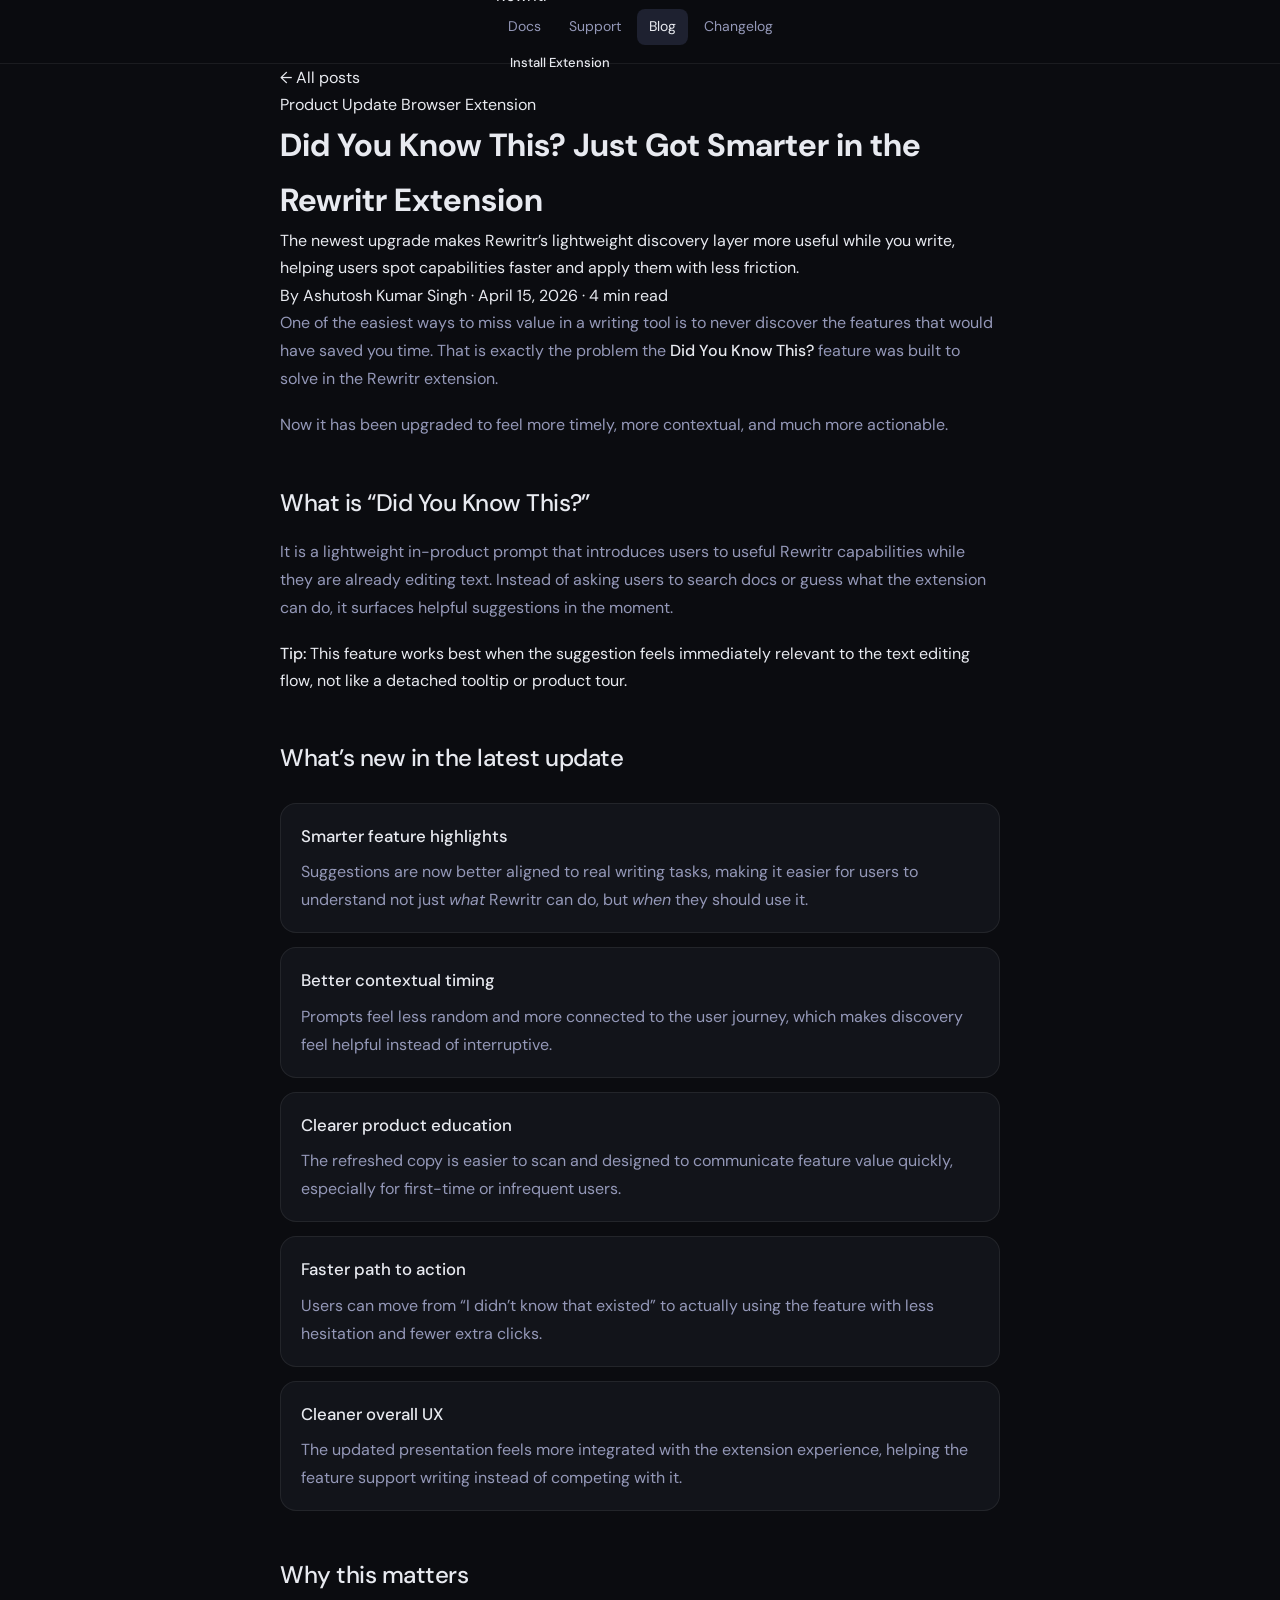
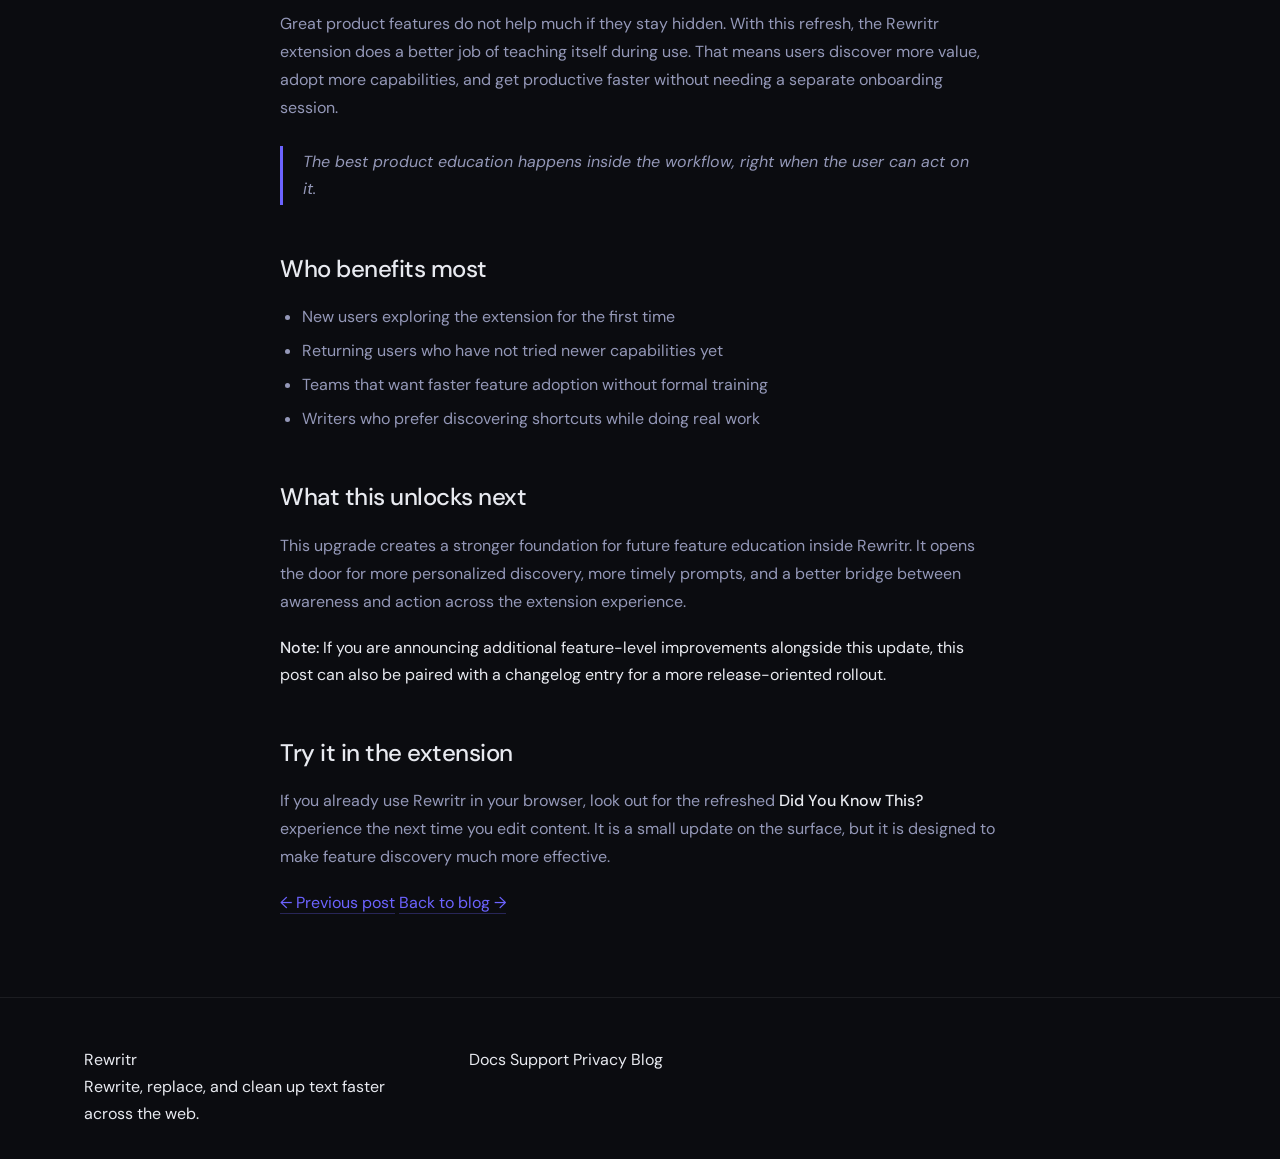
<file: blog/did-you-know-this-rewritr-extension-update.html>
<!DOCTYPE html>
<html lang="en">
<head>
  <meta charset="UTF-8" />
  <meta name="viewport" content="width=device-width, initial-scale=1.0" />
  <title>Did You Know This? Just Got Smarter in the Rewritr Extension — Rewritr</title>
  <meta name="description" content="Discover the upgraded Did You Know This? feature in the Rewritr extension, with smarter prompts, better relevance, cleaner UX, and faster ways to rewrite text in place." />
  <link rel="canonical" href="https://rewritr.app/blog/did-you-know-this-rewritr-extension-update.html" />
  <meta property="og:title" content="Did You Know This? Just Got Smarter in the Rewritr Extension" />
  <meta property="og:description" content="The latest Rewritr extension update makes Did You Know This? more useful, more contextual, and faster to act on while you write." />
  <meta property="og:url" content="https://rewritr.app/blog/did-you-know-this-rewritr-extension-update.html" />
  <meta property="og:type" content="article" />
  <meta name="twitter:card" content="summary_large_image" />
  <meta name="twitter:title" content="Did You Know This? Just Got Smarter in the Rewritr Extension" />
  <meta name="twitter:description" content="A closer look at the newest improvements to Rewritr’s Did You Know This? experience." />
  <meta name="author" content="Ashutosh Kumar Singh" />
  <link rel="stylesheet" href="../css/style.css" />
  <script type="application/ld+json">
  {
    "@context": "https://schema.org",
    "@type": "BlogPosting",
    "headline": "Did You Know This? Just Got Smarter in the Rewritr Extension",
    "description": "A product update on the new Did You Know This? experience in the Rewritr extension.",
    "author": { "@type": "Person", "name": "Ashutosh Kumar Singh" },
    "publisher": { "@type": "Organization", "name": "Rewritr", "url": "https://rewritr.app" },
    "datePublished": "2026-04-15",
    "dateModified": "2026-04-15",
    "mainEntityOfPage": "https://rewritr.app/blog/did-you-know-this-rewritr-extension-update.html"
  }
  </script>
  <style>
    .feature-checklist { display: grid; gap: 14px; margin: 24px 0; }
    .feature-checklist .item { border: 1px solid var(--border); background: var(--bg2); border-radius: var(--radius-lg); padding: 18px 20px; }
    .feature-checklist h3 { margin: 0 0 8px; font-size: 1.05rem; font-weight: 500; color: var(--text); }
    .feature-checklist p { margin: 0; }
  </style>
</head>
<body>
  <nav class="nav">
    <div class="container nav-inner">
      <a href="/" class="logo">Rewritr</a>
      <div class="nav-links">
        <a href="/docs/">Docs</a>
        <a href="/support/">Support</a>
        <a href="/blog/" class="active">Blog</a>
        <a href="/changelog/">Changelog</a>
      </div>
      <a href="/#install" class="btn btn-sm">Install Extension</a>
    </div>
  </nav>

  <div class="page">
    <div class="container">
      <div style="max-width: 720px; margin: 0 auto;">
        <div class="blog-hero">
          <a href="/blog/" class="blog-back">← All posts</a>
          <div class="tag-row">
            <span class="chip">Product Update</span>
            <span class="chip">Browser Extension</span>
          </div>
          <h1>Did You Know This? Just Got Smarter in the Rewritr Extension</h1>
          <p class="blog-excerpt">The newest upgrade makes Rewritr’s lightweight discovery layer more useful while you write, helping users spot capabilities faster and apply them with less friction.</p>
          <div class="blog-byline">By Ashutosh Kumar Singh · April 15, 2026 · 4 min read</div>
        </div>

        <article class="prose">
          <p>One of the easiest ways to miss value in a writing tool is to never discover the features that would have saved you time. That is exactly the problem the <strong>Did You Know This?</strong> feature was built to solve in the Rewritr extension.</p>

          <p>Now it has been upgraded to feel more timely, more contextual, and much more actionable.</p>

          <h2>What is “Did You Know This?”</h2>
          <p>It is a lightweight in-product prompt that introduces users to useful Rewritr capabilities while they are already editing text. Instead of asking users to search docs or guess what the extension can do, it surfaces helpful suggestions in the moment.</p>

          <div class="tip"><strong>Tip:</strong> This feature works best when the suggestion feels immediately relevant to the text editing flow, not like a detached tooltip or product tour.</div>

          <h2>What’s new in the latest update</h2>
          <div class="feature-checklist">
            <div class="item">
              <h3>Smarter feature highlights</h3>
              <p>Suggestions are now better aligned to real writing tasks, making it easier for users to understand not just <em>what</em> Rewritr can do, but <em>when</em> they should use it.</p>
            </div>
            <div class="item">
              <h3>Better contextual timing</h3>
              <p>Prompts feel less random and more connected to the user journey, which makes discovery feel helpful instead of interruptive.</p>
            </div>
            <div class="item">
              <h3>Clearer product education</h3>
              <p>The refreshed copy is easier to scan and designed to communicate feature value quickly, especially for first-time or infrequent users.</p>
            </div>
            <div class="item">
              <h3>Faster path to action</h3>
              <p>Users can move from “I didn’t know that existed” to actually using the feature with less hesitation and fewer extra clicks.</p>
            </div>
            <div class="item">
              <h3>Cleaner overall UX</h3>
              <p>The updated presentation feels more integrated with the extension experience, helping the feature support writing instead of competing with it.</p>
            </div>
          </div>

          <h2>Why this matters</h2>
          <p>Great product features do not help much if they stay hidden. With this refresh, the Rewritr extension does a better job of teaching itself during use. That means users discover more value, adopt more capabilities, and get productive faster without needing a separate onboarding session.</p>

          <blockquote>
            The best product education happens inside the workflow, right when the user can act on it.
          </blockquote>

          <h2>Who benefits most</h2>
          <ul>
            <li>New users exploring the extension for the first time</li>
            <li>Returning users who have not tried newer capabilities yet</li>
            <li>Teams that want faster feature adoption without formal training</li>
            <li>Writers who prefer discovering shortcuts while doing real work</li>
          </ul>

          <h2>What this unlocks next</h2>
          <p>This upgrade creates a stronger foundation for future feature education inside Rewritr. It opens the door for more personalized discovery, more timely prompts, and a better bridge between awareness and action across the extension experience.</p>

          <div class="warn"><strong>Note:</strong> If you are announcing additional feature-level improvements alongside this update, this post can also be paired with a changelog entry for a more release-oriented rollout.</div>

          <h2>Try it in the extension</h2>
          <p>If you already use Rewritr in your browser, look out for the refreshed <strong>Did You Know This?</strong> experience the next time you edit content. It is a small update on the surface, but it is designed to make feature discovery much more effective.</p>

          <div class="post-nav">
            <a href="/blog/regex-browser-text-replacement.html">← Previous post</a>
            <a href="/blog/">Back to blog →</a>
          </div>
        </article>
      </div>
    </div>
  </div>

  <footer class="footer">
    <div class="container footer-inner">
      <div>
        <div class="footer-brand">Rewritr</div>
        <p class="footer-copy">Rewrite, replace, and clean up text faster across the web.</p>
      </div>
      <div class="footer-links">
        <a href="/docs/">Docs</a>
        <a href="/support/">Support</a>
        <a href="/privacy/">Privacy</a>
        <a href="/blog/">Blog</a>
      </div>
    </div>
  </footer>

  <script src="../js/main.js"></script>
</body>
</html>
</file>
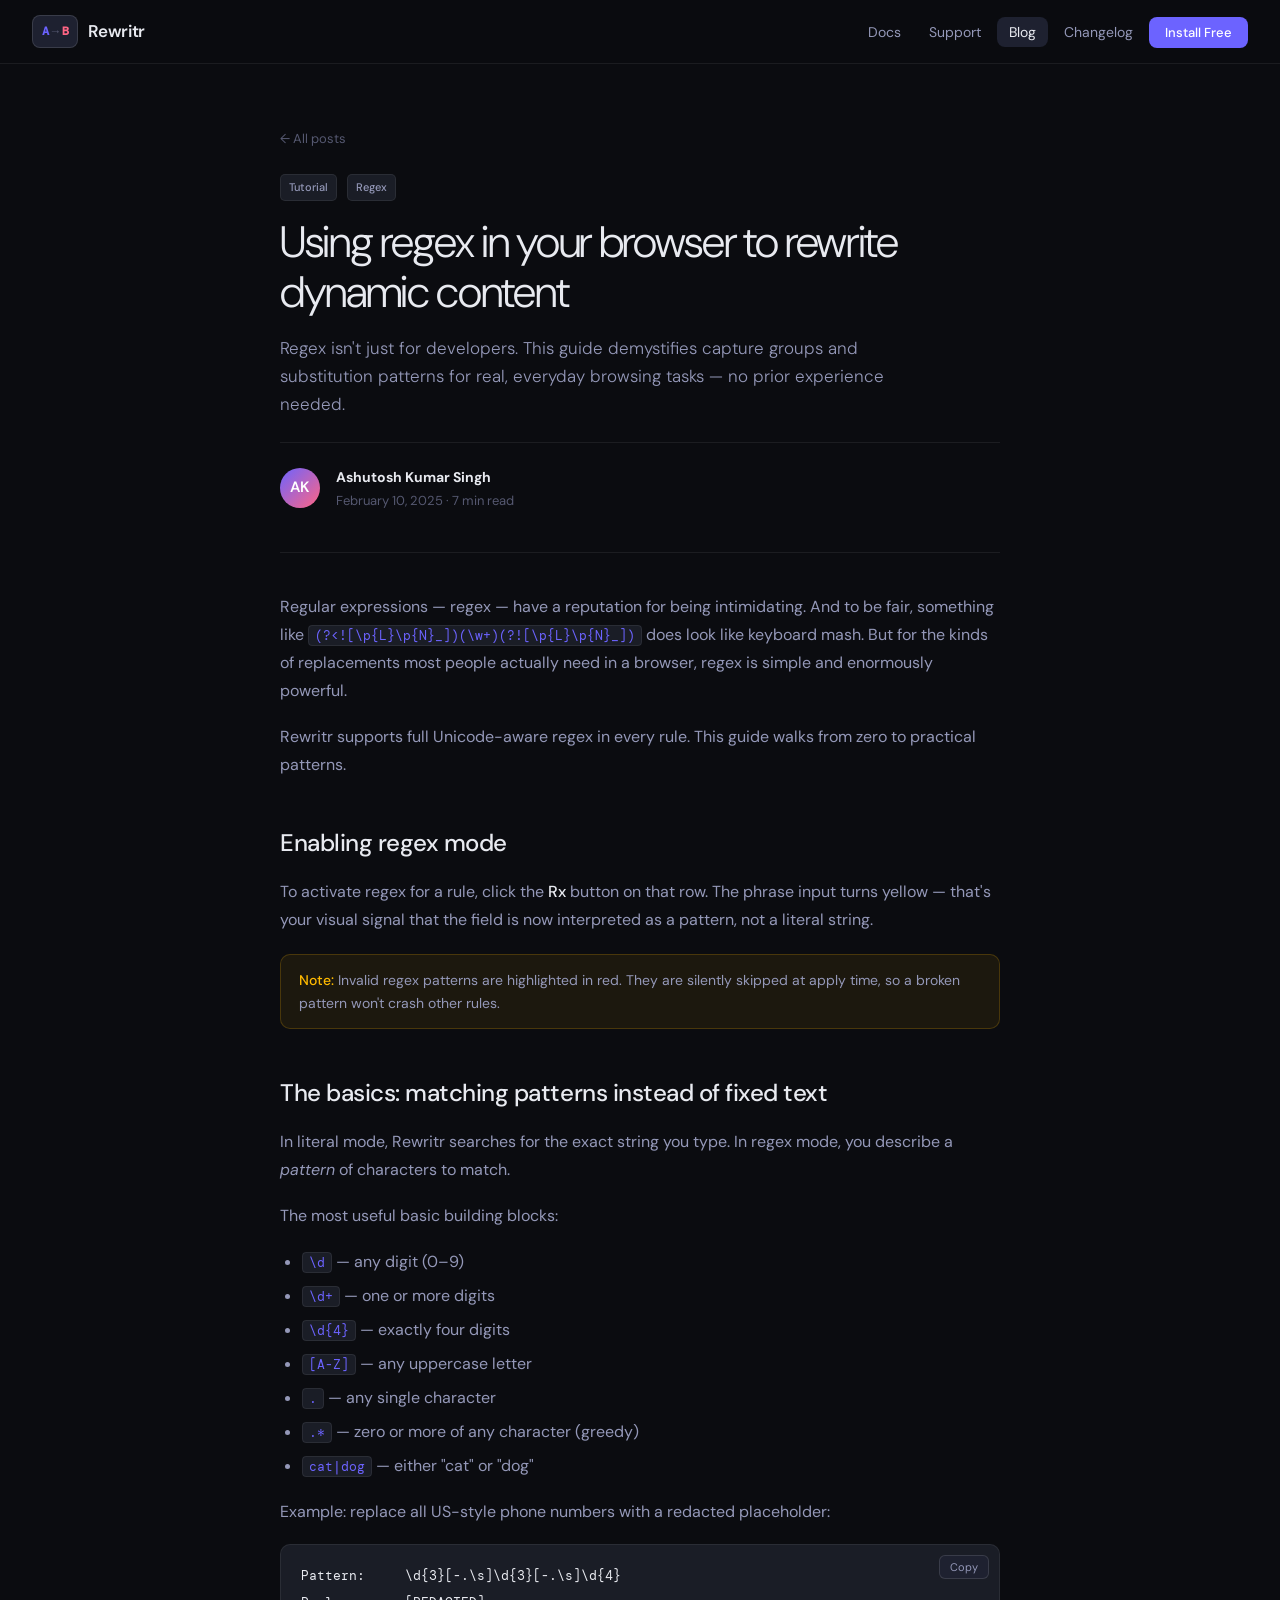
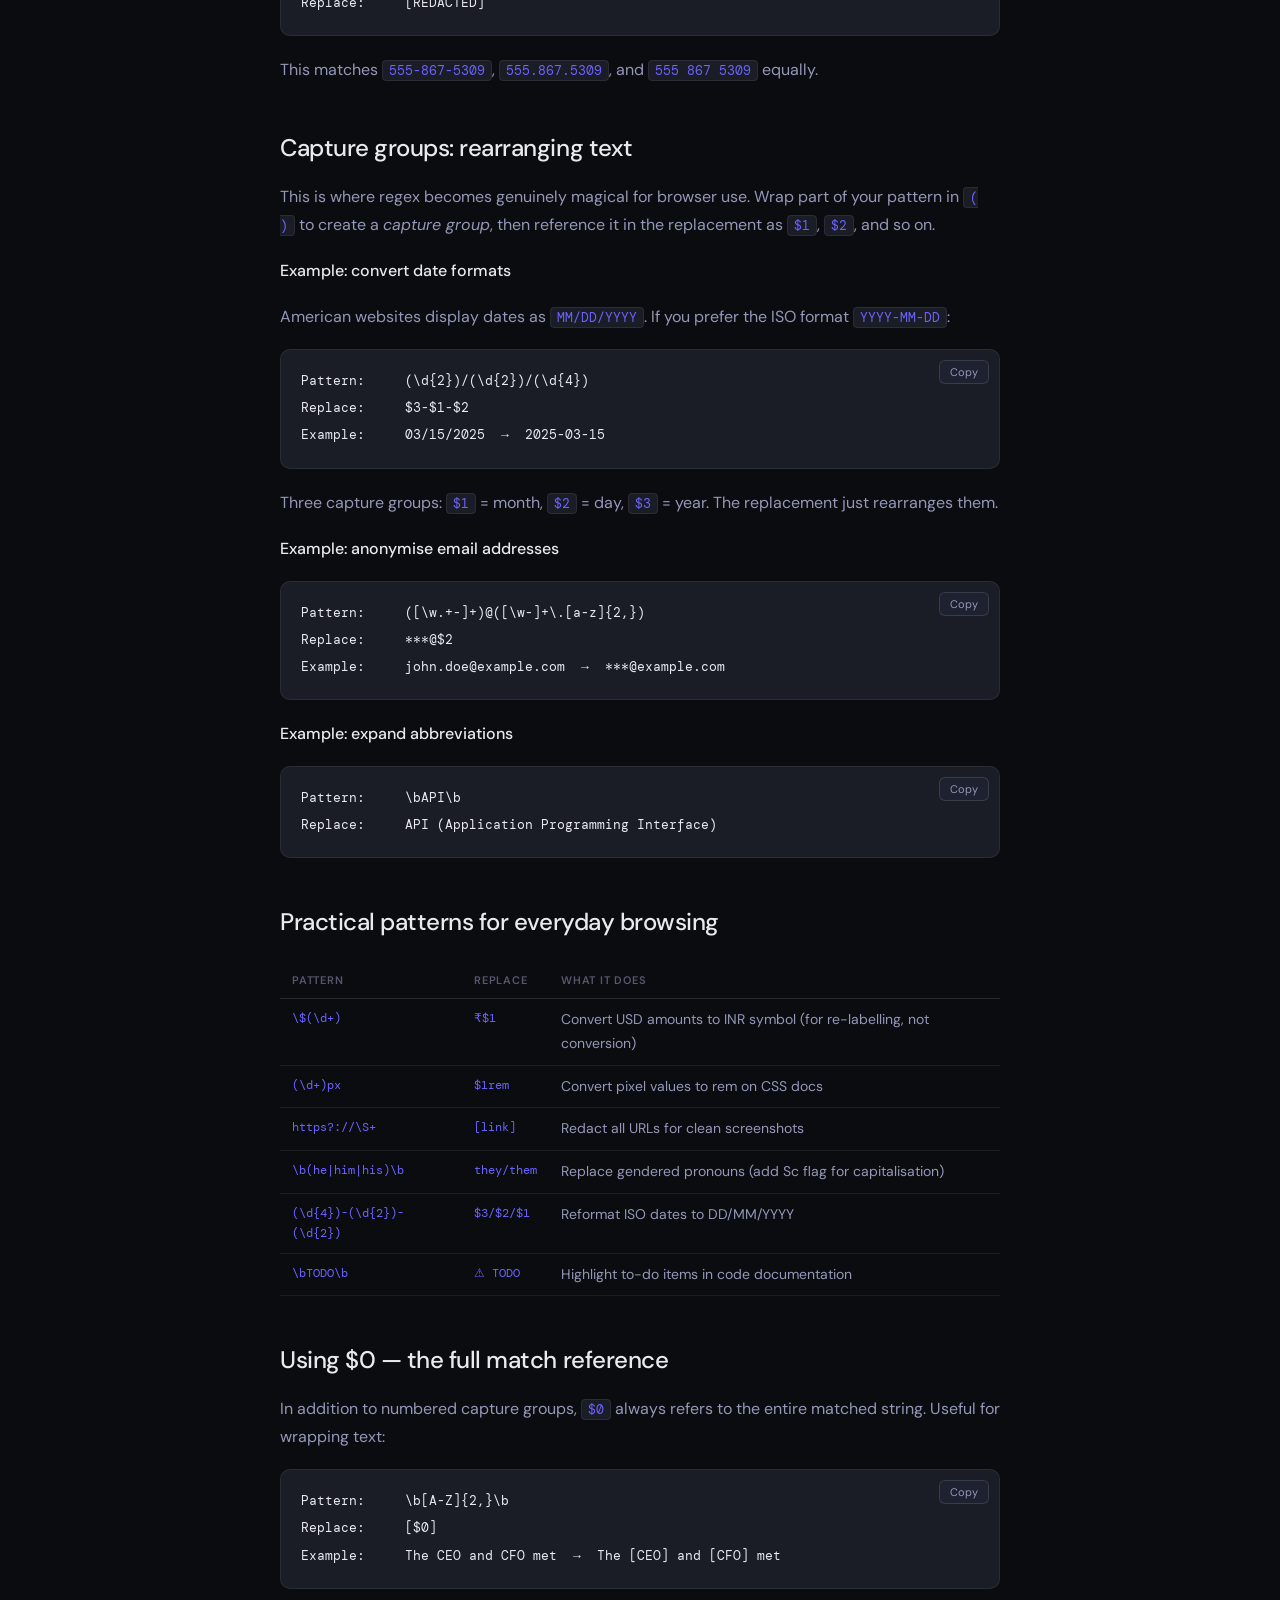
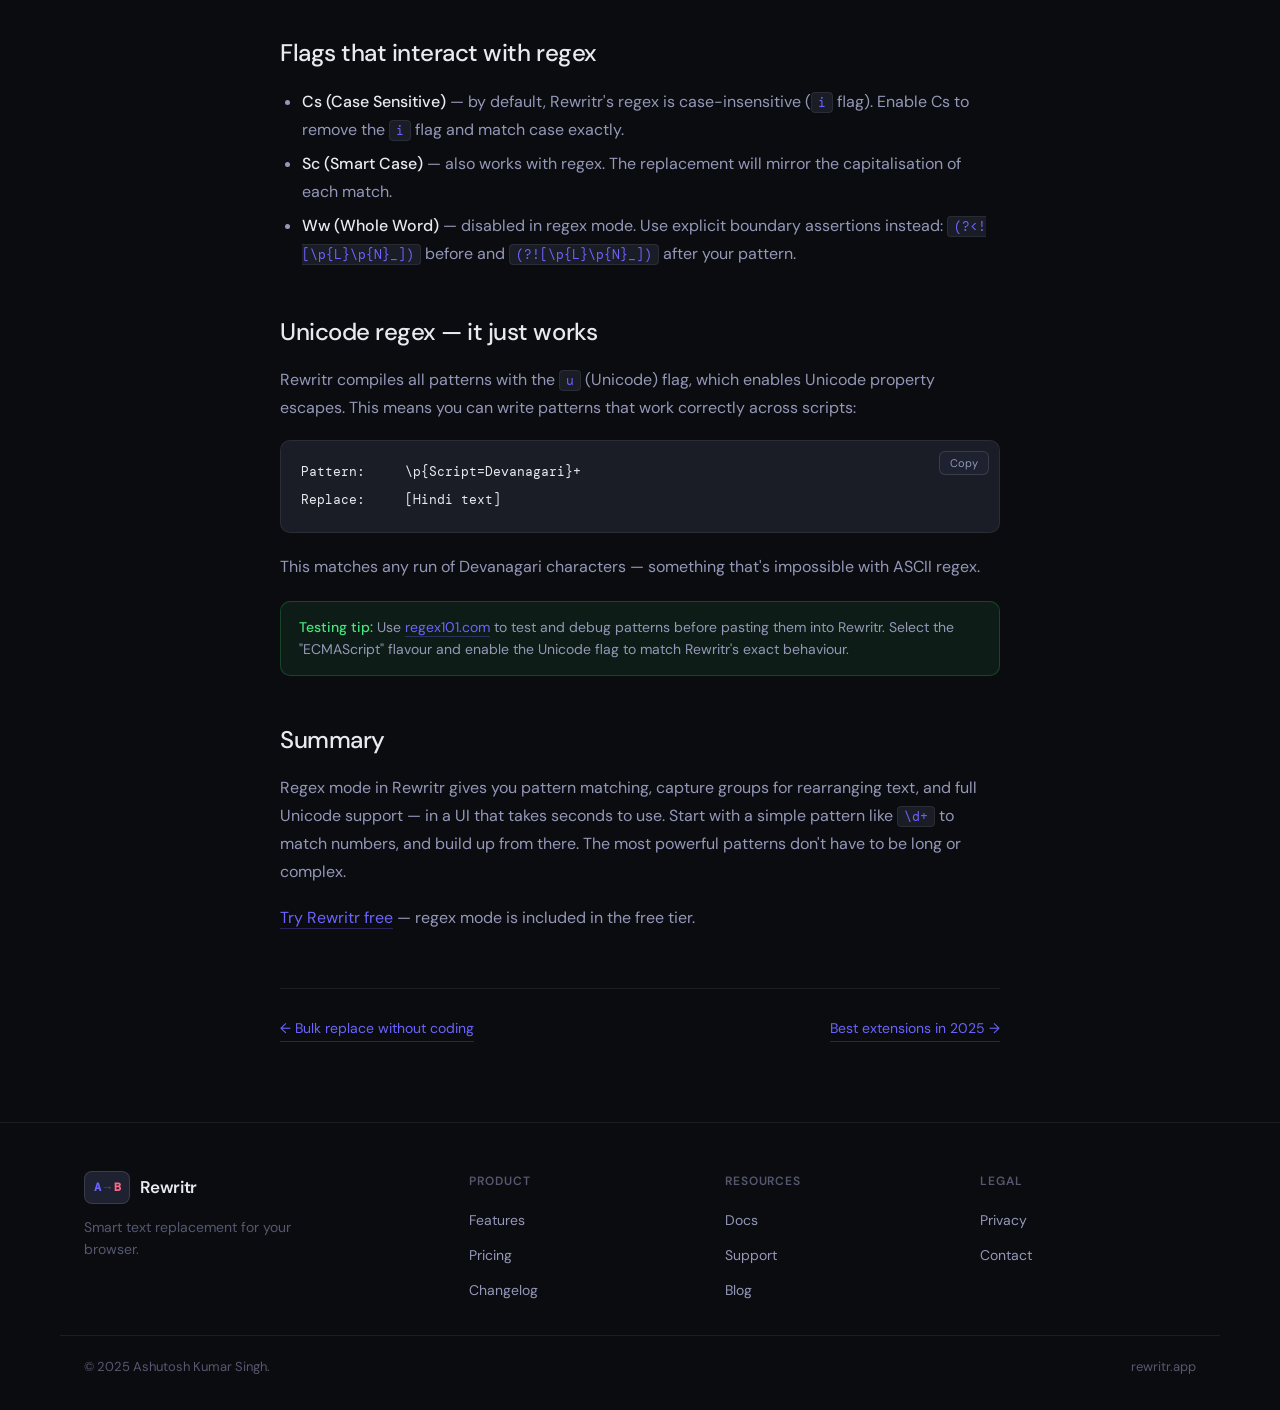
<file: blog/regex-browser-text-replacement.html>
<!DOCTYPE html>
<html lang="en">
<head>
  <meta charset="UTF-8" />
  <meta name="viewport" content="width=device-width, initial-scale=1.0" />
  <title>Using regex in your browser to rewrite dynamic content — Rewritr Blog</title>
  <meta name="description" content="Learn how to use regular expressions in Rewritr to match patterns, use capture groups, and rewrite dynamic content in any webpage." />
  <link rel="canonical" href="https://rewritr.app/blog/regex-browser-text-replacement.html" />
  <meta property="og:title" content="Using regex in your browser to rewrite dynamic content" />
  <meta property="og:description" content="Regex isn't just for developers. This guide demystifies capture groups and substitution patterns for real browsing tasks." />
  <meta property="og:type" content="article" />
  <meta property="og:url" content="https://rewritr.app/blog/regex-browser-text-replacement.html" />
  <meta name="author" content="Ashutosh Kumar Singh" />
  <script type="application/ld+json">
  {
    "@context": "https://schema.org",
    "@type": "BlogPosting",
    "headline": "Using regex in your browser to rewrite dynamic content",
    "description": "How to use regex mode in Rewritr for pattern-based text replacement in the browser.",
    "author": { "@type": "Person", "name": "Ashutosh Kumar Singh" },
    "publisher": { "@type": "Organization", "name": "Rewritr", "url": "https://rewritr.app" },
    "datePublished": "2025-02-10",
    "dateModified": "2025-04-01",
    "mainEntityOfPage": "https://rewritr.app/blog/regex-browser-text-replacement.html"
  }
  </script>
  <link rel="stylesheet" href="../css/style.css" />
  <style>
    .blog-hero { padding: 60px 0 40px; border-bottom: 1px solid var(--border); margin-bottom: 40px; }
    .blog-back { font-size: 13px; color: var(--text3); display: inline-flex; align-items: center; gap: 5px; margin-bottom: 24px; transition: color 0.15s; }
    .blog-back:hover { color: var(--text2); }
    .blog-byline { display: flex; align-items: center; gap: 16px; margin-top: 24px; padding-top: 20px; border-top: 1px solid var(--border); }
    .blog-avatar { width: 40px; height: 40px; border-radius: 50%; background: linear-gradient(135deg,var(--accent),var(--accent2)); display: flex; align-items: center; justify-content: center; font-size: 15px; font-weight: 600; color: #fff; flex-shrink: 0; }
    .blog-byline-info p { font-size: 13px; color: var(--text3); }
    .blog-byline-info strong { font-size: 14px; color: var(--text); }
    .copy-btn { position: absolute; top: 10px; right: 10px; background: var(--surface); border: 1px solid var(--border2); color: var(--text2); border-radius: 6px; padding: 4px 10px; font-size: 11px; cursor: pointer; font-family: var(--font); transition: all 0.15s; }
    .copy-btn:hover { background: var(--accent); color: #fff; border-color: var(--accent); }
    .tip { background: rgba(67,233,123,0.07); border: 1px solid rgba(67,233,123,0.2); border-radius: var(--radius); padding: 14px 18px; margin: 20px 0; font-size: 14px; color: var(--text2); line-height: 1.6; }
    .tip strong { color: #43e97b; }
    .warn { background: rgba(255,184,0,0.07); border: 1px solid rgba(255,184,0,0.2); border-radius: var(--radius); padding: 14px 18px; margin: 20px 0; font-size: 14px; color: var(--text2); line-height: 1.6; }
    .warn strong { color: #ffba00; }
    .example-table { width: 100%; border-collapse: collapse; margin: 20px 0; font-size: 13px; }
    .example-table th { text-align: left; font-size: 11px; font-weight: 600; letter-spacing: 0.07em; text-transform: uppercase; color: var(--text3); padding: 8px 12px; border-bottom: 1px solid var(--border2); }
    .example-table td { padding: 9px 12px; border-bottom: 1px solid var(--border); color: var(--text2); vertical-align: top; }
    .example-table td:first-child, .example-table td:nth-child(2) { font-family: var(--mono); font-size: 12px; color: var(--accent); }
    .post-nav { display: flex; justify-content: space-between; gap: 16px; margin-top: 56px; padding-top: 28px; border-top: 1px solid var(--border); font-size: 14px; color: var(--text2); }
    .post-nav a { transition: color 0.15s; }
    .post-nav a:hover { color: var(--accent); }
  </style>
</head>
<body>

<nav class="nav" role="navigation" aria-label="Main navigation">
  <a href="/" class="nav-logo"><div class="nav-logo-mark"><span class="nav-logo-a">A</span><span class="nav-logo-arr">→</span><span class="nav-logo-b">B</span></div>Rewritr</a>
  <ul class="nav-links" role="list">
    <li><a href="/docs/">Docs</a></li>
    <li><a href="/support/">Support</a></li>
    <li><a href="/blog/" class="active">Blog</a></li>
    <li><a href="/changelog/">Changelog</a></li>
    <li><a href="/#install" class="nav-cta">Install Free</a></li>
  </ul>
  <button class="nav-hamburger" aria-label="Toggle menu" aria-expanded="false"><span></span><span></span><span></span></button>
</nav>

<div class="page">
  <div class="container">
    <div style="max-width:720px;margin:0 auto">

      <div class="blog-hero">
        <a href="/blog/" class="blog-back">← All posts</a>
        <div style="display:flex;gap:10px;margin-bottom:16px">
          <span class="tag">Tutorial</span>
          <span class="tag">Regex</span>
        </div>
        <h1 style="font-size:clamp(28px,5vw,44px);font-weight:300;letter-spacing:-0.03em;line-height:1.15;margin-bottom:16px">Using regex in your browser to rewrite dynamic content</h1>
        <p style="font-size:17px;color:var(--text2);line-height:1.65;max-width:620px;font-weight:300">Regex isn't just for developers. This guide demystifies capture groups and substitution patterns for real, everyday browsing tasks — no prior experience needed.</p>
        <div class="blog-byline">
          <div class="blog-avatar">AK</div>
          <div class="blog-byline-info">
            <strong>Ashutosh Kumar Singh</strong>
            <p>February 10, 2025 · 7 min read</p>
          </div>
        </div>
      </div>

      <article class="prose">
        <p>Regular expressions — regex — have a reputation for being intimidating. And to be fair, something like <code>(?&lt;![\p{L}\p{N}_])(\w+)(?![\p{L}\p{N}_])</code> does look like keyboard mash. But for the kinds of replacements most people actually need in a browser, regex is simple and enormously powerful.</p>

        <p>Rewritr supports full Unicode-aware regex in every rule. This guide walks from zero to practical patterns.</p>

        <h2>Enabling regex mode</h2>
        <p>To activate regex for a rule, click the <strong>Rx</strong> button on that row. The phrase input turns yellow — that's your visual signal that the field is now interpreted as a pattern, not a literal string.</p>

        <div class="warn"><strong>Note:</strong> Invalid regex patterns are highlighted in red. They are silently skipped at apply time, so a broken pattern won't crash other rules.</div>

        <h2>The basics: matching patterns instead of fixed text</h2>
        <p>In literal mode, Rewritr searches for the exact string you type. In regex mode, you describe a <em>pattern</em> of characters to match.</p>

        <p>The most useful basic building blocks:</p>
        <ul>
          <li><code>\d</code> — any digit (0–9)</li>
          <li><code>\d+</code> — one or more digits</li>
          <li><code>\d{4}</code> — exactly four digits</li>
          <li><code>[A-Z]</code> — any uppercase letter</li>
          <li><code>.</code> — any single character</li>
          <li><code>.*</code> — zero or more of any character (greedy)</li>
          <li><code>cat|dog</code> — either "cat" or "dog"</li>
        </ul>

        <p>Example: replace all US-style phone numbers with a redacted placeholder:</p>
        <pre><code>Pattern:     \d{3}[-.\s]\d{3}[-.\s]\d{4}
Replace:     [REDACTED]</code></pre>
        <p>This matches <code>555-867-5309</code>, <code>555.867.5309</code>, and <code>555 867 5309</code> equally.</p>

        <h2>Capture groups: rearranging text</h2>
        <p>This is where regex becomes genuinely magical for browser use. Wrap part of your pattern in <code>( )</code> to create a <em>capture group</em>, then reference it in the replacement as <code>$1</code>, <code>$2</code>, and so on.</p>

        <p><strong>Example: convert date formats</strong></p>
        <p>American websites display dates as <code>MM/DD/YYYY</code>. If you prefer the ISO format <code>YYYY-MM-DD</code>:</p>
        <pre><code>Pattern:     (\d{2})/(\d{2})/(\d{4})
Replace:     $3-$1-$2
Example:     03/15/2025  →  2025-03-15</code></pre>
        <p>Three capture groups: <code>$1</code> = month, <code>$2</code> = day, <code>$3</code> = year. The replacement just rearranges them.</p>

        <p><strong>Example: anonymise email addresses</strong></p>
        <pre><code>Pattern:     ([\w.+-]+)@([\w-]+\.[a-z]{2,})
Replace:     ***@$2
Example:     john.doe@example.com  →  ***@example.com</code></pre>

        <p><strong>Example: expand abbreviations</strong></p>
        <pre><code>Pattern:     \bAPI\b
Replace:     API (Application Programming Interface)
</code></pre>

        <h2>Practical patterns for everyday browsing</h2>

        <table class="example-table">
          <thead><tr><th>Pattern</th><th>Replace</th><th>What it does</th></tr></thead>
          <tbody>
            <tr><td>\$(\d+)</td><td>₹$1</td><td>Convert USD amounts to INR symbol (for re-labelling, not conversion)</td></tr>
            <tr><td>(\d+)px</td><td>$1rem</td><td>Convert pixel values to rem on CSS docs</td></tr>
            <tr><td>https?://\S+</td><td>[link]</td><td>Redact all URLs for clean screenshots</td></tr>
            <tr><td>\b(he|him|his)\b</td><td>they/them</td><td>Replace gendered pronouns (add Sc flag for capitalisation)</td></tr>
            <tr><td>(\d{4})-(\d{2})-(\d{2})</td><td>$3/$2/$1</td><td>Reformat ISO dates to DD/MM/YYYY</td></tr>
            <tr><td>\bTODO\b</td><td>⚠ TODO</td><td>Highlight to-do items in code documentation</td></tr>
          </tbody>
        </table>

        <h2>Using $0 — the full match reference</h2>
        <p>In addition to numbered capture groups, <code>$0</code> always refers to the entire matched string. Useful for wrapping text:</p>
        <pre><code>Pattern:     \b[A-Z]{2,}\b
Replace:     [$0]
Example:     The CEO and CFO met  →  The [CEO] and [CFO] met</code></pre>

        <h2>Flags that interact with regex</h2>
        <ul>
          <li><strong>Cs (Case Sensitive)</strong> — by default, Rewritr's regex is case-insensitive (<code>i</code> flag). Enable Cs to remove the <code>i</code> flag and match case exactly.</li>
          <li><strong>Sc (Smart Case)</strong> — also works with regex. The replacement will mirror the capitalisation of each match.</li>
          <li><strong>Ww (Whole Word)</strong> — disabled in regex mode. Use explicit boundary assertions instead: <code>(?&lt;![\p{L}\p{N}_])</code> before and <code>(?![\p{L}\p{N}_])</code> after your pattern.</li>
        </ul>

        <h2>Unicode regex — it just works</h2>
        <p>Rewritr compiles all patterns with the <code>u</code> (Unicode) flag, which enables Unicode property escapes. This means you can write patterns that work correctly across scripts:</p>
        <pre><code>Pattern:     \p{Script=Devanagari}+
Replace:     [Hindi text]
</code></pre>
        <p>This matches any run of Devanagari characters — something that's impossible with ASCII regex.</p>

        <div class="tip"><strong>Testing tip:</strong> Use <a href="https://regex101.com" target="_blank" rel="noopener">regex101.com</a> to test and debug patterns before pasting them into Rewritr. Select the "ECMAScript" flavour and enable the Unicode flag to match Rewritr's exact behaviour.</div>

        <h2>Summary</h2>
        <p>Regex mode in Rewritr gives you pattern matching, capture groups for rearranging text, and full Unicode support — in a UI that takes seconds to use. Start with a simple pattern like <code>\d+</code> to match numbers, and build up from there. The most powerful patterns don't have to be long or complex.</p>

        <p><a href="https://rewritr.app/#install">Try Rewritr free</a> — regex mode is included in the free tier.</p>

        <div class="post-nav">
          <a href="bulk-replace-text-browser.html">← Bulk replace without coding</a>
          <a href="best-text-replacement-extensions-2025.html">Best extensions in 2025 →</a>
        </div>
      </article>
    </div>
  </div>
</div>

<footer class="footer" role="contentinfo">
  <div class="footer-inner">
    <div class="footer-brand"><a href="/" class="nav-logo" style="display:inline-flex"><div class="nav-logo-mark"><span class="nav-logo-a">A</span><span class="nav-logo-arr">→</span><span class="nav-logo-b">B</span></div>Rewritr</a><p>Smart text replacement for your browser.</p></div>
    <div class="footer-col"><h4>Product</h4><ul><li><a href="/#features">Features</a></li><li><a href="/#pricing">Pricing</a></li><li><a href="/changelog/">Changelog</a></li></ul></div>
    <div class="footer-col"><h4>Resources</h4><ul><li><a href="/docs/">Docs</a></li><li><a href="/support/">Support</a></li><li><a href="/blog/">Blog</a></li></ul></div>
    <div class="footer-col"><h4>Legal</h4><ul><li><a href="/privacy/">Privacy</a></li><li><a href="mailto:ashutoshsingh5888@gmail.com">Contact</a></li></ul></div>
  </div>
  <div class="footer-bottom"><span>© 2025 Ashutosh Kumar Singh.</span><span>rewritr.app</span></div>
</footer>
<script src="../js/main.js"></script>
</body>
</html>
</file>
<file: css/style.css>
@import url('https://fonts.googleapis.com/css2?family=Instrument+Serif:ital@0;1&family=DM+Sans:ital,opsz,wght@0,9..40,300;0,9..40,400;0,9..40,500;0,9..40,600;1,9..40,300&family=DM+Mono:wght@400;500&display=swap');

:root {
  --bg: #0b0c10;
  --bg2: #12141a;
  --bg3: #1a1d26;
  --surface: #1e2130;
  --border: rgba(255,255,255,0.07);
  --border2: rgba(255,255,255,0.12);
  --accent: #6c63ff;
  --accent2: #ff6584;
  --accent3: #43e97b;
  --text: #e8eaf0;
  --text2: #9498b8;
  --text3: #555870;
  --radius: 10px;
  --radius-lg: 16px;
  --font: 'DM Sans', sans-serif;
  --serif: 'Instrument Serif', serif;
  --mono: 'DM Mono', monospace;
  --max: 1160px;
  --nav-h: 64px;
}

*, *::before, *::after { box-sizing: border-box; margin: 0; padding: 0; }

html { scroll-behavior: smooth; }

body {
  background: var(--bg);
  color: var(--text);
  font-family: var(--font);
  font-size: 16px;
  line-height: 1.7;
  -webkit-font-smoothing: antialiased;
}

a { color: inherit; text-decoration: none; }
img { max-width: 100%; }

/* ── NAV ──────────────────────────────────────────────── */
.nav {
  position: fixed;
  top: 0; left: 0; right: 0;
  height: var(--nav-h);
  display: flex;
  align-items: center;
  justify-content: space-between;
  padding: 0 32px;
  background: rgba(11,12,16,0.85);
  backdrop-filter: blur(18px);
  -webkit-backdrop-filter: blur(18px);
  border-bottom: 1px solid var(--border);
  z-index: 100;
}

.nav-logo {
  display: flex;
  align-items: center;
  gap: 10px;
  font-weight: 600;
  font-size: 17px;
  letter-spacing: -0.02em;
}

.nav-logo-mark {
  display: flex;
  align-items: center;
  gap: 3px;
  background: var(--surface);
  border: 1px solid var(--border2);
  border-radius: 8px;
  padding: 5px 9px;
  font-family: var(--mono);
  font-size: 12px;
}
.nav-logo-a { color: var(--accent); }
.nav-logo-arr { color: var(--text3); }
.nav-logo-b { color: var(--accent2); }

.nav-links {
  display: flex;
  align-items: center;
  gap: 4px;
  list-style: none;
}
.nav-links a {
  padding: 6px 12px;
  border-radius: 8px;
  font-size: 14px;
  color: var(--text2);
  transition: all 0.15s;
}
.nav-links a:hover, .nav-links a.active { background: var(--surface); color: var(--text); }

.nav-cta {
  background: var(--accent);
  color: #fff !important;
  padding: 7px 16px !important;
  border-radius: 8px !important;
  font-weight: 500;
  font-size: 13px !important;
}
.nav-cta:hover { background: #7b74ff !important; color: #fff !important; }

.nav-hamburger {
  display: none;
  flex-direction: column;
  gap: 5px;
  cursor: pointer;
  padding: 6px;
}
.nav-hamburger span {
  display: block;
  width: 22px;
  height: 1.5px;
  background: var(--text2);
  border-radius: 2px;
  transition: all 0.2s;
}

/* ── LAYOUT ───────────────────────────────────────────── */
.page { padding-top: var(--nav-h); min-height: 100vh; }
.container { max-width: var(--max); margin: 0 auto; padding: 0 24px; }

/* ── BUTTONS ──────────────────────────────────────────── */
.btn {
  display: inline-flex;
  align-items: center;
  gap: 8px;
  padding: 11px 22px;
  border-radius: var(--radius);
  font-family: var(--font);
  font-size: 14px;
  font-weight: 500;
  cursor: pointer;
  border: none;
  transition: all 0.18s;
  text-decoration: none;
}
.btn-primary { background: var(--accent); color: #fff; }
.btn-primary:hover { background: #7b74ff; transform: translateY(-1px); box-shadow: 0 8px 24px rgba(108,99,255,0.35); }
.btn-outline { background: transparent; border: 1px solid var(--border2); color: var(--text); }
.btn-outline:hover { background: var(--surface); border-color: var(--accent); }
.btn-sm { padding: 7px 14px; font-size: 13px; }

/* ── BADGE ────────────────────────────────────────────── */
.badge {
  display: inline-block;
  font-size: 11px;
  font-weight: 600;
  letter-spacing: 0.06em;
  text-transform: uppercase;
  padding: 3px 9px;
  border-radius: 99px;
  border: 1px solid;
}
.badge-accent { border-color: rgba(108,99,255,0.4); color: #a89fff; background: rgba(108,99,255,0.1); }
.badge-green { border-color: rgba(67,233,123,0.4); color: #43e97b; background: rgba(67,233,123,0.08); }
.badge-pink { border-color: rgba(255,101,132,0.4); color: #ff8fa3; background: rgba(255,101,132,0.08); }

/* ── CARDS ────────────────────────────────────────────── */
.card {
  background: var(--bg2);
  border: 1px solid var(--border);
  border-radius: var(--radius-lg);
  padding: 28px;
  transition: border-color 0.2s;
}
.card:hover { border-color: var(--border2); }

/* ── SECTION TITLES ───────────────────────────────────── */
.section-label {
  font-size: 11px;
  font-weight: 600;
  letter-spacing: 0.1em;
  text-transform: uppercase;
  color: var(--accent);
  margin-bottom: 12px;
}
.section-title {
  font-size: clamp(28px, 4vw, 42px);
  font-weight: 300;
  line-height: 1.2;
  letter-spacing: -0.03em;
  color: var(--text);
}
.section-title em { font-family: var(--serif); font-style: italic; font-weight: 400; color: var(--accent2); }
.section-sub {
  font-size: 17px;
  color: var(--text2);
  max-width: 560px;
  margin-top: 12px;
  font-weight: 300;
  line-height: 1.65;
}

/* ── FOOTER ───────────────────────────────────────────── */
.footer {
  border-top: 1px solid var(--border);
  background: var(--bg);
  padding: 48px 0 32px;
  margin-top: 80px;
}
.footer-inner {
  max-width: var(--max);
  margin: 0 auto;
  padding: 0 24px;
  display: grid;
  grid-template-columns: 1.6fr 1fr 1fr 1fr;
  gap: 40px;
}
.footer-brand p { font-size: 14px; color: var(--text3); margin-top: 12px; line-height: 1.6; max-width: 260px; }
.footer-col h4 { font-size: 12px; font-weight: 600; letter-spacing: 0.08em; text-transform: uppercase; color: var(--text3); margin-bottom: 14px; }
.footer-col ul { list-style: none; display: flex; flex-direction: column; gap: 8px; }
.footer-col ul a { font-size: 14px; color: var(--text2); transition: color 0.15s; }
.footer-col ul a:hover { color: var(--text); }
.footer-bottom {
  max-width: var(--max);
  margin: 32px auto 0;
  padding: 20px 24px 0;
  border-top: 1px solid var(--border);
  display: flex;
  align-items: center;
  justify-content: space-between;
  font-size: 13px;
  color: var(--text3);
}

/* ── PROSE (docs/blog) ────────────────────────────────── */
.prose {
  max-width: 720px;
}
.prose h1 { font-size: 38px; font-weight: 300; letter-spacing: -0.03em; line-height: 1.2; margin-bottom: 16px; }
.prose h2 { font-size: 24px; font-weight: 500; letter-spacing: -0.02em; margin: 44px 0 14px; color: var(--text); }
.prose h3 { font-size: 18px; font-weight: 500; margin: 32px 0 10px; color: var(--text); }
.prose p { color: var(--text2); margin-bottom: 18px; line-height: 1.75; }
.prose ul, .prose ol { color: var(--text2); margin: 0 0 18px 22px; line-height: 1.75; }
.prose li { margin-bottom: 6px; }
.prose code {
  font-family: var(--mono);
  font-size: 13px;
  background: var(--bg3);
  border: 1px solid var(--border);
  border-radius: 4px;
  padding: 1px 6px;
  color: var(--accent);
}
.prose pre {
  background: var(--bg3);
  border: 1px solid var(--border);
  border-radius: var(--radius);
  padding: 18px 20px;
  overflow-x: auto;
  margin-bottom: 20px;
}
.prose pre code { background: none; border: none; padding: 0; color: var(--text); }
.prose a { color: var(--accent); border-bottom: 1px solid rgba(108,99,255,0.3); transition: border-color 0.15s; }
.prose a:hover { border-color: var(--accent); }
.prose blockquote {
  border-left: 3px solid var(--accent);
  padding: 2px 20px;
  margin: 24px 0;
  color: var(--text2);
  font-style: italic;
}
.prose hr { border: none; border-top: 1px solid var(--border); margin: 40px 0; }
.prose strong { color: var(--text); font-weight: 500; }
.prose table { width: 100%; border-collapse: collapse; margin-bottom: 20px; }
.prose th { font-size: 12px; font-weight: 600; letter-spacing: 0.06em; text-transform: uppercase; color: var(--text3); text-align: left; padding: 8px 12px; border-bottom: 1px solid var(--border2); }
.prose td { padding: 10px 12px; border-bottom: 1px solid var(--border); font-size: 14px; color: var(--text2); }

/* ── SIDEBAR LAYOUT (docs/support) ───────────────────── */
.with-sidebar {
  display: grid;
  grid-template-columns: 240px 1fr;
  gap: 48px;
  align-items: start;
  padding-top: 48px;
  padding-bottom: 80px;
}
.sidebar {
  position: sticky;
  top: calc(var(--nav-h) + 24px);
}
.sidebar-section { margin-bottom: 24px; }
.sidebar-section h5 {
  font-size: 11px;
  font-weight: 600;
  letter-spacing: 0.09em;
  text-transform: uppercase;
  color: var(--text3);
  margin-bottom: 8px;
  padding: 0 10px;
}
.sidebar-section ul { list-style: none; }
.sidebar-section ul a {
  display: block;
  padding: 6px 10px;
  font-size: 14px;
  color: var(--text2);
  border-radius: 7px;
  transition: all 0.12s;
}
.sidebar-section ul a:hover { background: var(--surface); color: var(--text); }
.sidebar-section ul a.active { background: rgba(108,99,255,0.12); color: var(--accent); }

/* ── SEARCH ───────────────────────────────────────────── */
.search-bar {
  display: flex;
  align-items: center;
  gap: 8px;
  background: var(--bg2);
  border: 1px solid var(--border);
  border-radius: var(--radius);
  padding: 9px 14px;
  margin-bottom: 20px;
  transition: border-color 0.15s;
}
.search-bar:focus-within { border-color: var(--accent); }
.search-bar input {
  background: none;
  border: none;
  outline: none;
  color: var(--text);
  font-family: var(--font);
  font-size: 14px;
  flex: 1;
}
.search-bar input::placeholder { color: var(--text3); }

/* ── TAG ──────────────────────────────────────────────── */
.tag {
  display: inline-block;
  font-size: 11px;
  font-weight: 500;
  padding: 3px 8px;
  border-radius: 5px;
  background: var(--bg3);
  color: var(--text2);
  border: 1px solid var(--border);
}

/* ── RESPONSIVE ───────────────────────────────────────── */
@media (max-width: 900px) {
  .footer-inner { grid-template-columns: 1fr 1fr; }
  .with-sidebar { grid-template-columns: 1fr; }
  .sidebar { position: static; }
}
@media (max-width: 640px) {
  .nav-links { display: none; }
  .nav-hamburger { display: flex; }
  .footer-inner { grid-template-columns: 1fr; gap: 28px; }
  .footer-bottom { flex-direction: column; gap: 10px; text-align: center; }
}
</file>
